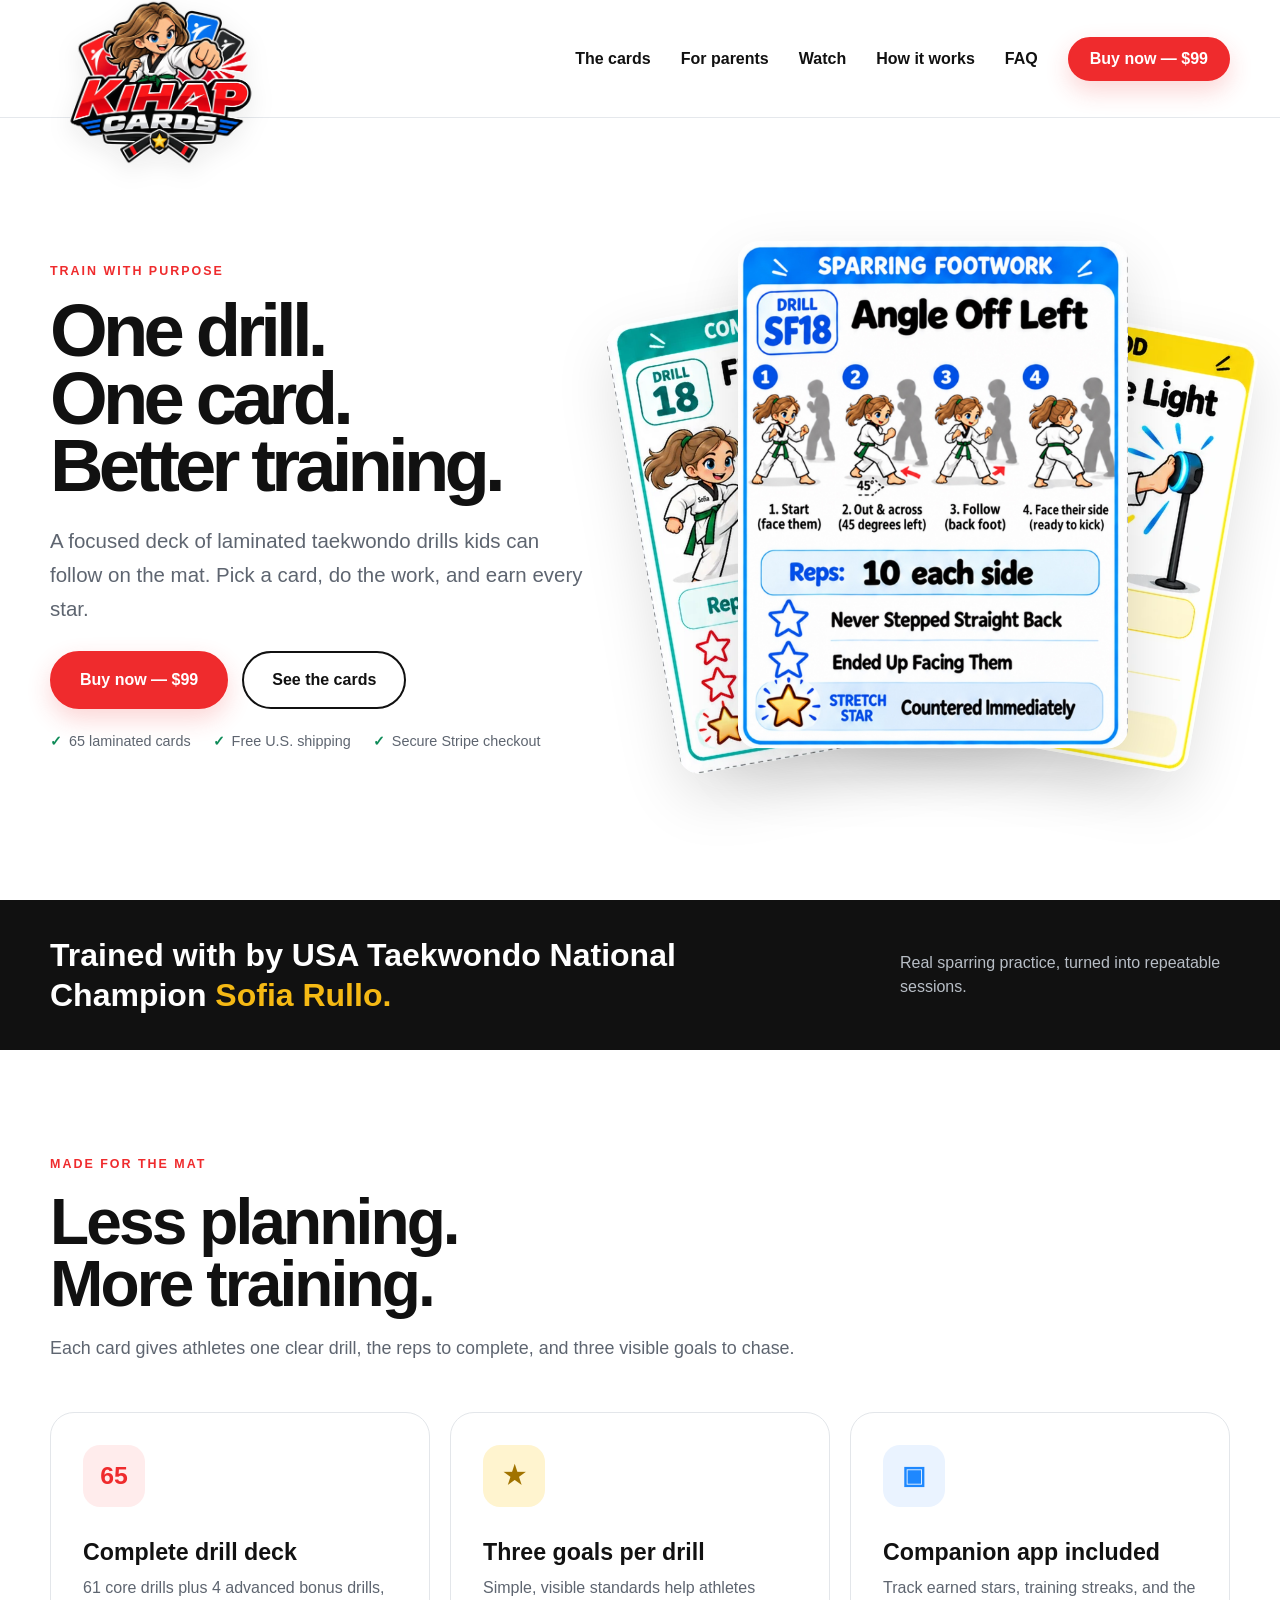
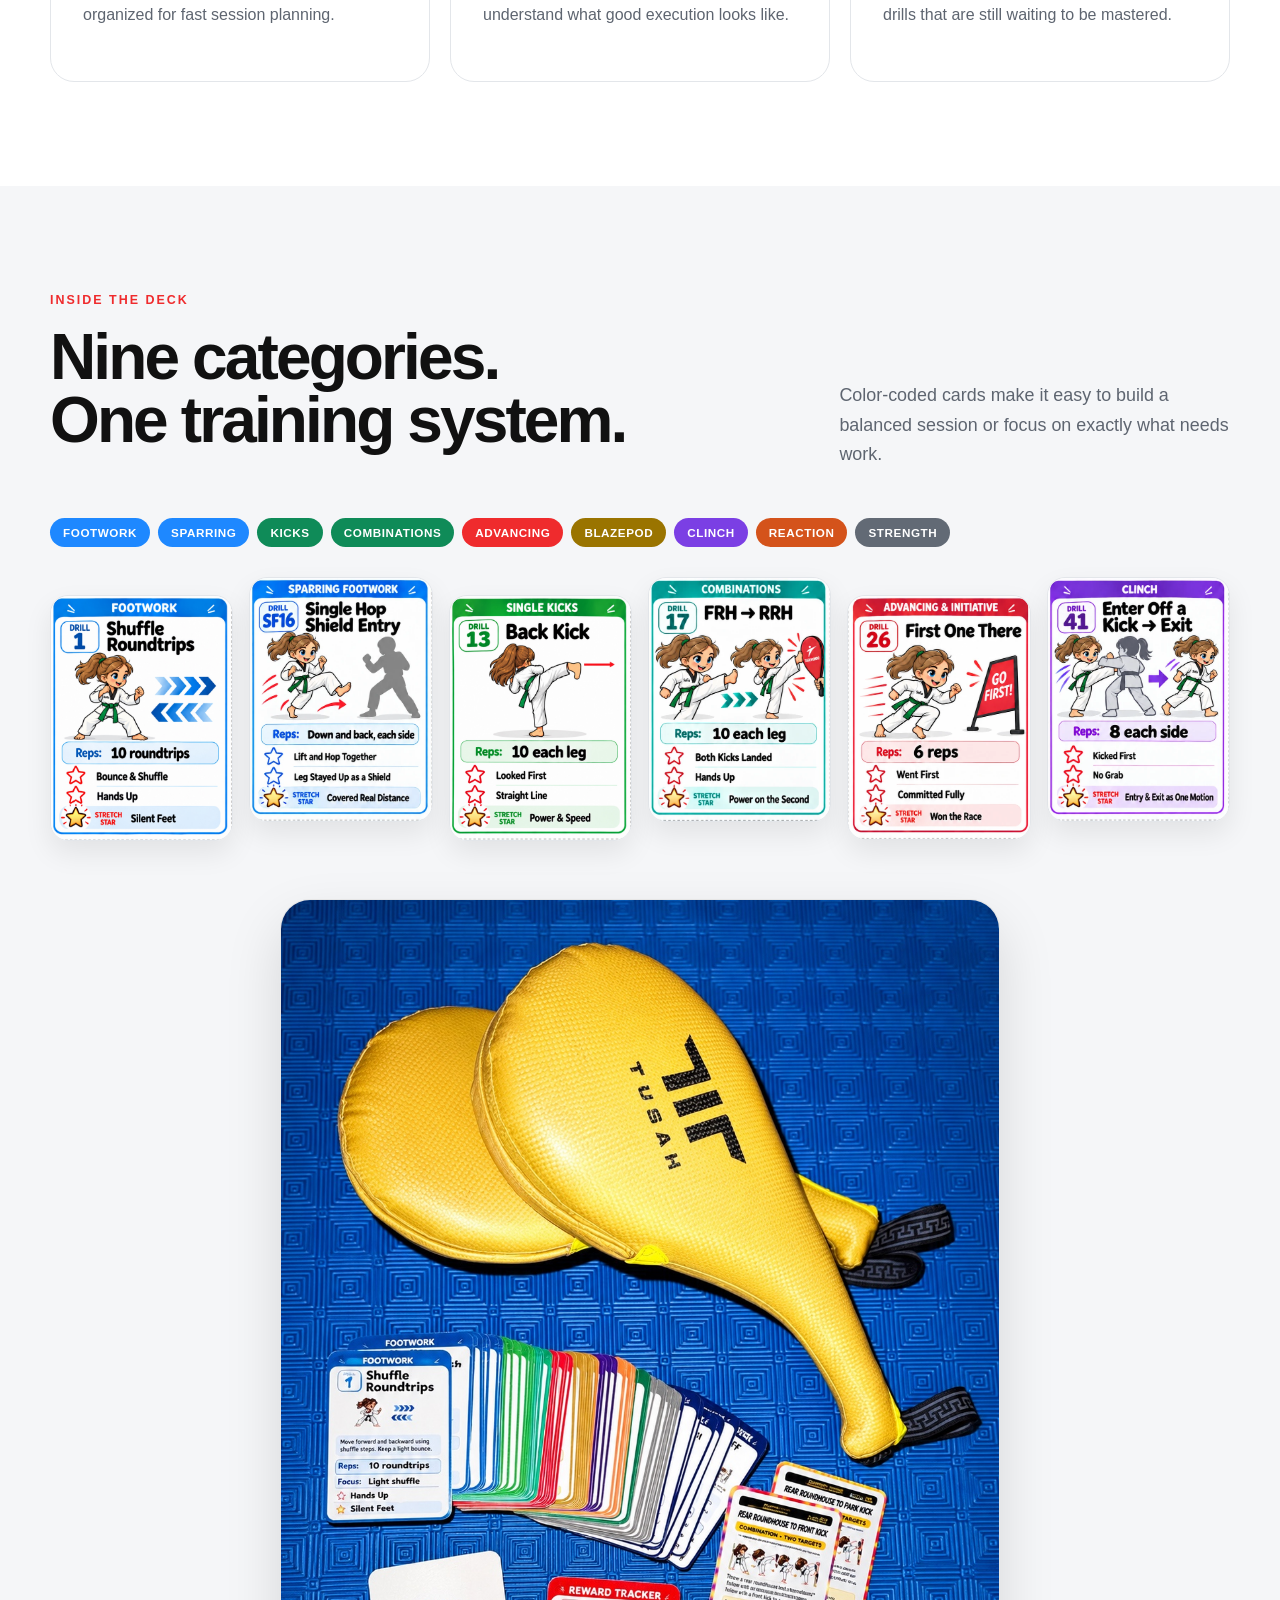
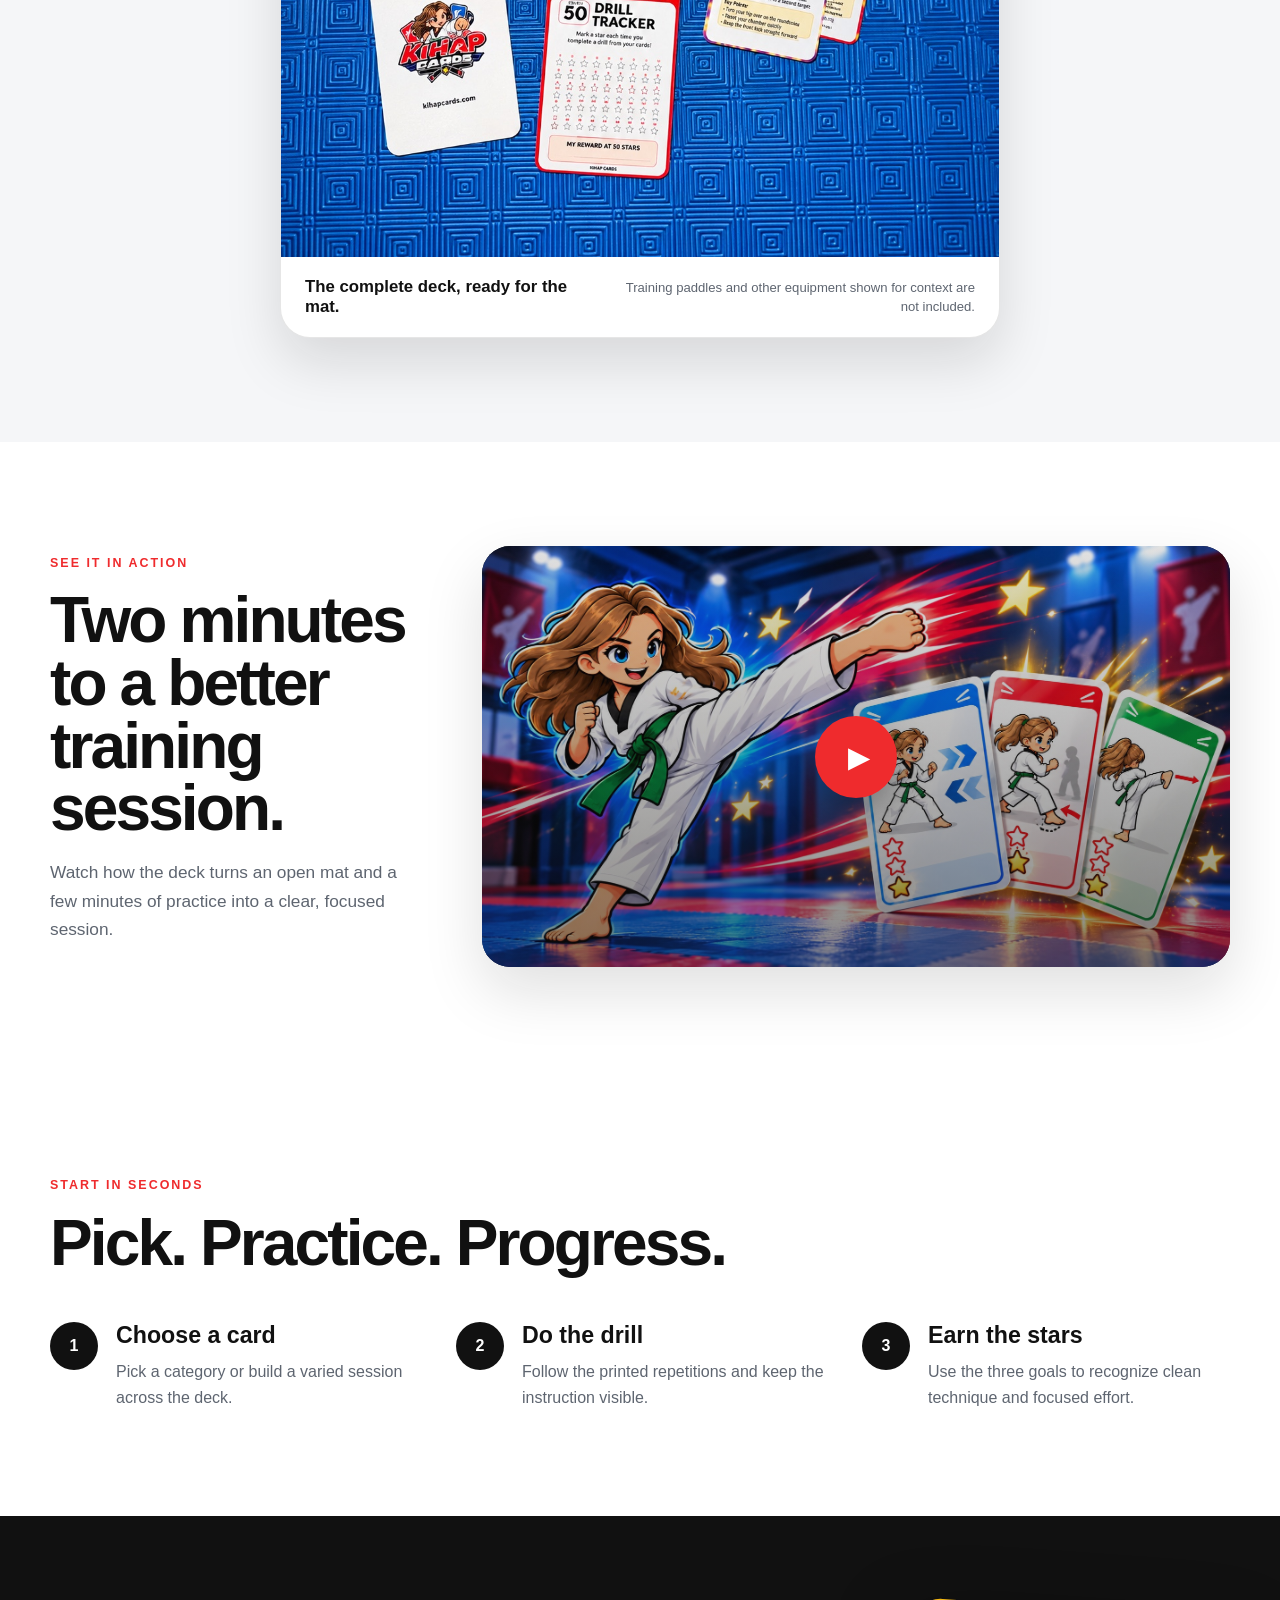
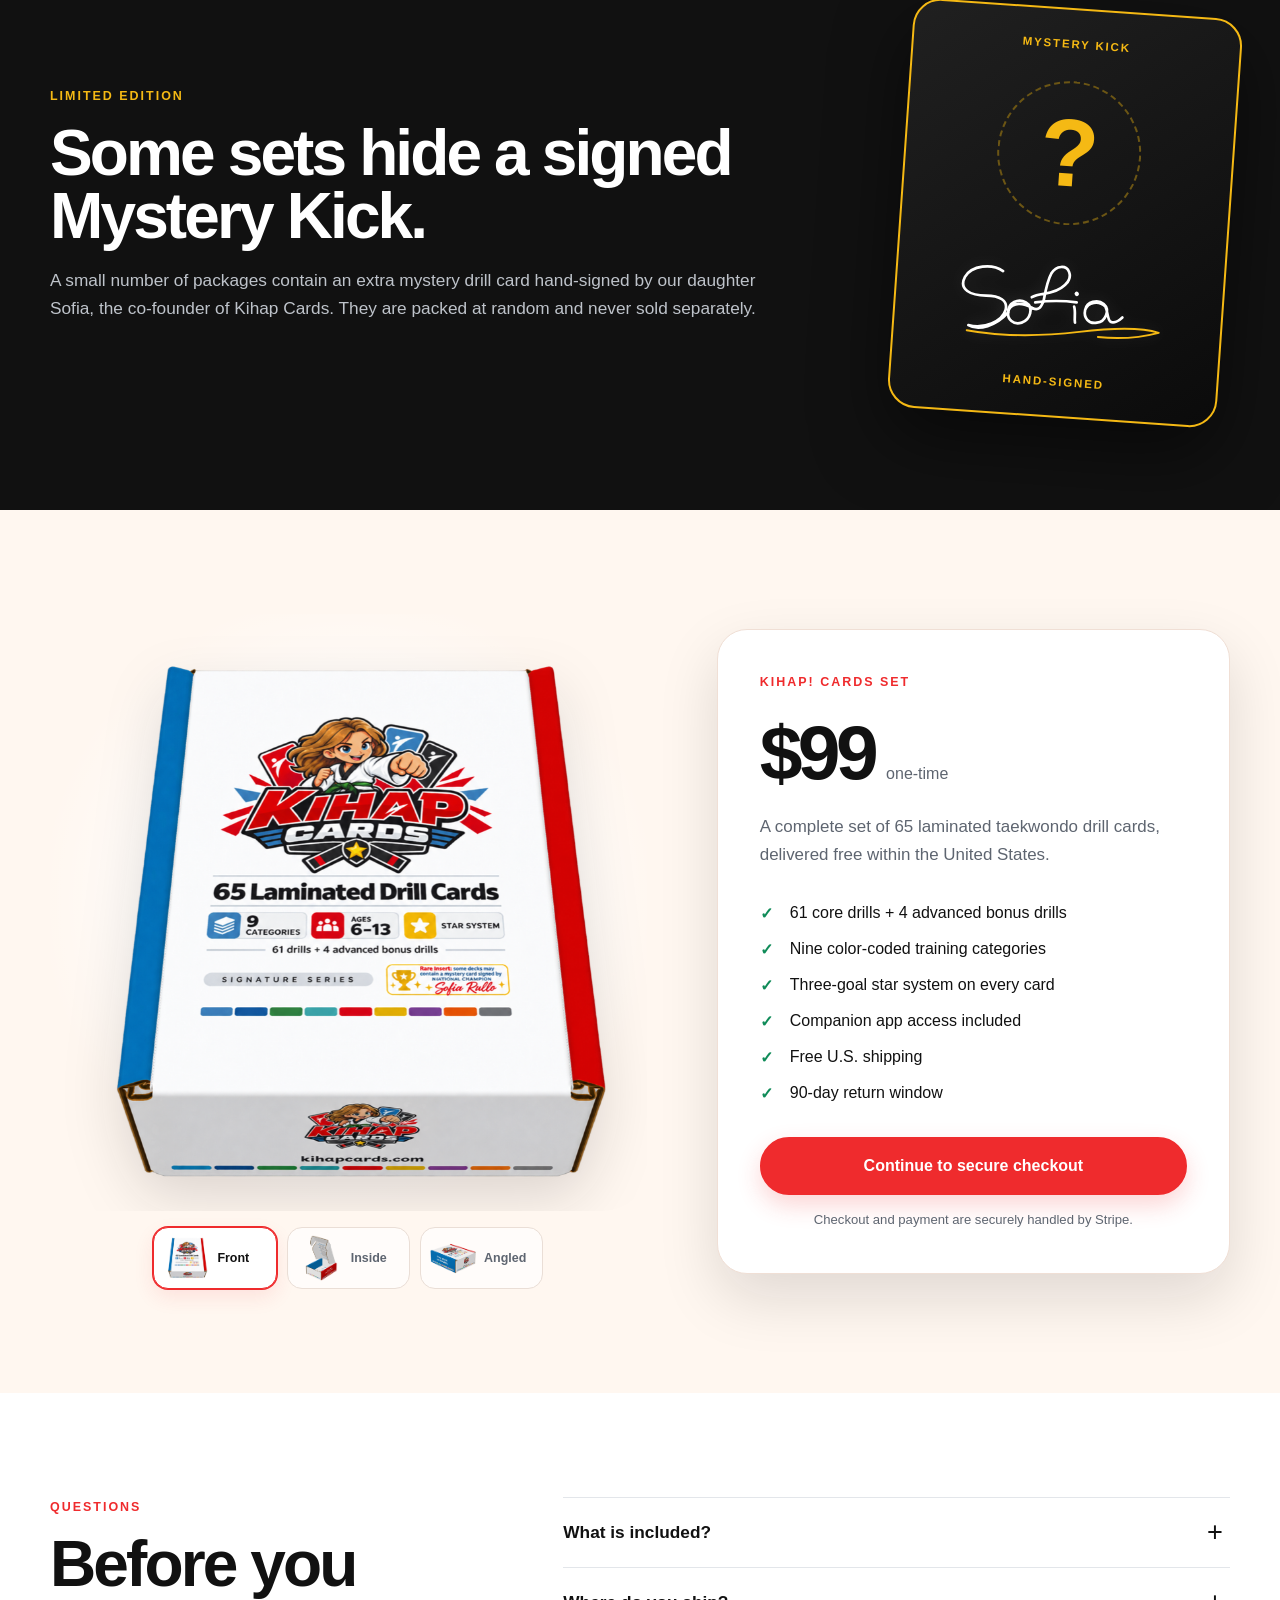
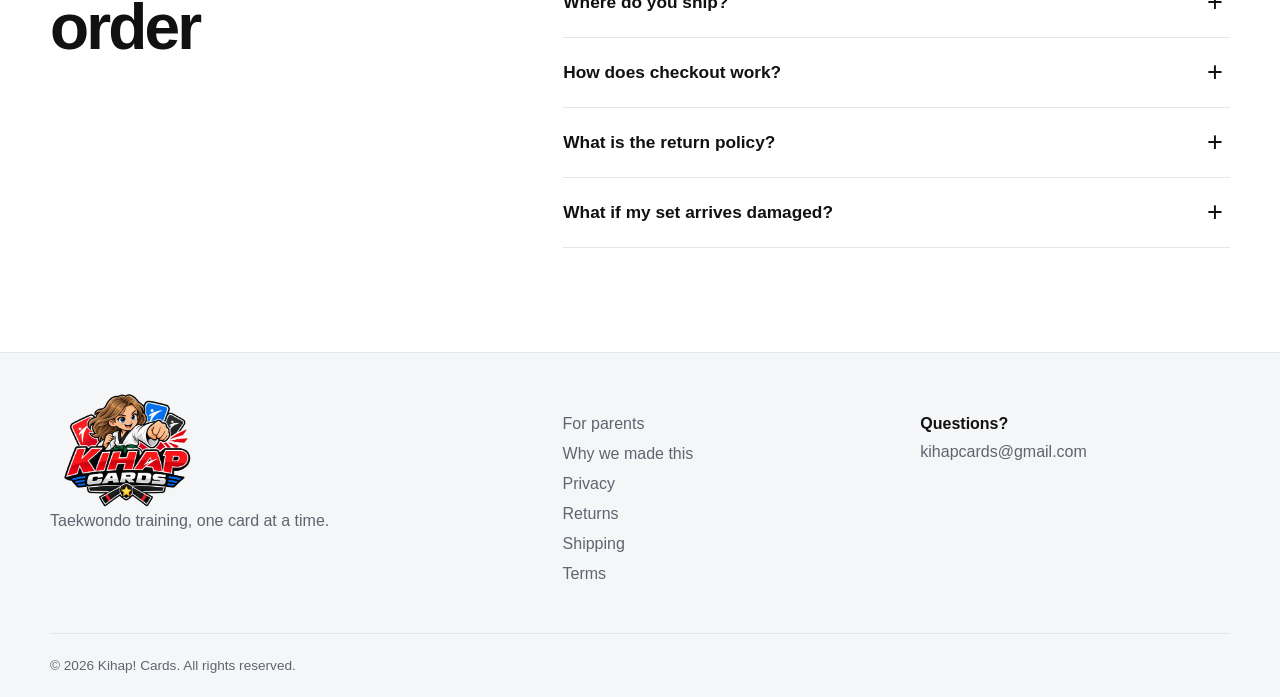
<file: index.html>
<!doctype html>
<html lang="en">
<head>
  <meta charset="utf-8">
  <meta name="viewport" content="width=device-width, initial-scale=1">
  <title>Kihap! Cards — Taekwondo training, one card at a time</title>
  <meta name="description" content="65 laminated taekwondo drill cards for focused, repeatable training. One set, secure Stripe checkout, free U.S. shipping.">
  <meta name="theme-color" content="#ef2b2d">
  <meta name="msapplication-TileColor" content="#ef2b2d">
  <meta name="msapplication-config" content="/browserconfig.xml">
  <meta property="og:title" content="Kihap! Cards">
  <meta property="og:description" content="Taekwondo training, one card at a time.">
  <meta property="og:type" content="website">
  <meta property="og:image" content="/assets/video-poster-v2.jpg">
  <link rel="icon" href="/favicon.ico" sizes="any">
  <link rel="icon" type="image/png" sizes="32x32" href="/favicon-32x32.png">
  <link rel="apple-touch-icon" sizes="180x180" href="/apple-touch-icon.png">
  <link rel="manifest" href="/site.webmanifest">
  <link rel="stylesheet" href="/styles.css?v=hard-flash-photo-1">
  <script defer src="/site.js?v=box-gallery-1"></script>
</head>
<body>
  <a class="skip-link" href="#main">Skip to content</a>

  <header class="site-header">
    <div class="shell header-inner">
      <a class="brand" href="#top" aria-label="Kihap Cards home">
        <img src="/assets/logo.webp" alt="Kihap! Cards" width="900" height="714">
      </a>
      <button class="menu-button" type="button" aria-expanded="false" aria-controls="site-nav">
        <span></span><span></span><span></span><span class="sr-only">Menu</span>
      </button>
      <nav id="site-nav" class="site-nav" aria-label="Primary navigation">
        <a href="#cards">The cards</a>
        <a href="/for-parents.html">For parents</a>
        <a href="#video">Watch</a>
        <a href="#how">How it works</a>
        <a href="#faq">FAQ</a>
        <a class="button button-small" data-checkout href="#buy">Buy now — $99</a>
      </nav>
    </div>
  </header>

  <main id="main">
    <section id="top" class="hero shell">
      <div class="hero-copy">
        <p class="eyebrow">Train with purpose</p>
        <h1>One drill.<br>One card.<br>Better training.</h1>
        <p class="lede">A focused deck of laminated taekwondo drills kids can follow on the mat. Pick a card, do the work, and earn every star.</p>
        <div class="hero-actions">
          <a class="button" data-checkout href="#buy">Buy now — $99</a>
          <a class="button button-secondary" href="#cards">See the cards</a>
        </div>
        <ul class="trust-list" aria-label="Purchase highlights">
          <li>65 laminated cards</li>
          <li>Free U.S. shipping</li>
          <li>Secure Stripe checkout</li>
        </ul>
      </div>
      <div class="hero-art" aria-label="A selection of Kihap Cards">
        <img class="hero-card hero-card-left" src="/assets/card-frh-backkick.webp" alt="Combination drill card" width="513" height="687">
        <img class="hero-card hero-card-center" src="/assets/card-sf18-v2.jpg" alt="Angle Off Left sparring footwork card" width="1100" height="1430">
        <img class="hero-card hero-card-right" src="/assets/card-blazepod.webp" alt="Kick the Light BlazePod drill card" width="510" height="653">
      </div>
    </section>

    <section class="champion-band">
      <div class="shell champion-inner">
        <p>Trained with by USA Taekwondo National Champion <strong>Sofia Rullo.</strong></p>
        <span>Real sparring practice, turned into repeatable sessions.</span>
      </div>
    </section>

    <section class="section shell" aria-labelledby="why-title">
      <div class="section-heading">
        <p class="eyebrow">Made for the mat</p>
        <h2 id="why-title">Less planning.<br>More training.</h2>
        <p>Each card gives athletes one clear drill, the reps to complete, and three visible goals to chase.</p>
      </div>
      <div class="feature-grid">
        <article class="feature-card"><span class="feature-number">65</span><h3>Complete drill deck</h3><p>61 core drills plus 4 advanced bonus drills, organized for fast session planning.</p></article>
        <article class="feature-card feature-card-yellow"><span class="feature-icon" aria-hidden="true">★</span><h3>Three goals per drill</h3><p>Simple, visible standards help athletes understand what good execution looks like.</p></article>
        <article class="feature-card feature-card-blue"><span class="feature-icon" aria-hidden="true">▣</span><h3>Companion app included</h3><p>Track earned stars, training streaks, and the drills that are still waiting to be mastered.</p></article>
      </div>
    </section>

    <section id="cards" class="section cards-section">
      <div class="shell">
        <div class="section-heading section-heading-wide">
          <div><p class="eyebrow">Inside the deck</p><h2>Nine categories.<br>One training system.</h2></div>
          <p>Color-coded cards make it easy to build a balanced session or focus on exactly what needs work.</p>
        </div>
        <div class="category-row" aria-label="Card categories">
          <span>Footwork</span><span>Sparring</span><span>Kicks</span><span>Combinations</span><span>Advancing</span><span>BlazePod</span><span>Clinch</span><span>Reaction</span><span>Strength</span>
        </div>
        <div class="card-gallery">
          <img src="/assets/card-footwork-v2.jpg" alt="Shuffle Roundtrips footwork card" width="1080" height="1456" loading="lazy">
          <img src="/assets/card-sf16.webp" alt="Single Hop Shield Entry sparring footwork card" loading="lazy">
          <img src="/assets/card-kicks-v2.jpg" alt="Back Kick card" width="1080" height="1456" loading="lazy">
          <img src="/assets/card-combos.webp" alt="Roundhouse combination card" loading="lazy">
          <img src="/assets/card-advancing.webp" alt="First One There advancing card" loading="lazy">
          <img src="/assets/card-clinch.webp" alt="Enter Off a Kick clinch card" loading="lazy">
        </div>
        <figure class="real-photo-proof">
          <picture>
            <source media="(max-width: 720px)" srcset="/assets/real-deck-hard-flash-portrait-720.jpg">
            <img src="/assets/real-deck-hard-flash-portrait-1086.jpg" alt="A portrait hard-flash photograph of a thick stack of color-coded Kihap drill cards, a reward tracker, and a logo card on a blue taekwondo mat beside two yellow training paddles" width="1086" height="1448" loading="lazy" decoding="async">
          </picture>
          <figcaption>
            <strong>The complete deck, ready for the mat.</strong>
            <span>Training paddles and other equipment shown for context are not included.</span>
          </figcaption>
        </figure>
      </div>
    </section>

    <section id="video" class="section video-section">
      <div class="shell video-grid">
        <div>
          <p class="eyebrow">See it in action</p>
          <h2>Two minutes to a better training session.</h2>
          <p>Watch how the deck turns an open mat and a few minutes of practice into a clear, focused session.</p>
        </div>
        <div class="video-placeholder" data-video-placeholder>
          <img src="/assets/video-poster-v2.jpg" alt="A young taekwondo athlete kicking beside a fan of colorful Kihap drill cards" width="1672" height="941" loading="lazy" decoding="async">
          <div class="video-shade"></div>
          <button class="play-button" type="button" data-video-play aria-label="Play the Kihap Cards explainer video">
            <span aria-hidden="true">▶</span>
          </button>
          <p data-video-message>Watch the two-minute Kihap Cards explainer.</p>
        </div>
      </div>
    </section>

    <section id="how" class="section shell" aria-labelledby="how-title">
      <div class="section-heading"><p class="eyebrow">Start in seconds</p><h2 id="how-title">Pick. Practice. Progress.</h2></div>
      <ol class="steps">
        <li><span>1</span><div><h3>Choose a card</h3><p>Pick a category or build a varied session across the deck.</p></div></li>
        <li><span>2</span><div><h3>Do the drill</h3><p>Follow the printed repetitions and keep the instruction visible.</p></div></li>
        <li><span>3</span><div><h3>Earn the stars</h3><p>Use the three goals to recognize clean technique and focused effort.</p></div></li>
      </ol>
    </section>

    <section class="mystery-section">
      <div class="shell mystery-inner">
        <div><p class="eyebrow eyebrow-gold">Limited edition</p><h2>Some sets hide a signed Mystery Kick.</h2><p>A small number of packages contain an extra mystery drill card hand-signed by our daughter Sofia, the co-founder of Kihap Cards. They are packed at random and never sold separately.</p></div>
        <div class="mystery-card" aria-label="Mystery Kick signed card illustration">
          <span>Mystery Kick</span>
          <strong>?</strong>
          <svg class="sofia-signature" data-signature viewBox="0 0 260 105" aria-hidden="true" focusable="false">
            <path class="signature-stroke signature-stroke-1" pathLength="1" d="M64 18C51 9 27 11 19 25C11 40 26 47 44 47C60 47 70 53 67 64C63 78 41 87 23 82C35 89 56 83 70 67"/>
            <path class="signature-stroke signature-stroke-2" pathLength="1" d="M70 67C70 55 82 50 91 55C101 61 96 76 86 79C76 82 69 75 70 67C71 57 83 53 99 62"/>
            <path class="signature-stroke signature-stroke-3" pathLength="1" d="M99 62C106 65 109 61 112 53C114 42 116 30 121 21C127 11 139 11 142 19C146 29 135 42 112 45C104 46 101 47 98 49"/>
            <path class="signature-stroke signature-stroke-4" pathLength="1" d="M102 55C118 53 136 53 151 55"/>
            <path class="signature-stroke signature-stroke-5" pathLength="1" d="M148 60C150 66 148 73 149 79"/>
            <path class="signature-stroke signature-stroke-6 signature-dot" pathLength="1" d="M151 45L151.2 45.2"/>
            <path class="signature-stroke signature-stroke-7" pathLength="1" d="M161 64C163 54 176 51 183 57C191 64 185 78 175 79C165 81 159 73 161 64C164 55 177 52 185 60C188 66 187 75 191 78C195 80 201 77 205 73"/>
            <path class="signature-stroke signature-stroke-8 signature-flourish" pathLength="1" d="M21 88C64 96 111 95 154 90C195 85 229 85 248 91C229 96 205 99 176 96"/>
          </svg>
          <small>Hand-signed</small>
        </div>
      </div>
    </section>

    <section id="buy" class="section buy-section">
      <div class="shell buy-grid">
        <div class="box-gallery" data-box-gallery role="region" aria-roledescription="carousel" aria-label="Kihap Cards box views" tabindex="0">
          <div class="box-gallery-stage" data-box-stage>
            <div class="box-gallery-track">
              <figure class="box-gallery-slide is-active" data-box-slide role="group" aria-roledescription="slide" aria-label="1 of 3 — Front view" aria-hidden="false">
                <img src="/assets/box-render-front-cutout.png" alt="Kihap Cards box, front view" width="868" height="900" loading="lazy">
              </figure>
              <figure class="box-gallery-slide" data-box-slide role="group" aria-roledescription="slide" aria-label="2 of 3 — Inside the box" aria-hidden="true">
                <img src="/assets/box-render-open-cutout.png" alt="Kihap Cards box opened to show the inside" width="711" height="900" loading="lazy">
              </figure>
              <figure class="box-gallery-slide" data-box-slide role="group" aria-roledescription="slide" aria-label="3 of 3 — Angled view" aria-hidden="true">
                <img src="/assets/box-render-angled-cutout.png" alt="Kihap Cards box, angled view" width="900" height="700" loading="lazy">
              </figure>
            </div>
          </div>
          <div class="box-gallery-controls" aria-label="Choose a box view">
            <button class="box-gallery-button is-active" type="button" data-box-index="0" aria-label="Show front view" aria-current="true">
              <img src="/assets/box-render-front-cutout.png" alt="" width="868" height="900" loading="lazy">
              <span>Front</span>
            </button>
            <button class="box-gallery-button" type="button" data-box-index="1" aria-label="Show inside the box" aria-current="false">
              <img src="/assets/box-render-open-cutout.png" alt="" width="711" height="900" loading="lazy">
              <span>Inside</span>
            </button>
            <button class="box-gallery-button" type="button" data-box-index="2" aria-label="Show angled view" aria-current="false">
              <img src="/assets/box-render-angled-cutout.png" alt="" width="900" height="700" loading="lazy">
              <span>Angled</span>
            </button>
          </div>
        </div>
        <div class="buy-card">
          <p class="eyebrow">Kihap! Cards set</p>
          <div class="price"><strong>$99</strong><span>one-time</span></div>
          <p class="buy-summary">A complete set of 65 laminated taekwondo drill cards, delivered free within the United States.</p>
          <ul class="check-list"><li>61 core drills + 4 advanced bonus drills</li><li>Nine color-coded training categories</li><li>Three-goal star system on every card</li><li>Companion app access included</li><li>Free U.S. shipping</li><li>90-day return window</li></ul>
          <a class="button button-block" data-checkout href="#buy">Continue to secure checkout</a>
          <p class="checkout-note">Checkout and payment are securely handled by Stripe.</p>
          <p class="test-notice" data-test-notice hidden><strong>Preview mode:</strong> Stripe is currently using a test checkout. No real payment will be processed.</p>
          <noscript><p class="test-notice">JavaScript is required to open checkout.</p></noscript>
        </div>
      </div>
    </section>

    <section id="faq" class="section shell faq-section" aria-labelledby="faq-title">
      <div class="section-heading"><p class="eyebrow">Questions</p><h2 id="faq-title">Before you order</h2></div>
      <div class="faq-list">
        <details><summary>What is included?</summary><p>One set includes 61 core drill cards and 4 advanced bonus drill cards across nine training categories. Training paddles and other equipment shown in photographs are not included.</p></details>
        <details><summary>Where do you ship?</summary><p>Checkout is currently configured for United States shipping only. Shipping is included in the $99 price.</p></details>
        <details><summary>How does checkout work?</summary><p>Select Buy Now and you will continue to a secure checkout hosted by Stripe. Kihap! Cards never receives your full payment-card number.</p></details>
        <details><summary>What is the return policy?</summary><p>You may request a return within 90 days after delivery. Sets must be unused or lightly used and complete. The buyer pays return shipping unless the order arrived damaged, defective, or incorrect. See the full <a href="/returns.html">return policy</a>.</p></details>
        <details><summary>What if my set arrives damaged?</summary><p>Email <a href="mailto:kihapcards@gmail.com">kihapcards@gmail.com</a> with your order email and photos of the package so we can make it right.</p></details>
      </div>
    </section>
  </main>

  <footer class="site-footer">
    <div class="shell footer-grid">
      <div><img src="/assets/logo.webp" alt="Kihap! Cards" width="900" height="714"><p>Taekwondo training, one card at a time.</p></div>
      <nav aria-label="Site links"><a href="/for-parents.html">For parents</a><a href="/why-we-made-this.html">Why we made this</a><a href="/privacy.html">Privacy</a><a href="/returns.html">Returns</a><a href="/shipping.html">Shipping</a><a href="/terms.html">Terms</a></nav>
      <div class="footer-contact"><strong>Questions?</strong><a href="mailto:kihapcards@gmail.com">kihapcards@gmail.com</a></div>
    </div>
    <div class="shell footer-bottom">© <span data-year>2026</span> Kihap! Cards. All rights reserved.</div>
  </footer>
</body>
</html>
</file>
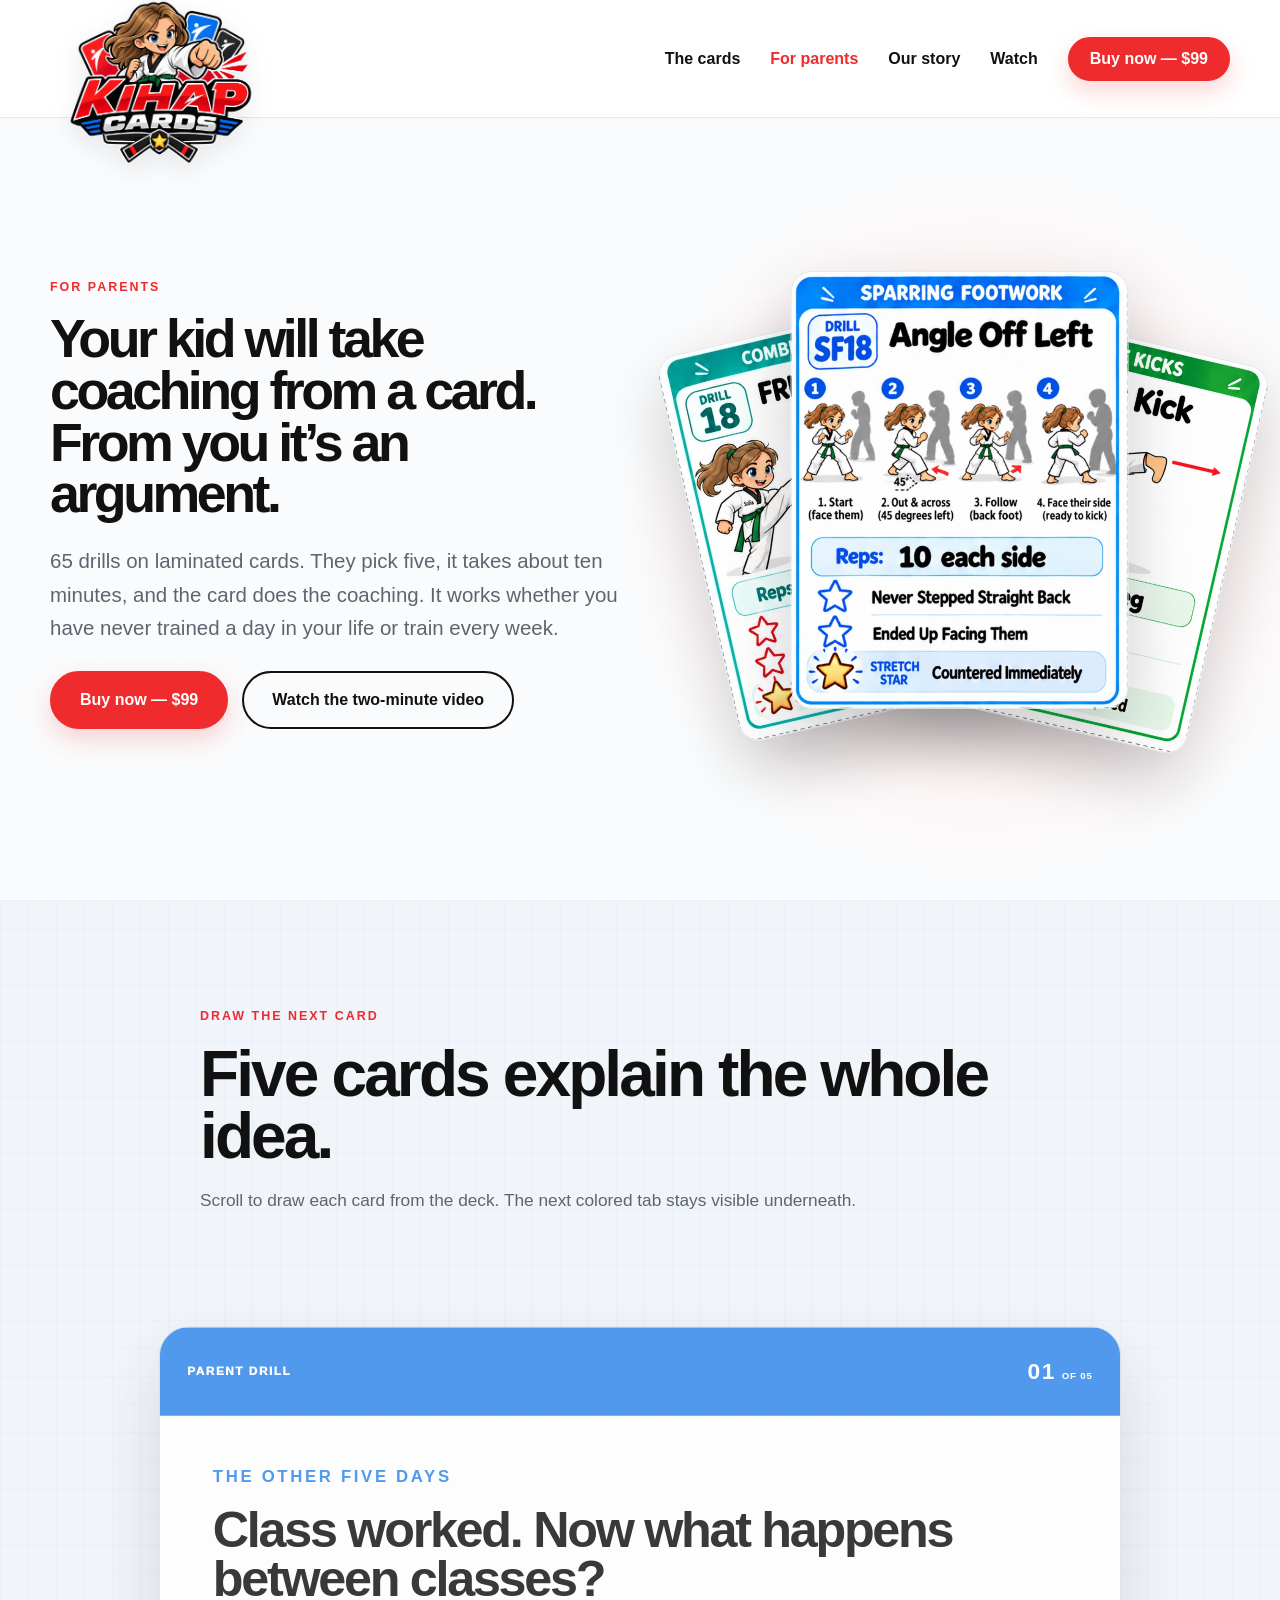
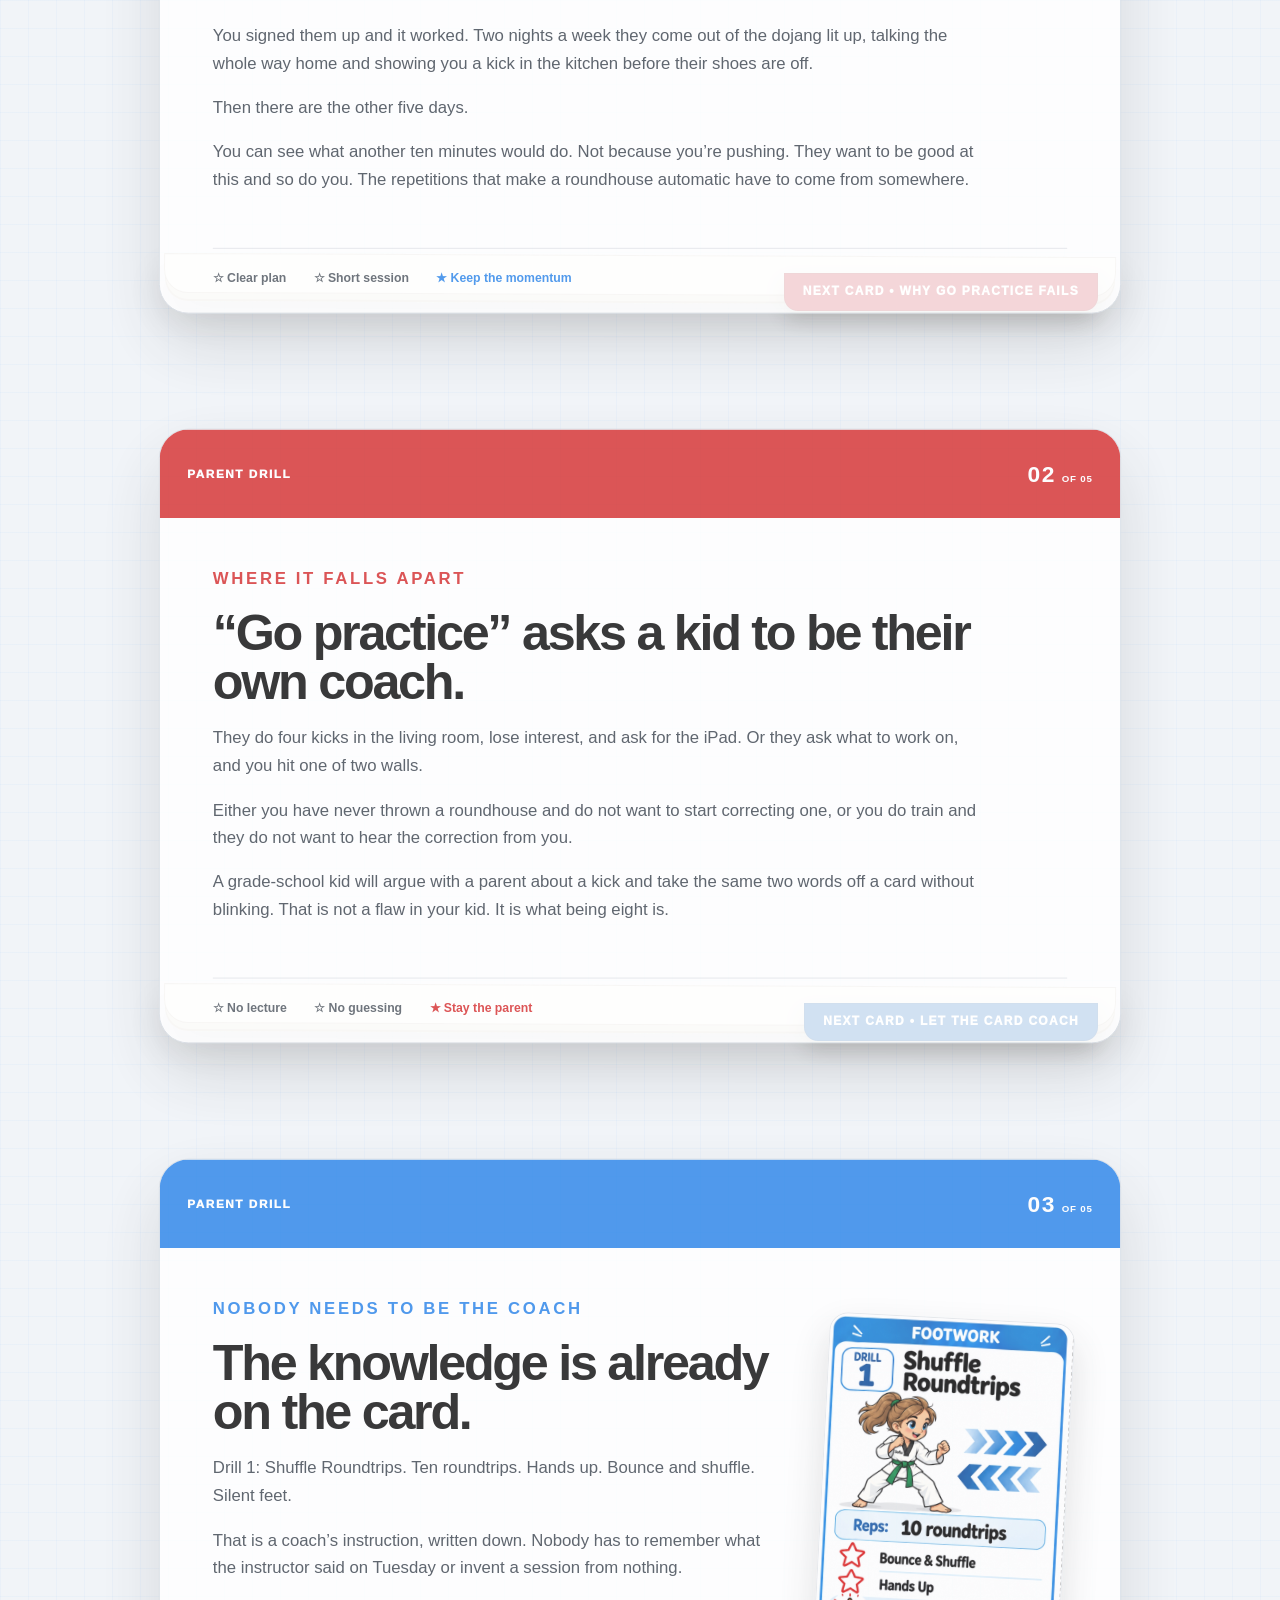
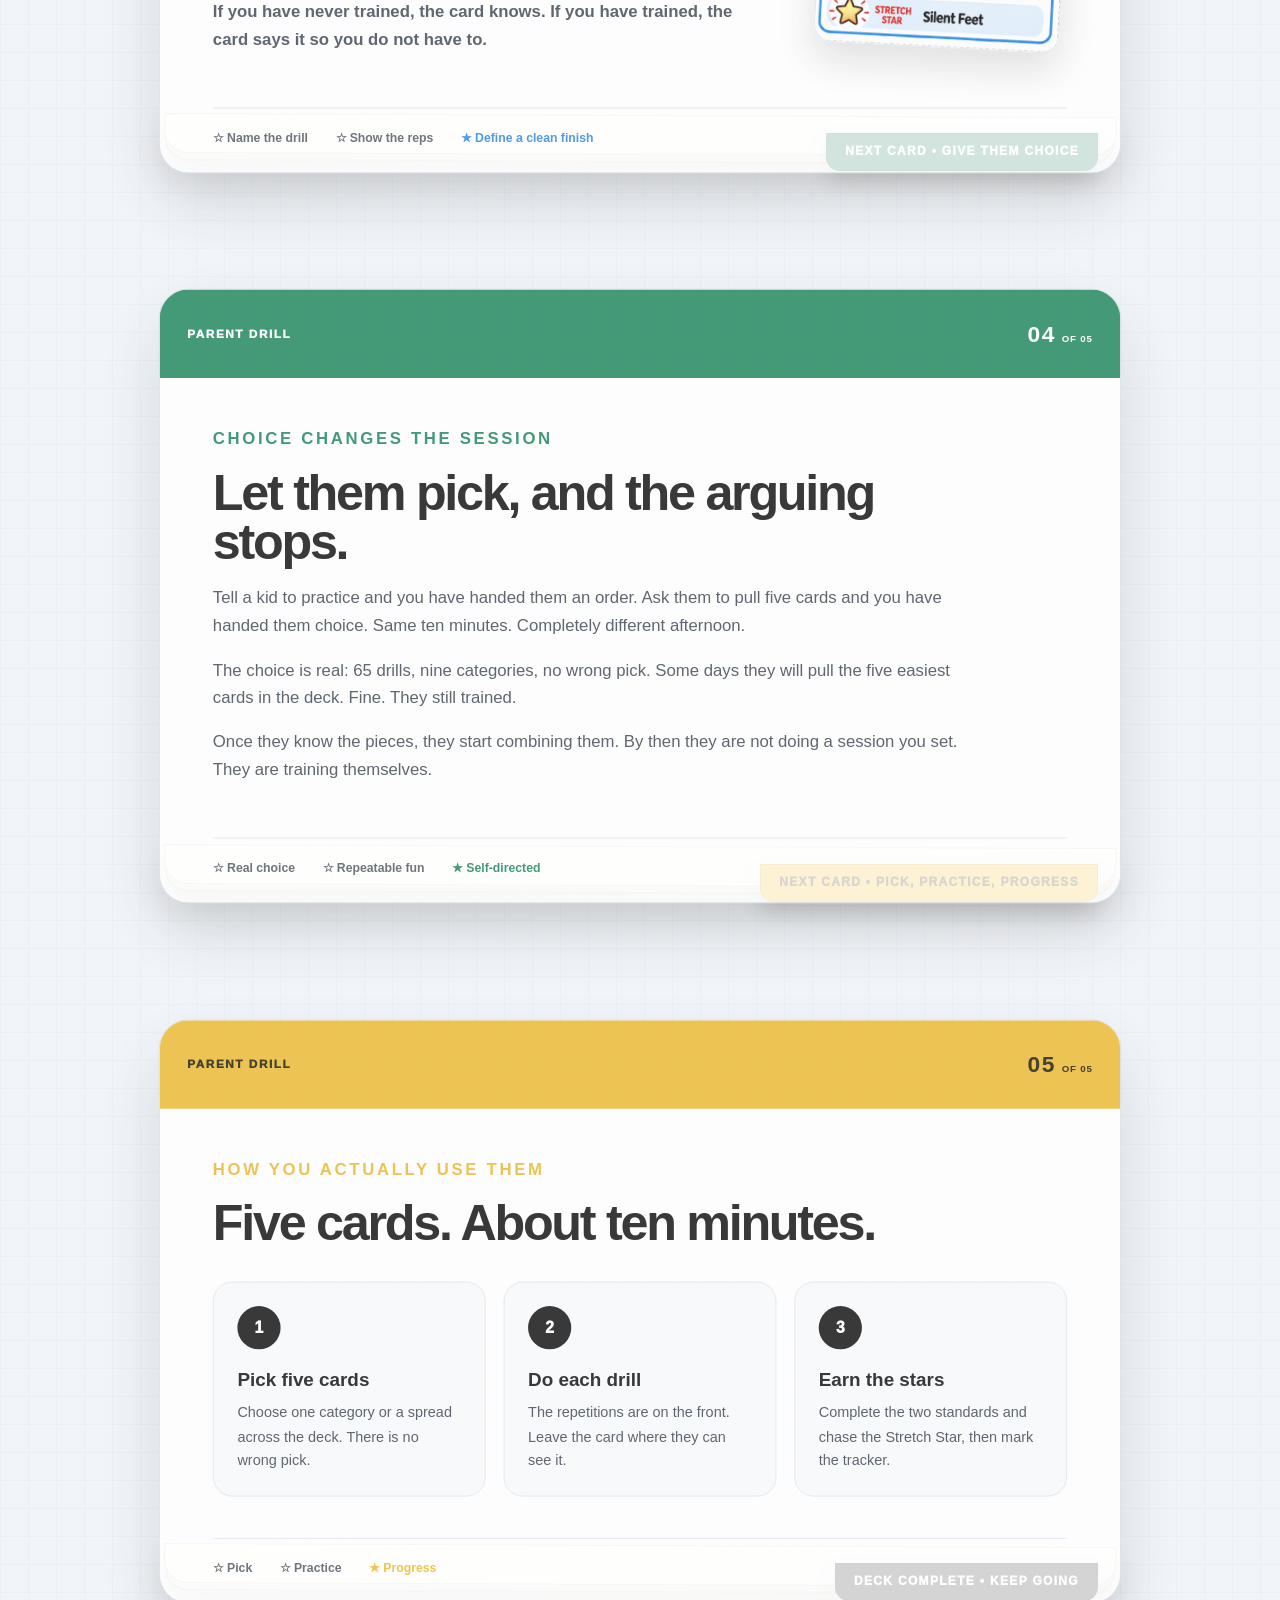
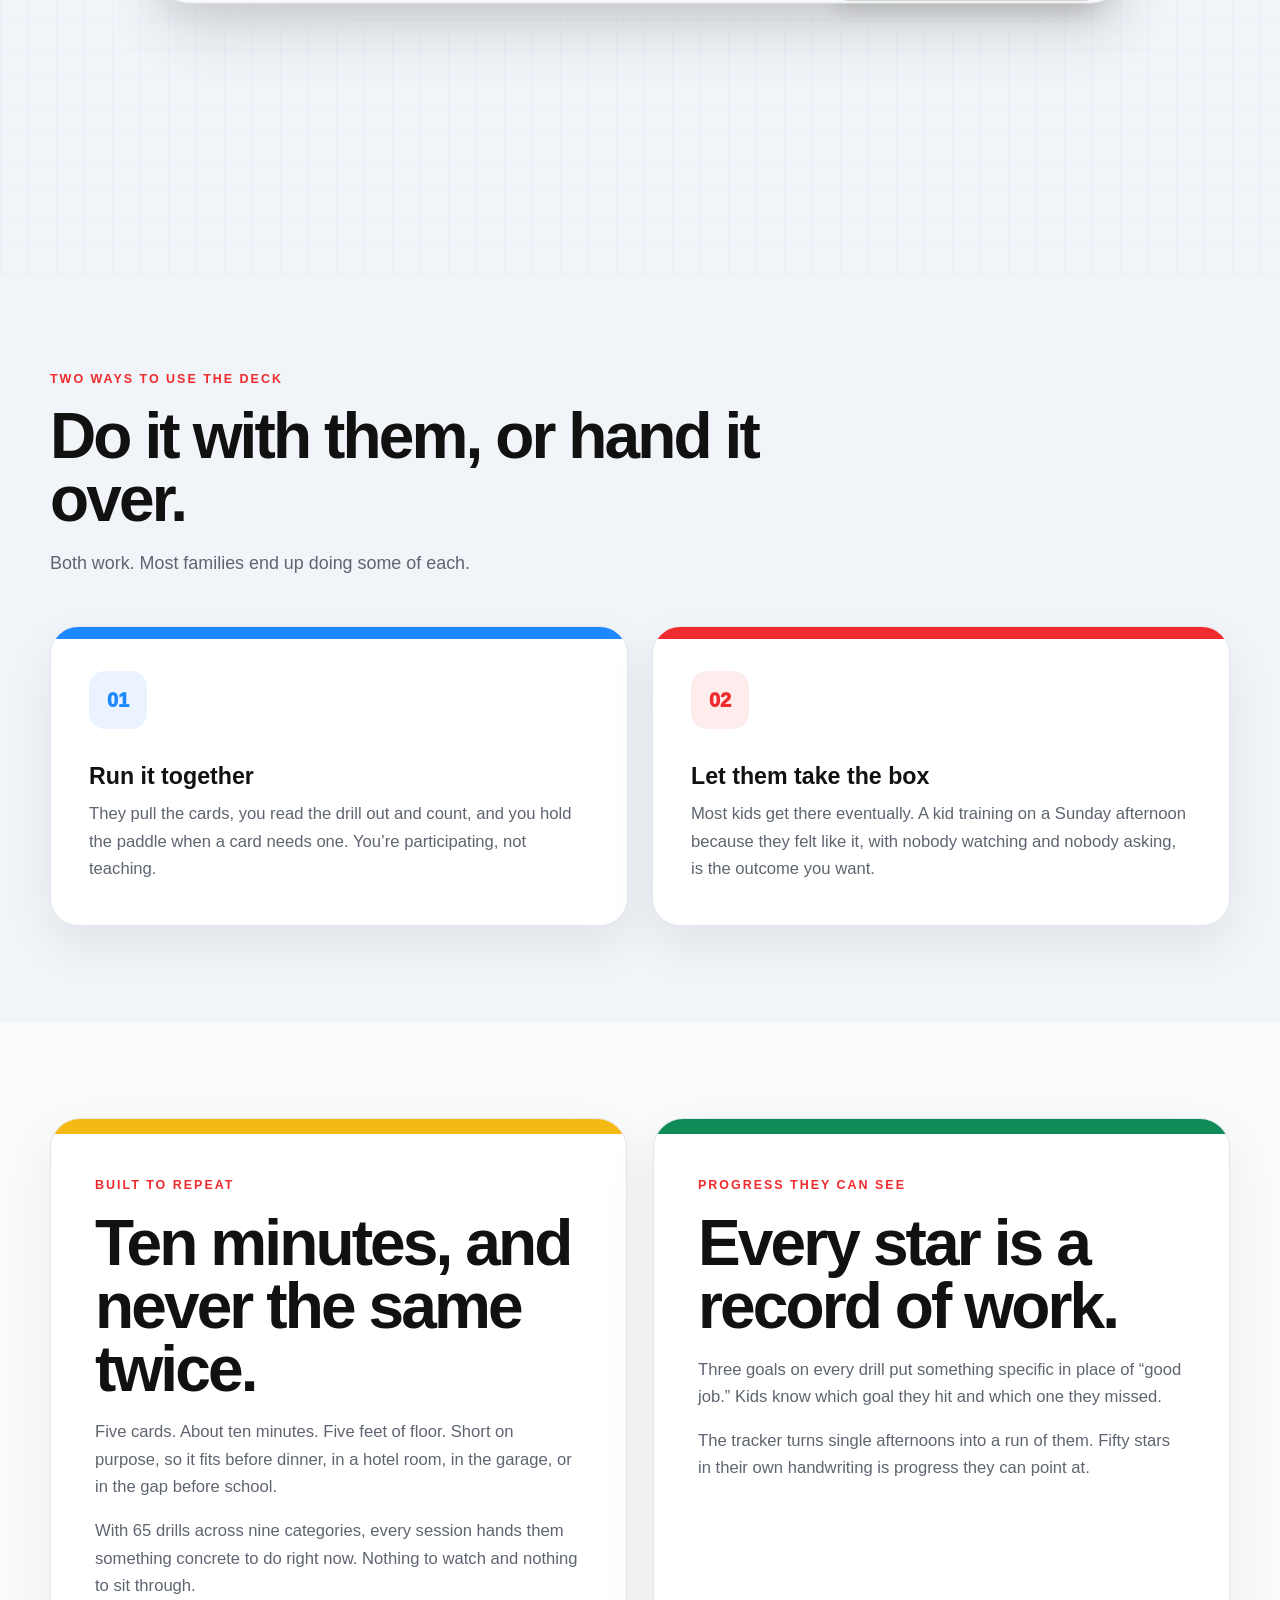
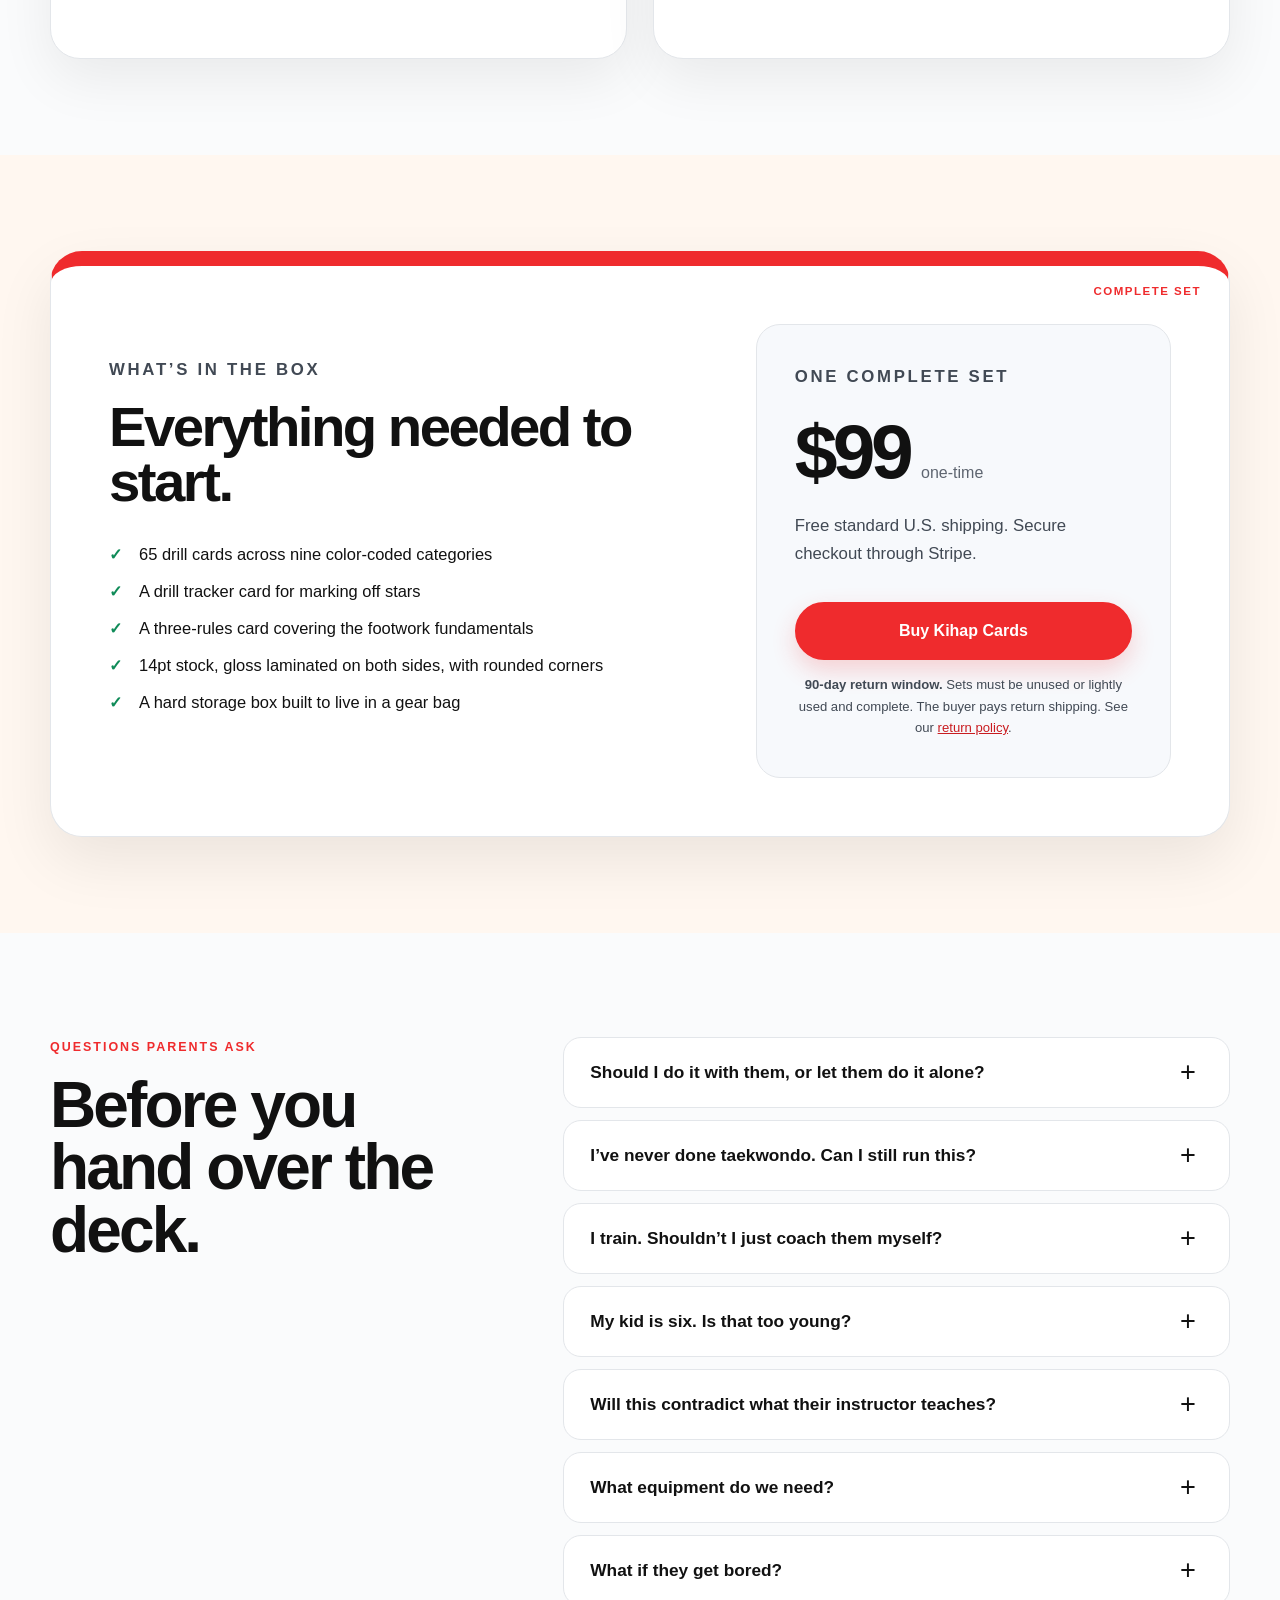
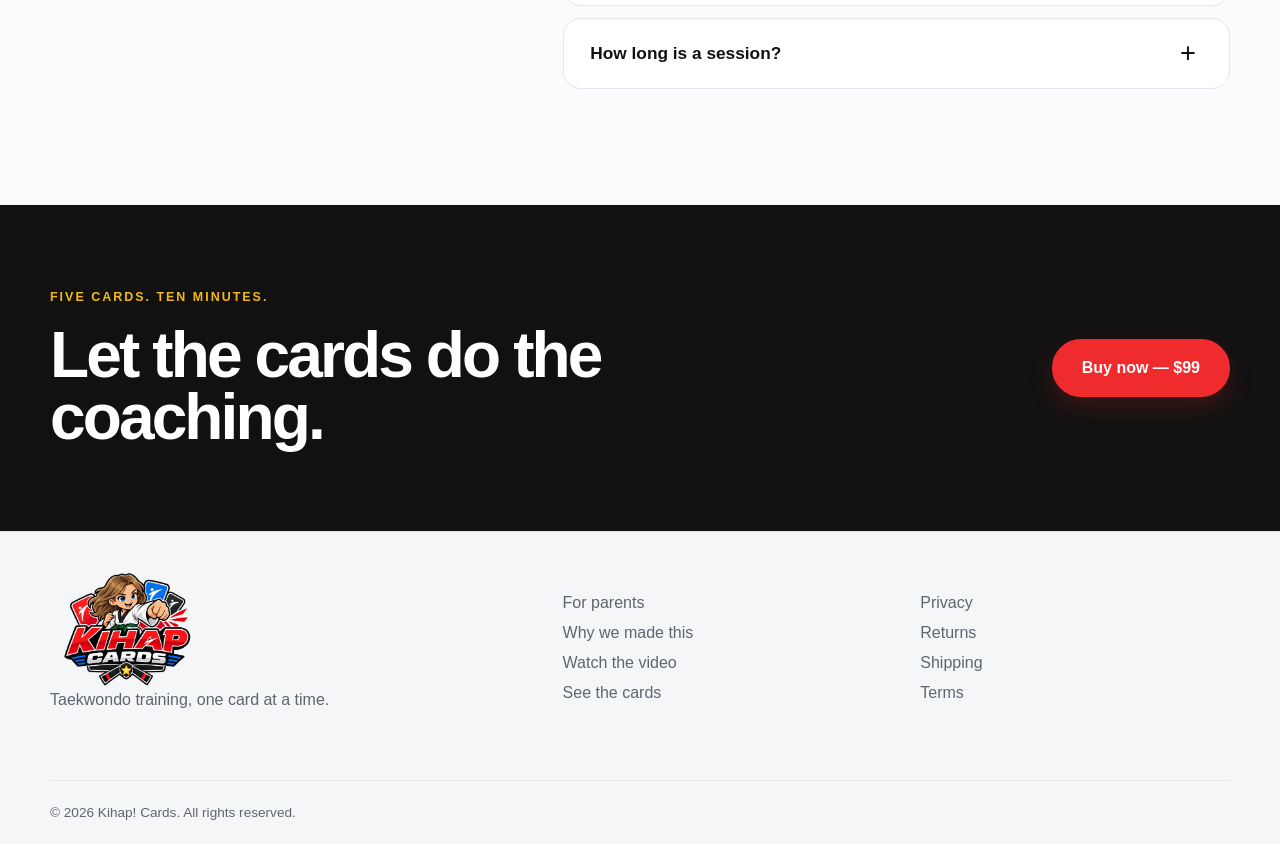
<file: for-parents.html>
<!doctype html>
<html lang="en">
<head>
  <meta charset="utf-8">
  <meta name="viewport" content="width=device-width, initial-scale=1">
  <title>For Parents — Kihap! Cards</title>
  <meta name="description" content="How Kihap Cards helps kids practice taekwondo at home without turning parents into coaches.">
  <meta name="theme-color" content="#ef2b2d">
  <meta property="og:title" content="Kihap! Cards for parents">
  <meta property="og:description" content="Five cards. About ten minutes. The cards do the coaching.">
  <meta property="og:type" content="website">
  <meta property="og:image" content="/assets/video-poster-v2.jpg">
  <link rel="icon" href="/favicon.ico" sizes="any">
  <link rel="stylesheet" href="/styles.css">
  <script defer src="/site.js"></script>
</head>
<body class="content-page">
  <a class="skip-link" href="#main">Skip to content</a>

  <header class="site-header">
    <div class="shell header-inner">
      <a class="brand" href="/" aria-label="Kihap Cards home">
        <img src="/assets/logo.webp" alt="Kihap! Cards" width="900" height="714">
      </a>
      <button class="menu-button" type="button" aria-expanded="false" aria-controls="site-nav">
        <span></span><span></span><span></span><span class="sr-only">Menu</span>
      </button>
      <nav id="site-nav" class="site-nav" aria-label="Primary navigation">
        <a href="/#cards">The cards</a>
        <a aria-current="page" href="/for-parents.html">For parents</a>
        <a href="/why-we-made-this.html">Our story</a>
        <a href="/#video">Watch</a>
        <a class="button button-small" data-checkout href="/#buy">Buy now — $99</a>
      </nav>
    </div>
  </header>

  <main id="main">
    <section class="story-hero shell">
      <div class="story-hero-copy">
        <p class="eyebrow">For parents</p>
        <h1>Your kid will take coaching from a card. From you it’s an argument.</h1>
        <p class="lede">65 drills on laminated cards. They pick five, it takes about ten minutes, and the card does the coaching. It works whether you have never trained a day in your life or train every week.</p>
        <div class="hero-actions">
          <a class="button" data-checkout href="/#buy">Buy now — $99</a>
          <a class="button button-secondary" href="/#video">Watch the two-minute video</a>
        </div>
      </div>
      <div class="story-hero-art parent-card-stack" aria-label="Three Kihap drill cards">
        <img src="/assets/card-frh-backkick.webp" alt="Combination drill card" width="513" height="687">
        <img src="/assets/card-sf18-v2.jpg" alt="Angle Off Left drill card" width="1100" height="1430">
        <img src="/assets/card-kicks-v2.jpg" alt="Back Kick drill card" width="1080" height="1456">
      </div>
    </section>

    <section class="editorial-deck-section parent-deck-section" aria-labelledby="parent-deck-title">
      <div class="shell deck-section-intro">
        <p class="eyebrow">Draw the next card</p>
        <h2 id="parent-deck-title">Five cards explain the whole idea.</h2>
        <p>Scroll to draw each card from the deck. The next colored tab stays visible underneath.</p>
      </div>

      <ol class="draw-deck" data-draw-deck>
        <li class="draw-card draw-blue" data-draw-card data-next="NEXT CARD  •  WHY GO PRACTICE FAILS" style="--deck-index:1;--next-accent:#c71f2d">
          <article class="draw-card-surface" aria-label="Parent card 1 of 5">
            <header class="draw-card-head"><span>Parent drill</span><strong>01 <small>of 05</small></strong></header>
            <div class="draw-card-body">
              <p class="eyebrow">The other five days</p>
              <h2>Class worked. Now what happens between classes?</h2>
              <p>You signed them up and it worked. Two nights a week they come out of the dojang lit up, talking the whole way home and showing you a kick in the kitchen before their shoes are off.</p>
              <p>Then there are the other five days.</p>
              <p>You can see what another ten minutes would do. Not because you’re pushing. They want to be good at this and so do you. The repetitions that make a roundhouse automatic have to come from somewhere.</p>
            </div>
            <footer class="draw-card-stars"><span>☆ Clear plan</span><span>☆ Short session</span><span>★ Keep the momentum</span></footer>
          </article>
          <span class="draw-card-next" aria-hidden="true">Next card &bull; Why go practice fails</span>
        </li>

        <li class="draw-card draw-red" data-draw-card data-next="NEXT CARD  •  LET THE CARD COACH" style="--deck-index:2;--next-accent:#005bbb">
          <article class="draw-card-surface" aria-label="Parent card 2 of 5">
            <header class="draw-card-head"><span>Parent drill</span><strong>02 <small>of 05</small></strong></header>
            <div class="draw-card-body">
              <p class="eyebrow">Where it falls apart</p>
              <h2>“Go practice” asks a kid to be their own coach.</h2>
              <p>They do four kicks in the living room, lose interest, and ask for the iPad. Or they ask what to work on, and you hit one of two walls.</p>
              <p>Either you have never thrown a roundhouse and do not want to start correcting one, or you do train and they do not want to hear the correction from you.</p>
              <p>A grade-school kid will argue with a parent about a kick and take the same two words off a card without blinking. That is not a flaw in your kid. It is what being eight is.</p>
            </div>
            <footer class="draw-card-stars"><span>☆ No lecture</span><span>☆ No guessing</span><span>★ Stay the parent</span></footer>
          </article>
          <span class="draw-card-next" aria-hidden="true">Next card &bull; Let the card coach</span>
        </li>

        <li class="draw-card draw-blue" data-draw-card data-next="NEXT CARD  •  GIVE THEM CHOICE" style="--deck-index:3;--next-accent:#006a42">
          <article class="draw-card-surface" aria-label="Parent card 3 of 5">
            <header class="draw-card-head"><span>Parent drill</span><strong>03 <small>of 05</small></strong></header>
            <div class="draw-card-body draw-card-split">
              <div>
                <p class="eyebrow">Nobody needs to be the coach</p>
                <h2>The knowledge is already on the card.</h2>
                <p>Drill 1: Shuffle Roundtrips. Ten roundtrips. Hands up. Bounce and shuffle. Silent feet.</p>
                <p>That is a coach’s instruction, written down. Nobody has to remember what the instructor said on Tuesday or invent a session from nothing.</p>
                <p><strong>If you have never trained, the card knows. If you have trained, the card says it so you do not have to.</strong></p>
              </div>
              <img src="/assets/card-footwork-v2.jpg" alt="Shuffle Roundtrips footwork drill card" width="1080" height="1456" loading="lazy">
            </div>
            <footer class="draw-card-stars"><span>☆ Name the drill</span><span>☆ Show the reps</span><span>★ Define a clean finish</span></footer>
          </article>
          <span class="draw-card-next" aria-hidden="true">Next card &bull; Give them choice</span>
        </li>

        <li class="draw-card draw-green" data-draw-card data-next="NEXT CARD  •  PICK, PRACTICE, PROGRESS" style="--deck-index:4;--next-accent:#f5b914;--next-ink:#231c00">
          <article class="draw-card-surface" aria-label="Parent card 4 of 5">
            <header class="draw-card-head"><span>Parent drill</span><strong>04 <small>of 05</small></strong></header>
            <div class="draw-card-body">
              <p class="eyebrow">Choice changes the session</p>
              <h2>Let them pick, and the arguing stops.</h2>
              <p>Tell a kid to practice and you have handed them an order. Ask them to pull five cards and you have handed them choice. Same ten minutes. Completely different afternoon.</p>
              <p>The choice is real: 65 drills, nine categories, no wrong pick. Some days they will pull the five easiest cards in the deck. Fine. They still trained.</p>
              <p>Once they know the pieces, they start combining them. By then they are not doing a session you set. They are training themselves.</p>
            </div>
            <footer class="draw-card-stars"><span>☆ Real choice</span><span>☆ Repeatable fun</span><span>★ Self-directed</span></footer>
          </article>
          <span class="draw-card-next" aria-hidden="true">Next card &bull; Pick, practice, progress</span>
        </li>

        <li class="draw-card draw-gold" data-draw-card data-next="DECK COMPLETE  •  KEEP GOING" style="--deck-index:5;--next-accent:#111111">
          <article class="draw-card-surface" aria-label="Parent card 5 of 5">
            <header class="draw-card-head"><span>Parent drill</span><strong>05 <small>of 05</small></strong></header>
            <div class="draw-card-body">
              <p class="eyebrow">How you actually use them</p>
              <h2>Five cards. About ten minutes.</h2>
              <ol class="deck-steps">
                <li><span>1</span><div><h3>Pick five cards</h3><p>Choose one category or a spread across the deck. There is no wrong pick.</p></div></li>
                <li><span>2</span><div><h3>Do each drill</h3><p>The repetitions are on the front. Leave the card where they can see it.</p></div></li>
                <li><span>3</span><div><h3>Earn the stars</h3><p>Complete the two standards and chase the Stretch Star, then mark the tracker.</p></div></li>
              </ol>
            </div>
            <footer class="draw-card-stars"><span>☆ Pick</span><span>☆ Practice</span><span>★ Progress</span></footer>
          </article>
          <span class="draw-card-next" aria-hidden="true">Deck complete &bull; Keep going</span>
        </li>
      </ol>
    </section>

    <section class="content-section soft-section">
      <div class="shell">
        <div class="section-heading">
          <p class="eyebrow">Two ways to use the deck</p>
          <h2>Do it with them, or hand it over.</h2>
          <p>Both work. Most families end up doing some of each.</p>
        </div>
        <div class="use-mode-grid">
          <article class="use-mode-card">
            <span aria-hidden="true">01</span>
            <h3>Run it together</h3>
            <p>They pull the cards, you read the drill out and count, and you hold the paddle when a card needs one. You’re participating, not teaching.</p>
          </article>
          <article class="use-mode-card">
            <span aria-hidden="true">02</span>
            <h3>Let them take the box</h3>
            <p>Most kids get there eventually. A kid training on a Sunday afternoon because they felt like it, with nobody watching and nobody asking, is the outcome you want.</p>
          </article>
        </div>
      </div>
    </section>

    <section class="content-section shell">
      <div class="benefit-grid">
        <article>
          <p class="eyebrow">Built to repeat</p>
          <h2>Ten minutes, and never the same twice.</h2>
          <p>Five cards. About ten minutes. Five feet of floor. Short on purpose, so it fits before dinner, in a hotel room, in the garage, or in the gap before school.</p>
          <p>With 65 drills across nine categories, every session hands them something concrete to do right now. Nothing to watch and nothing to sit through.</p>
        </article>
        <article>
          <p class="eyebrow">Progress they can see</p>
          <h2>Every star is a record of work.</h2>
          <p>Three goals on every drill put something specific in place of “good job.” Kids know which goal they hit and which one they missed.</p>
          <p>The tracker turns single afternoons into a run of them. Fifty stars in their own handwriting is progress they can point at.</p>
        </article>
      </div>
    </section>

    <section class="content-section included-section">
      <div class="shell content-split content-split-balanced">
        <div>
          <p class="eyebrow">What’s in the box</p>
          <h2>Everything needed to start.</h2>
          <ul class="check-list large-check-list">
            <li>65 drill cards across nine color-coded categories</li>
            <li>A drill tracker card for marking off stars</li>
            <li>A three-rules card covering the footwork fundamentals</li>
            <li>14pt stock, gloss laminated on both sides, with rounded corners</li>
            <li>A hard storage box built to live in a gear bag</li>
          </ul>
        </div>
        <div class="price-panel">
          <p class="eyebrow">One complete set</p>
          <div class="price"><strong>$99</strong><span>one-time</span></div>
          <p>Free standard U.S. shipping. Secure checkout through Stripe.</p>
          <a class="button button-block" data-checkout href="/#buy">Buy Kihap Cards</a>
          <p class="policy-note"><strong>90-day return window.</strong> Sets must be unused or lightly used and complete. The buyer pays return shipping. See our <a href="/returns.html">return policy</a>.</p>
        </div>
      </div>
    </section>

    <section class="content-section shell faq-section parent-faq" aria-labelledby="parent-faq-title">
      <div class="section-heading">
        <p class="eyebrow">Questions parents ask</p>
        <h2 id="parent-faq-title">Before you hand over the deck.</h2>
      </div>
      <div class="faq-list">
        <details><summary>Should I do it with them, or let them do it alone?</summary><p>Either. Younger kids usually want you in the room reading the card and counting. Older kids often take the box and go. Most families do both.</p></details>
        <details><summary>I’ve never done taekwondo. Can I still run this?</summary><p>Yes. Every card names the drill, the reps, and what a good rep looks like. You hand over the box and the card does the rest.</p></details>
        <details><summary>I train. Shouldn’t I just coach them myself?</summary><p>You can. The cards still help because the problem was never your knowledge. Let the card give the instruction so you can keep the evening.</p></details>
        <details><summary>My kid is six. Is that too young?</summary><p>The deck is built for roughly ages 6 to 13. The reps scale: a younger student can do fewer, while an older student chases the Stretch Star.</p></details>
        <details><summary>Will this contradict what their instructor teaches?</summary><p>These are conditioning and repetition drills: footwork, kicks, combinations, reaction, and related skills. There are no forms or style-specific techniques.</p></details>
        <details><summary>What equipment do we need?</summary><p>Most cards need none. A few call for a paddle, kick shield, or BlazePods, and they are marked so you can skip or swap them.</p></details>
        <details><summary>What if they get bored?</summary><p>They can pick different cards or stop for a week. Nothing expires and nothing resets. That is part of the point.</p></details>
        <details><summary>How long is a session?</summary><p>About ten minutes for five cards. Some kids do three. Some do nine.</p></details>
      </div>
    </section>

    <section class="final-cta">
      <div class="shell final-cta-inner">
        <div><p class="eyebrow eyebrow-gold">Five cards. Ten minutes.</p><h2>Let the cards do the coaching.</h2></div>
        <a class="button" data-checkout href="/#buy">Buy now — $99</a>
      </div>
    </section>
  </main>

  <footer class="site-footer">
    <div class="shell footer-grid">
      <div><img src="/assets/logo.webp" alt="Kihap! Cards" width="900" height="714"><p>Taekwondo training, one card at a time.</p></div>
      <nav aria-label="Learn more"><a href="/for-parents.html">For parents</a><a href="/why-we-made-this.html">Why we made this</a><a href="/#video">Watch the video</a><a href="/#cards">See the cards</a></nav>
      <nav aria-label="Store policies"><a href="/privacy.html">Privacy</a><a href="/returns.html">Returns</a><a href="/shipping.html">Shipping</a><a href="/terms.html">Terms</a></nav>
    </div>
    <div class="shell footer-bottom">© <span data-year>2026</span> Kihap! Cards. All rights reserved.</div>
  </footer>
</body>
</html>
</file>
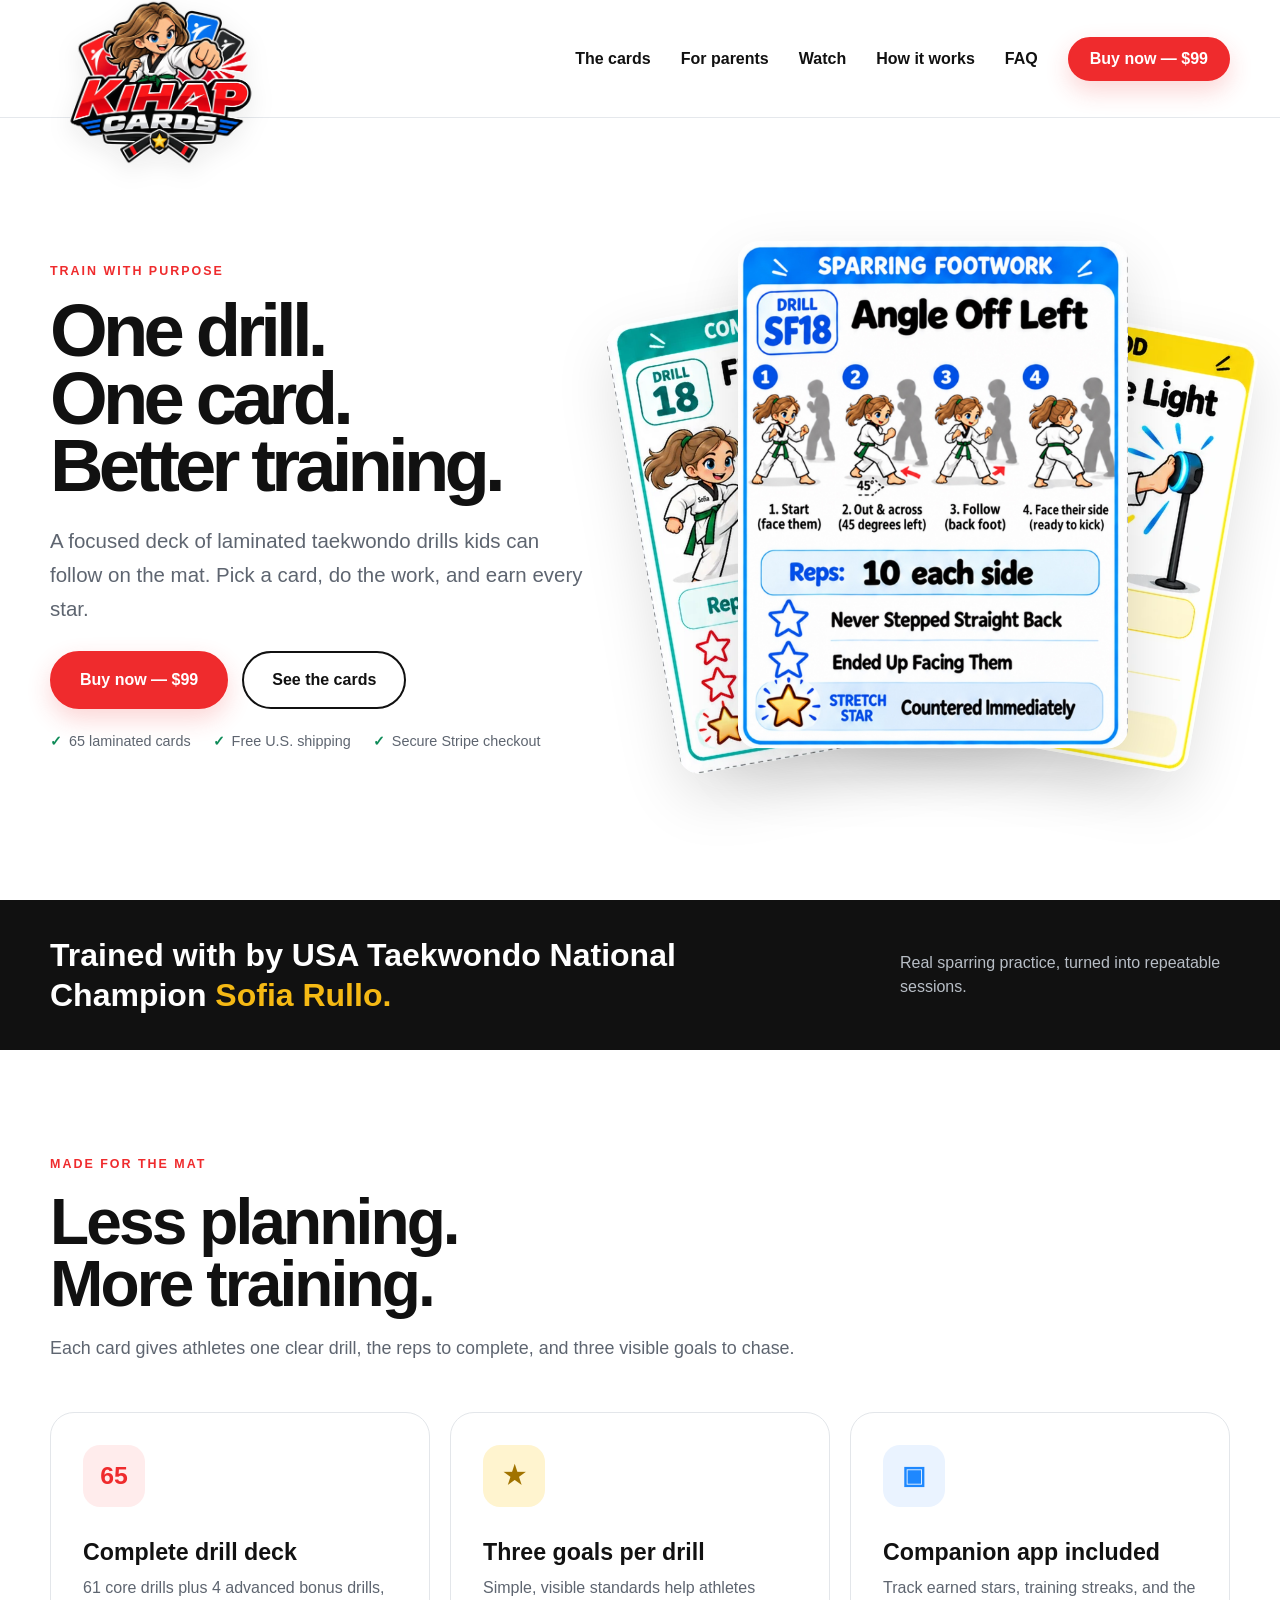
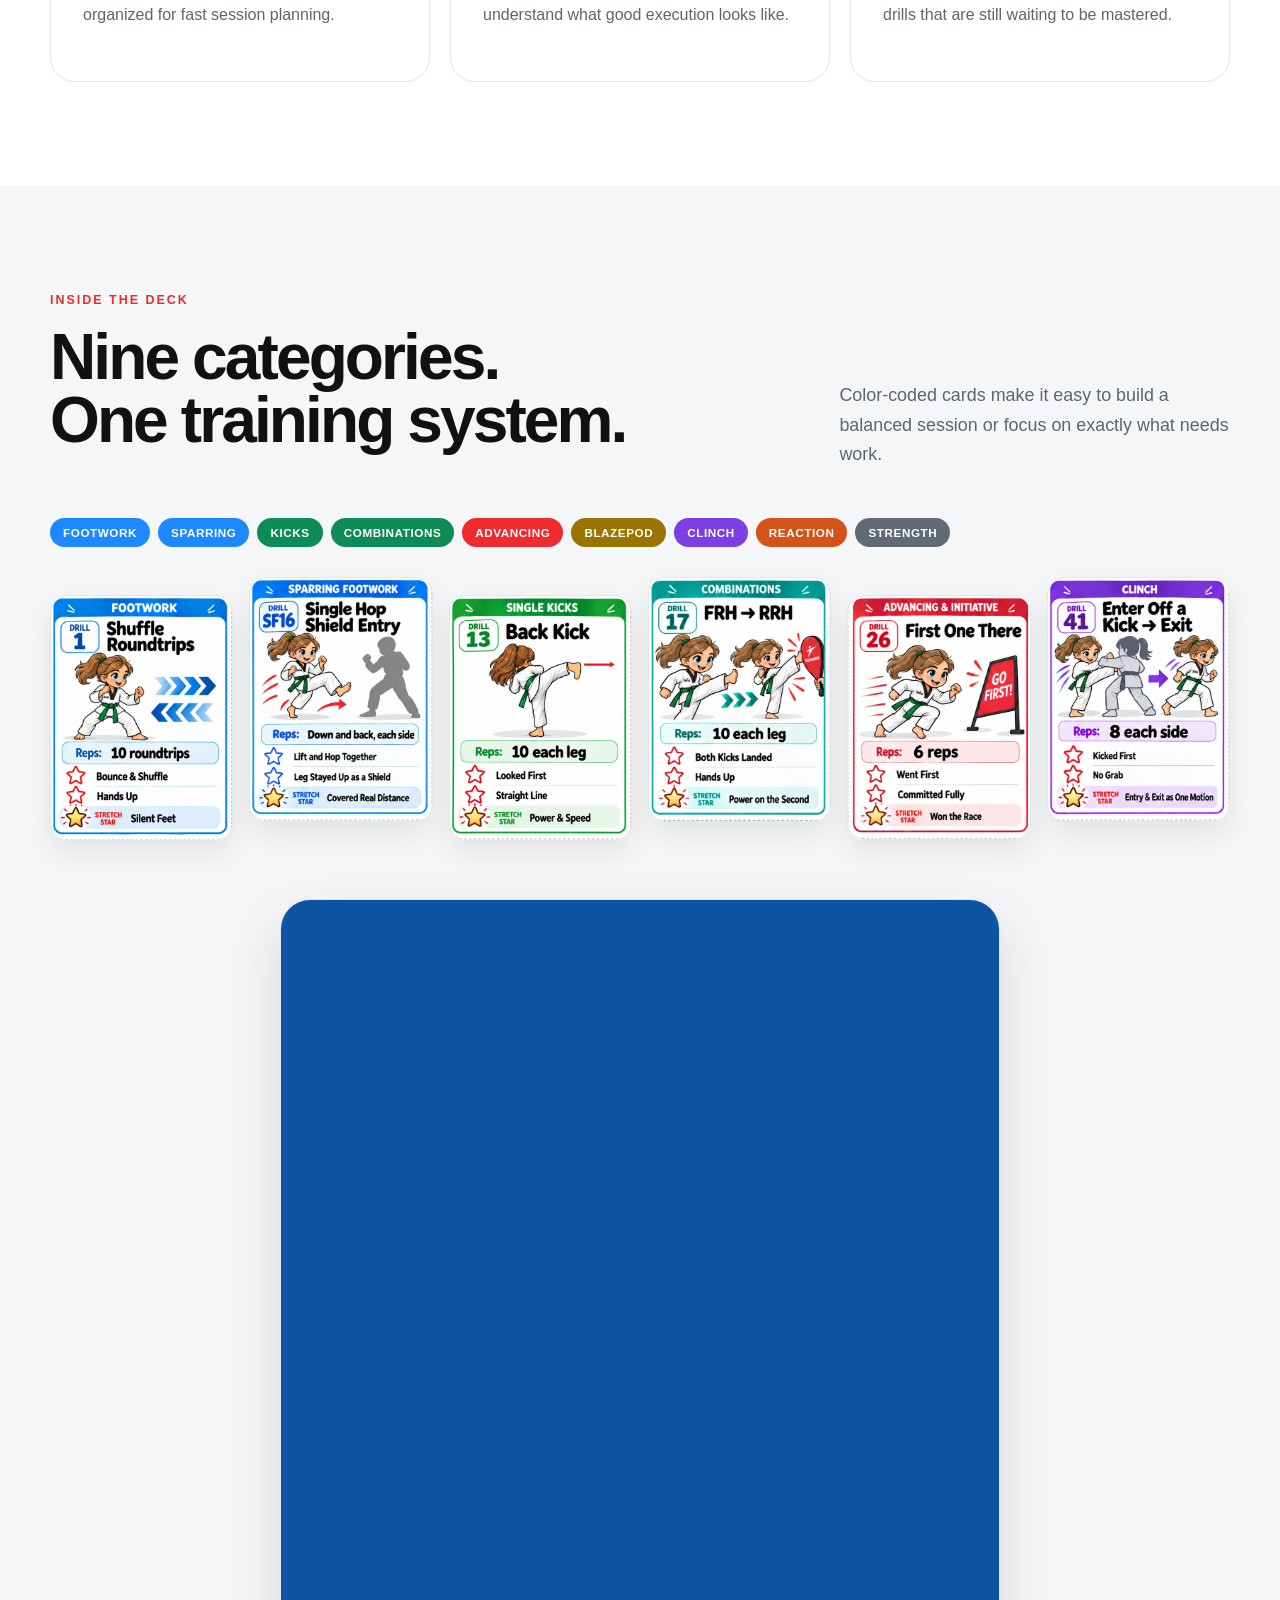
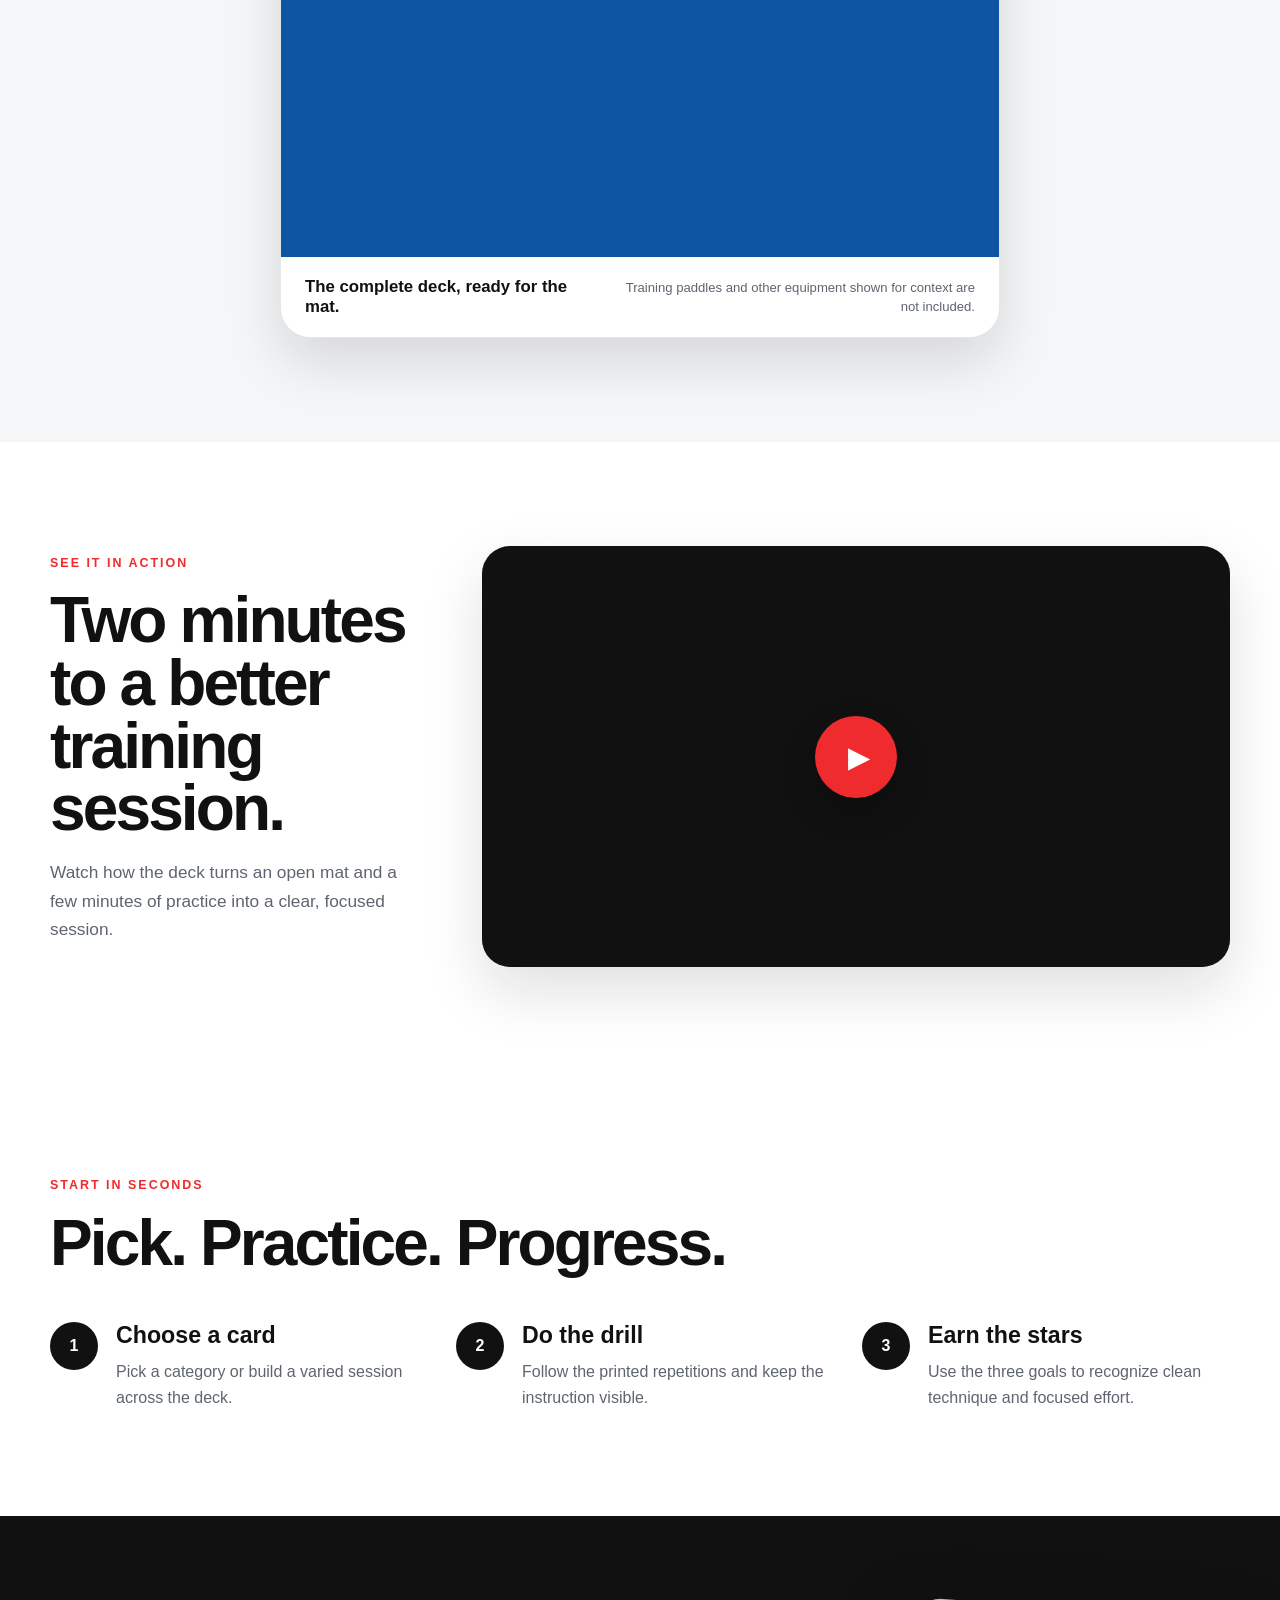
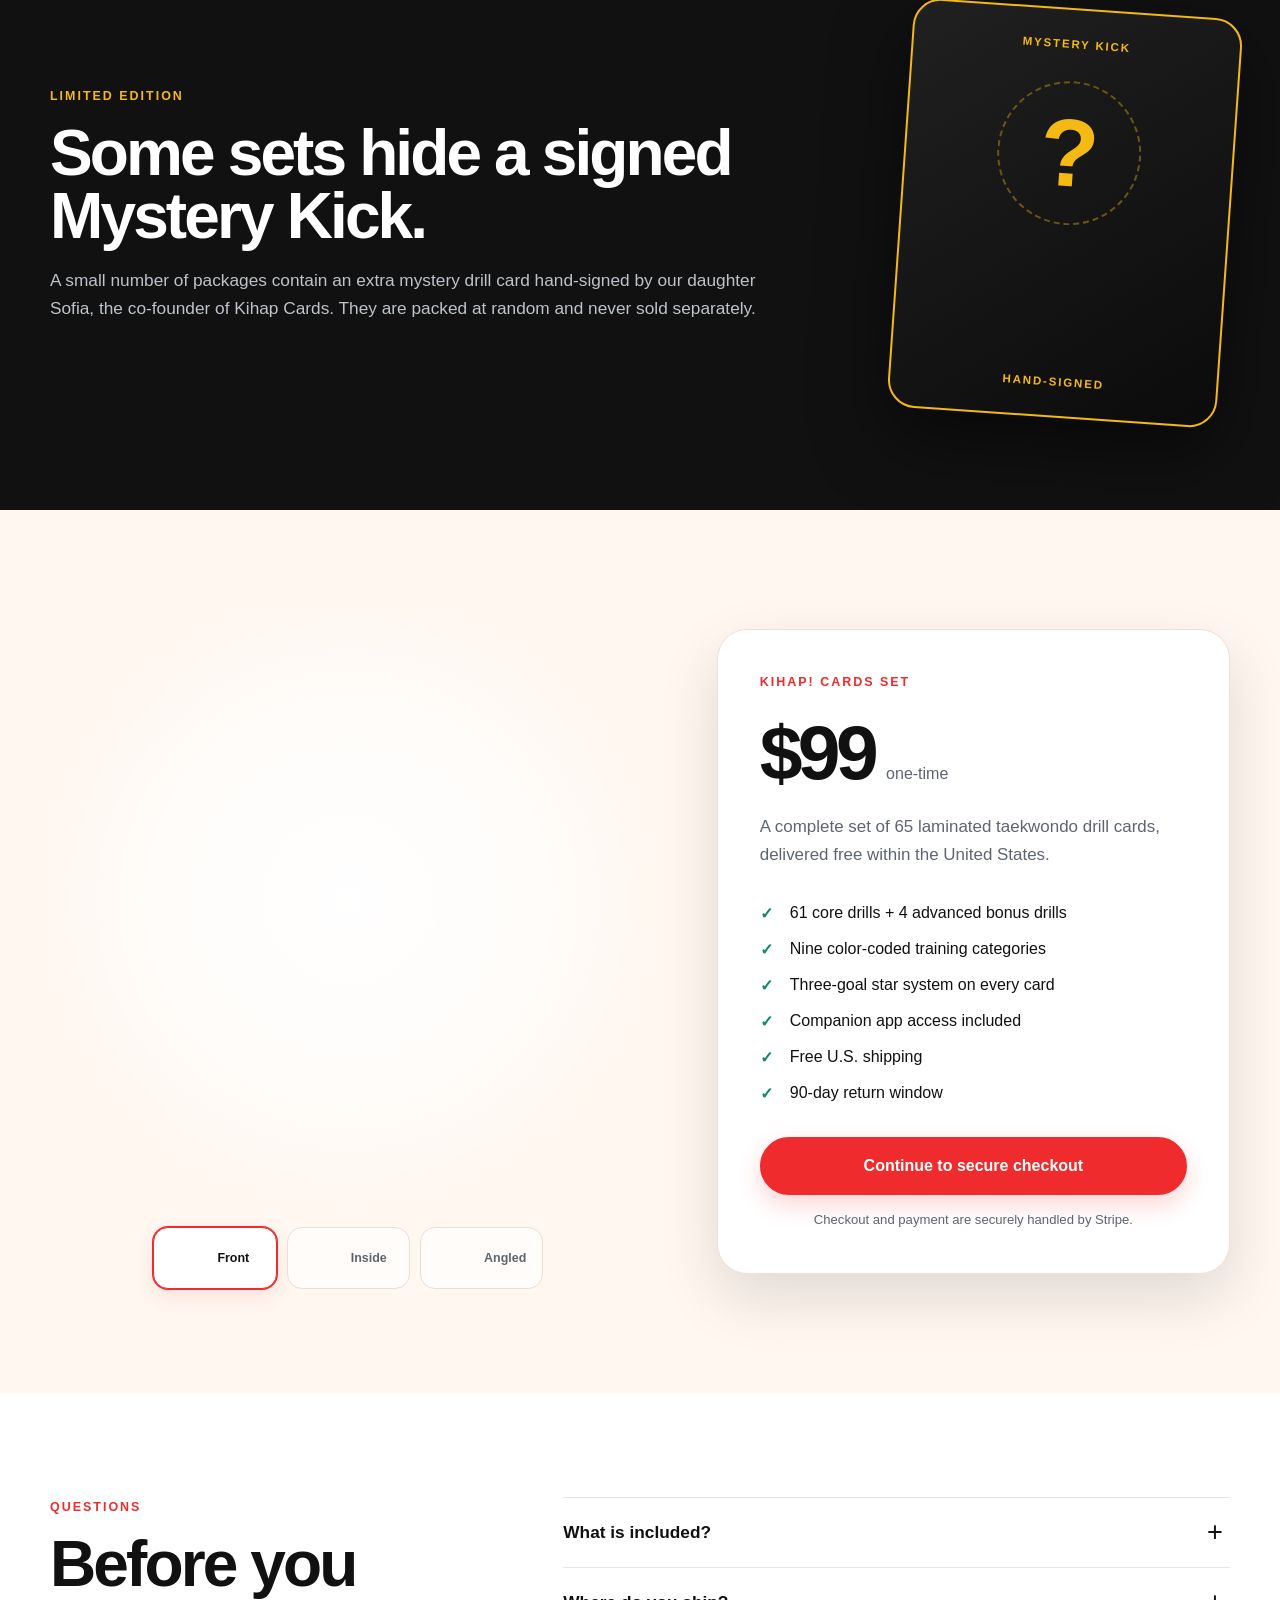
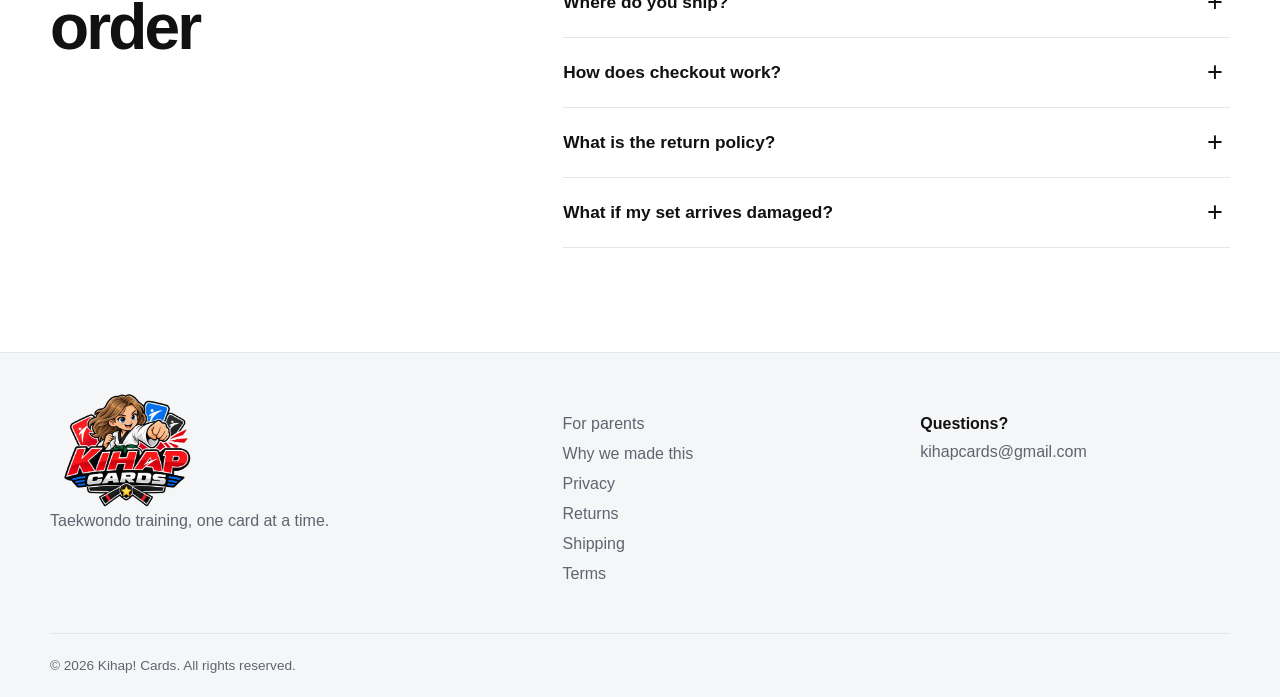
<file: mobile.html>
<!doctype html>
<html lang="en">
<head>
  <meta charset="utf-8">
  <meta name="viewport" content="width=device-width, initial-scale=1">
  <meta http-equiv="refresh" content="0; url=/">
  <link rel="canonical" href="/">
  <title>Kihap! Cards</title>
</head>
<body><p>The Kihap! Cards site is now responsive. <a href="/">Continue to the store</a>.</p></body>
</html>
</file>
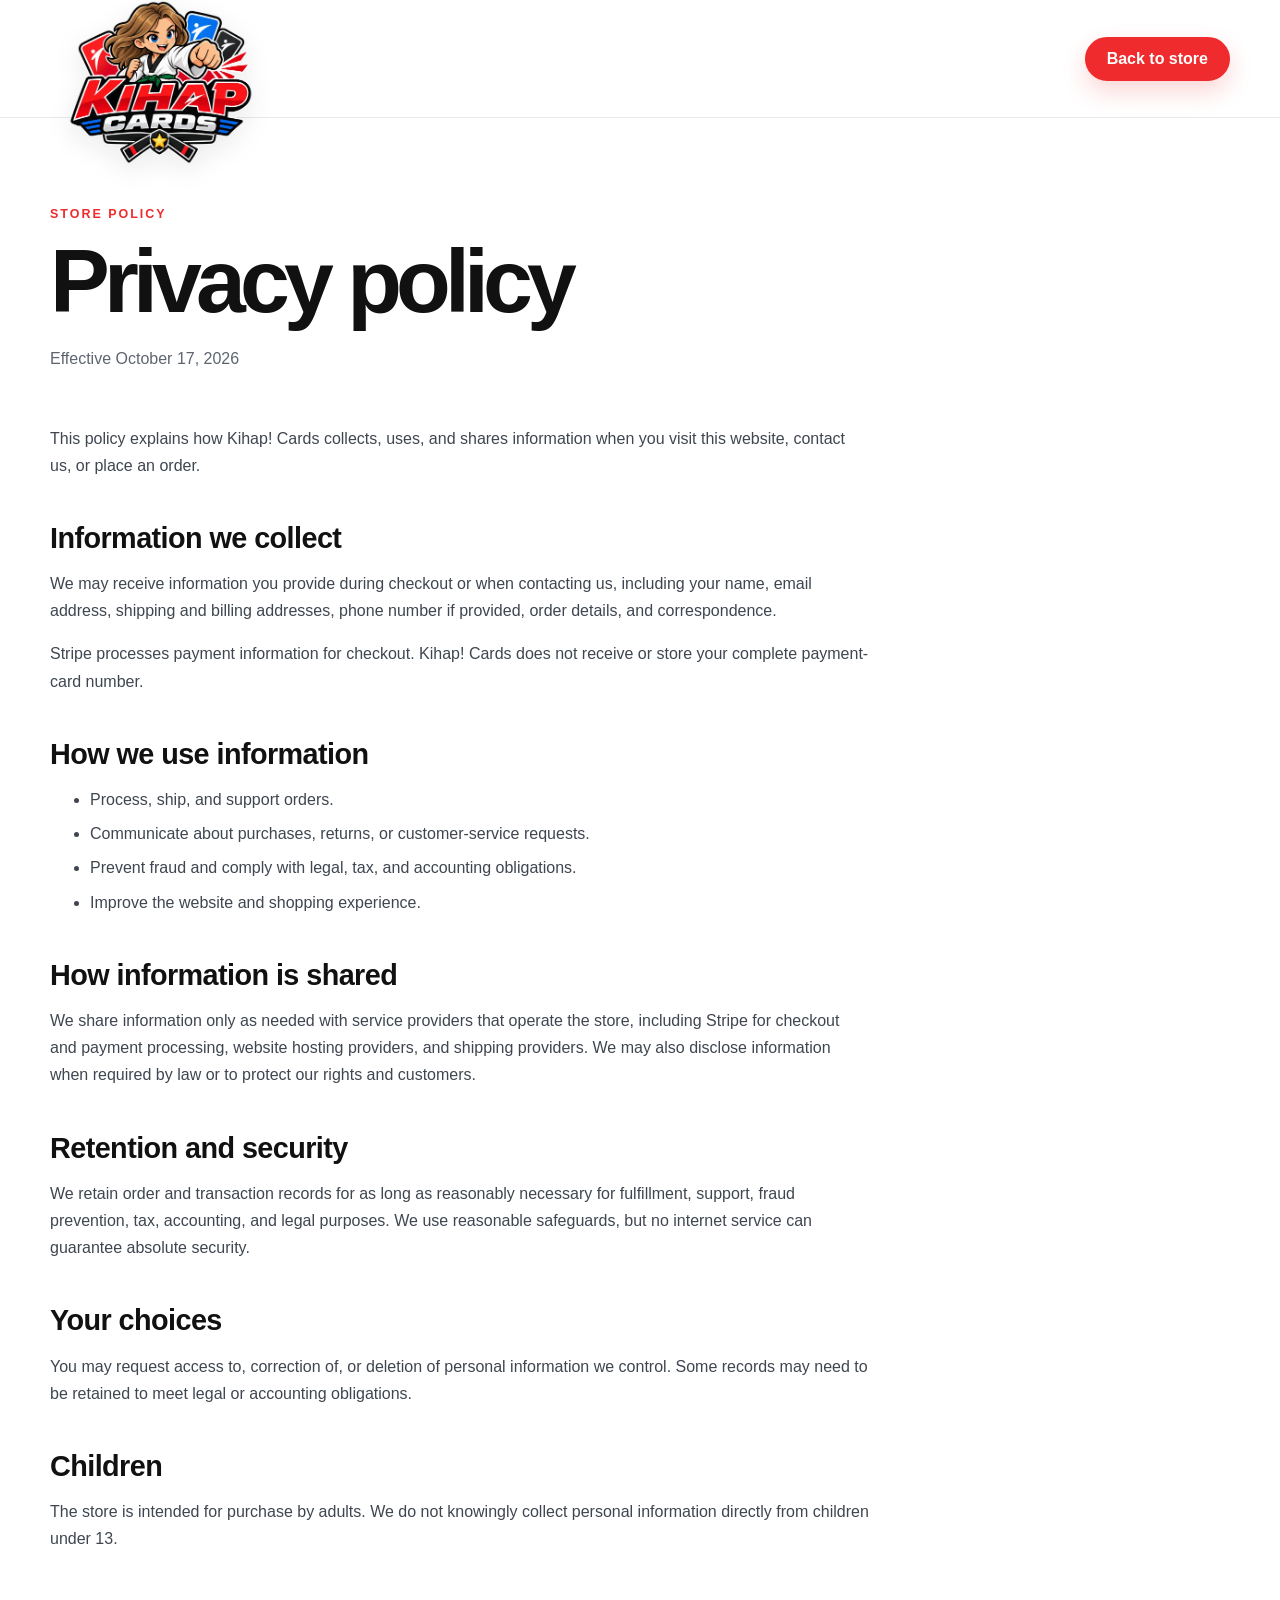
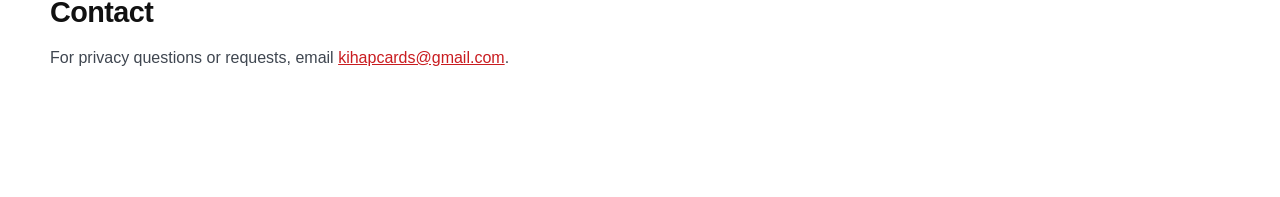
<file: privacy.html>
<!doctype html><html lang="en"><head><meta charset="utf-8"><meta name="viewport" content="width=device-width,initial-scale=1"><title>Privacy Policy — Kihap! Cards</title><meta name="description" content="Kihap Cards privacy policy."><link rel="icon" href="/favicon.ico" sizes="any"><link rel="stylesheet" href="/styles.css"></head><body>
<header class="site-header"><div class="shell header-inner"><a class="brand" href="/"><img src="/assets/logo.webp" alt="Kihap! Cards" width="900" height="714"></a><a class="button button-small" href="/">Back to store</a></div></header>
<main class="legal-main shell"><header class="legal-header"><p class="eyebrow">Store policy</p><h1>Privacy policy</h1><p class="legal-updated">Effective October 17, 2026</p></header><div class="legal-content">
<p>This policy explains how Kihap! Cards collects, uses, and shares information when you visit this website, contact us, or place an order.</p>
<h2>Information we collect</h2><p>We may receive information you provide during checkout or when contacting us, including your name, email address, shipping and billing addresses, phone number if provided, order details, and correspondence.</p><p>Stripe processes payment information for checkout. Kihap! Cards does not receive or store your complete payment-card number.</p>
<h2>How we use information</h2><ul><li>Process, ship, and support orders.</li><li>Communicate about purchases, returns, or customer-service requests.</li><li>Prevent fraud and comply with legal, tax, and accounting obligations.</li><li>Improve the website and shopping experience.</li></ul>
<h2>How information is shared</h2><p>We share information only as needed with service providers that operate the store, including Stripe for checkout and payment processing, website hosting providers, and shipping providers. We may also disclose information when required by law or to protect our rights and customers.</p>
<h2>Retention and security</h2><p>We retain order and transaction records for as long as reasonably necessary for fulfillment, support, fraud prevention, tax, accounting, and legal purposes. We use reasonable safeguards, but no internet service can guarantee absolute security.</p>
<h2>Your choices</h2><p>You may request access to, correction of, or deletion of personal information we control. Some records may need to be retained to meet legal or accounting obligations.</p>
<h2>Children</h2><p>The store is intended for purchase by adults. We do not knowingly collect personal information directly from children under 13.</p>
<h2>Contact</h2><p>For privacy questions or requests, email <a href="mailto:kihapcards@gmail.com">kihapcards@gmail.com</a>.</p>
</div></main></body></html>
</file>
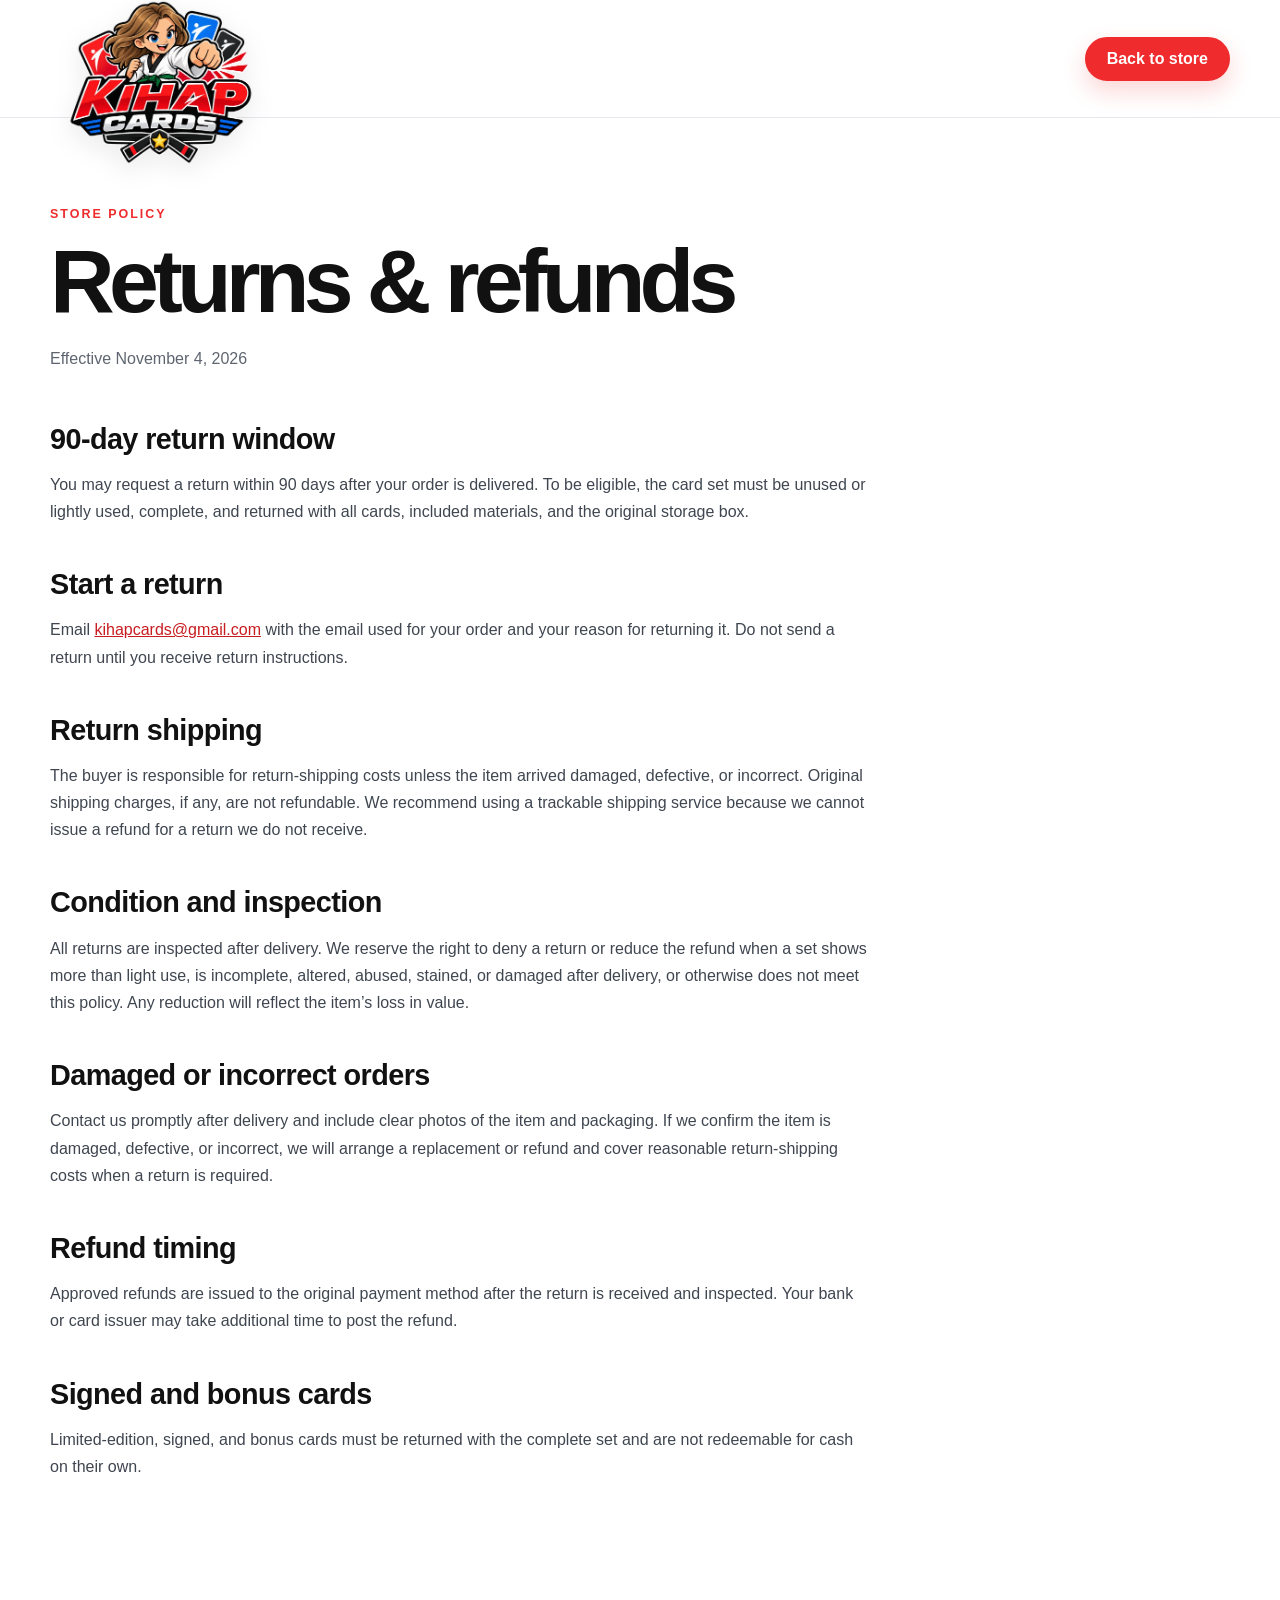
<file: returns.html>
<!doctype html><html lang="en"><head><meta charset="utf-8"><meta name="viewport" content="width=device-width,initial-scale=1"><title>Return Policy — Kihap! Cards</title><meta name="description" content="Kihap Cards return and refund policy."><link rel="icon" href="/favicon.ico" sizes="any"><link rel="stylesheet" href="/styles.css"></head><body>
<header class="site-header"><div class="shell header-inner"><a class="brand" href="/"><img src="/assets/logo.webp" alt="Kihap! Cards" width="900" height="714"></a><a class="button button-small" href="/">Back to store</a></div></header>
<main class="legal-main shell"><header class="legal-header"><p class="eyebrow">Store policy</p><h1>Returns &amp; refunds</h1><p class="legal-updated">Effective November 4, 2026</p></header><div class="legal-content">
<h2>90-day return window</h2><p>You may request a return within 90 days after your order is delivered. To be eligible, the card set must be unused or lightly used, complete, and returned with all cards, included materials, and the original storage box.</p>
<h2>Start a return</h2><p>Email <a href="mailto:kihapcards@gmail.com">kihapcards@gmail.com</a> with the email used for your order and your reason for returning it. Do not send a return until you receive return instructions.</p>
<h2>Return shipping</h2><p>The buyer is responsible for return-shipping costs unless the item arrived damaged, defective, or incorrect. Original shipping charges, if any, are not refundable. We recommend using a trackable shipping service because we cannot issue a refund for a return we do not receive.</p>
<h2>Condition and inspection</h2><p>All returns are inspected after delivery. We reserve the right to deny a return or reduce the refund when a set shows more than light use, is incomplete, altered, abused, stained, or damaged after delivery, or otherwise does not meet this policy. Any reduction will reflect the item&rsquo;s loss in value.</p>
<h2>Damaged or incorrect orders</h2><p>Contact us promptly after delivery and include clear photos of the item and packaging. If we confirm the item is damaged, defective, or incorrect, we will arrange a replacement or refund and cover reasonable return-shipping costs when a return is required.</p>
<h2>Refund timing</h2><p>Approved refunds are issued to the original payment method after the return is received and inspected. Your bank or card issuer may take additional time to post the refund.</p>
<h2>Signed and bonus cards</h2><p>Limited-edition, signed, and bonus cards must be returned with the complete set and are not redeemable for cash on their own.</p>
</div></main></body></html>
</file>
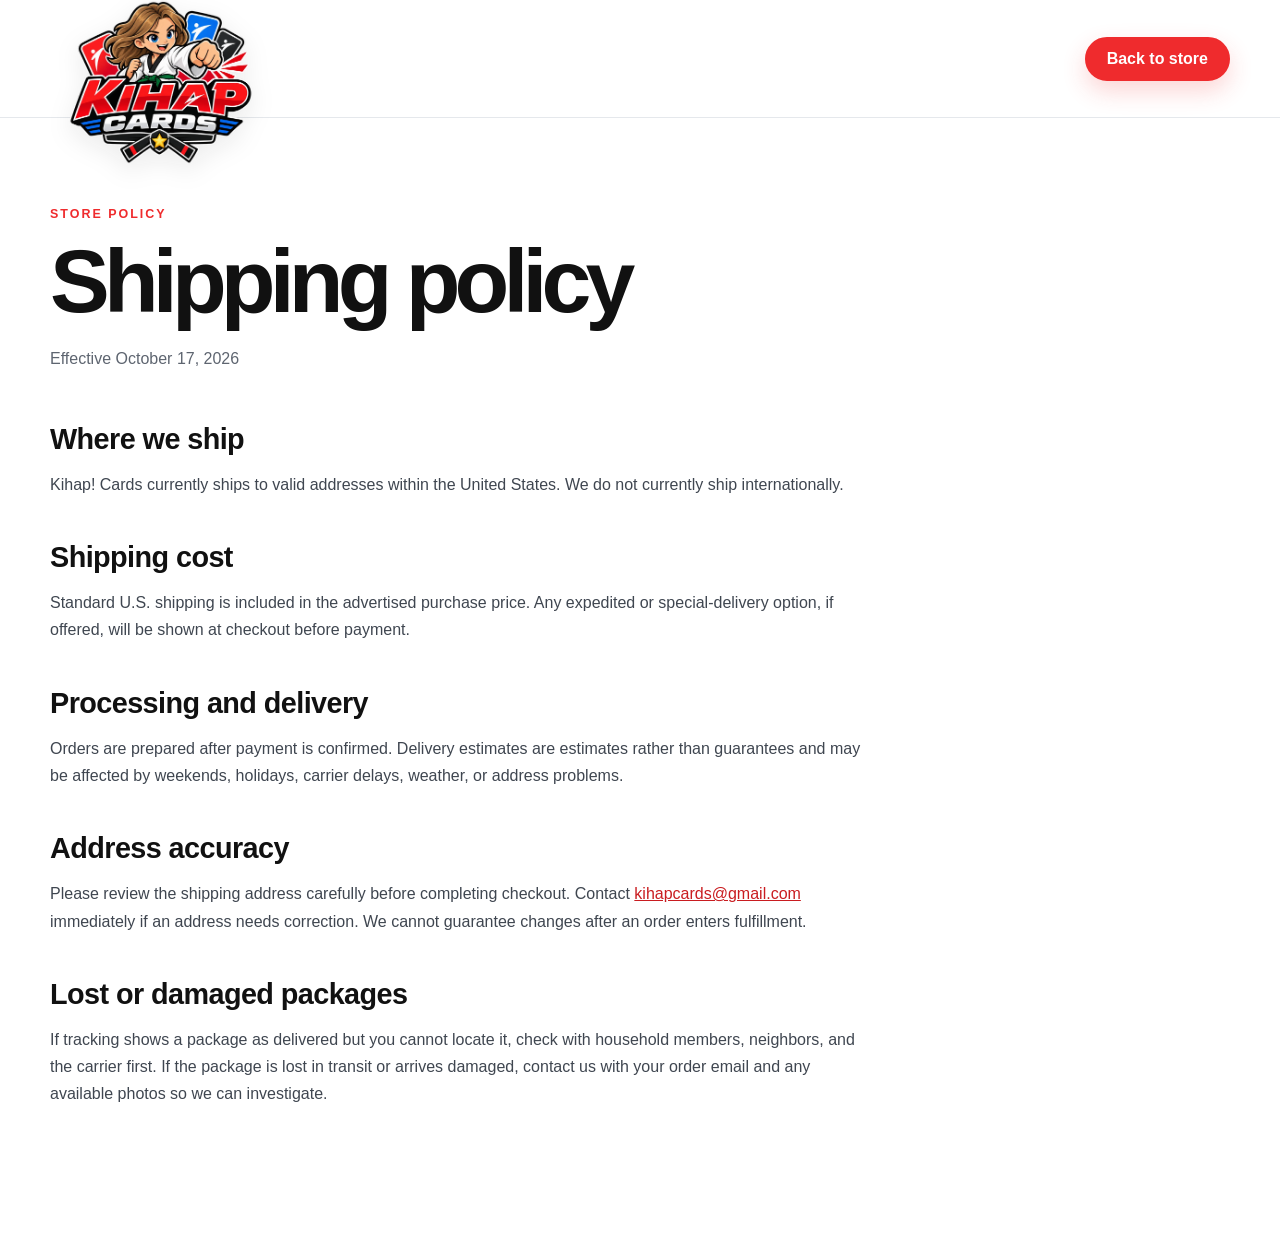
<file: shipping.html>
<!doctype html><html lang="en"><head><meta charset="utf-8"><meta name="viewport" content="width=device-width,initial-scale=1"><title>Shipping Policy — Kihap! Cards</title><meta name="description" content="Kihap Cards shipping policy."><link rel="icon" href="/favicon.ico" sizes="any"><link rel="stylesheet" href="/styles.css"></head><body>
<header class="site-header"><div class="shell header-inner"><a class="brand" href="/"><img src="/assets/logo.webp" alt="Kihap! Cards" width="900" height="714"></a><a class="button button-small" href="/">Back to store</a></div></header>
<main class="legal-main shell"><header class="legal-header"><p class="eyebrow">Store policy</p><h1>Shipping policy</h1><p class="legal-updated">Effective October 17, 2026</p></header><div class="legal-content">
<h2>Where we ship</h2><p>Kihap! Cards currently ships to valid addresses within the United States. We do not currently ship internationally.</p>
<h2>Shipping cost</h2><p>Standard U.S. shipping is included in the advertised purchase price. Any expedited or special-delivery option, if offered, will be shown at checkout before payment.</p>
<h2>Processing and delivery</h2><p>Orders are prepared after payment is confirmed. Delivery estimates are estimates rather than guarantees and may be affected by weekends, holidays, carrier delays, weather, or address problems.</p>
<h2>Address accuracy</h2><p>Please review the shipping address carefully before completing checkout. Contact <a href="mailto:kihapcards@gmail.com">kihapcards@gmail.com</a> immediately if an address needs correction. We cannot guarantee changes after an order enters fulfillment.</p>
<h2>Lost or damaged packages</h2><p>If tracking shows a package as delivered but you cannot locate it, check with household members, neighbors, and the carrier first. If the package is lost in transit or arrives damaged, contact us with your order email and any available photos so we can investigate.</p>
</div></main></body></html>
</file>
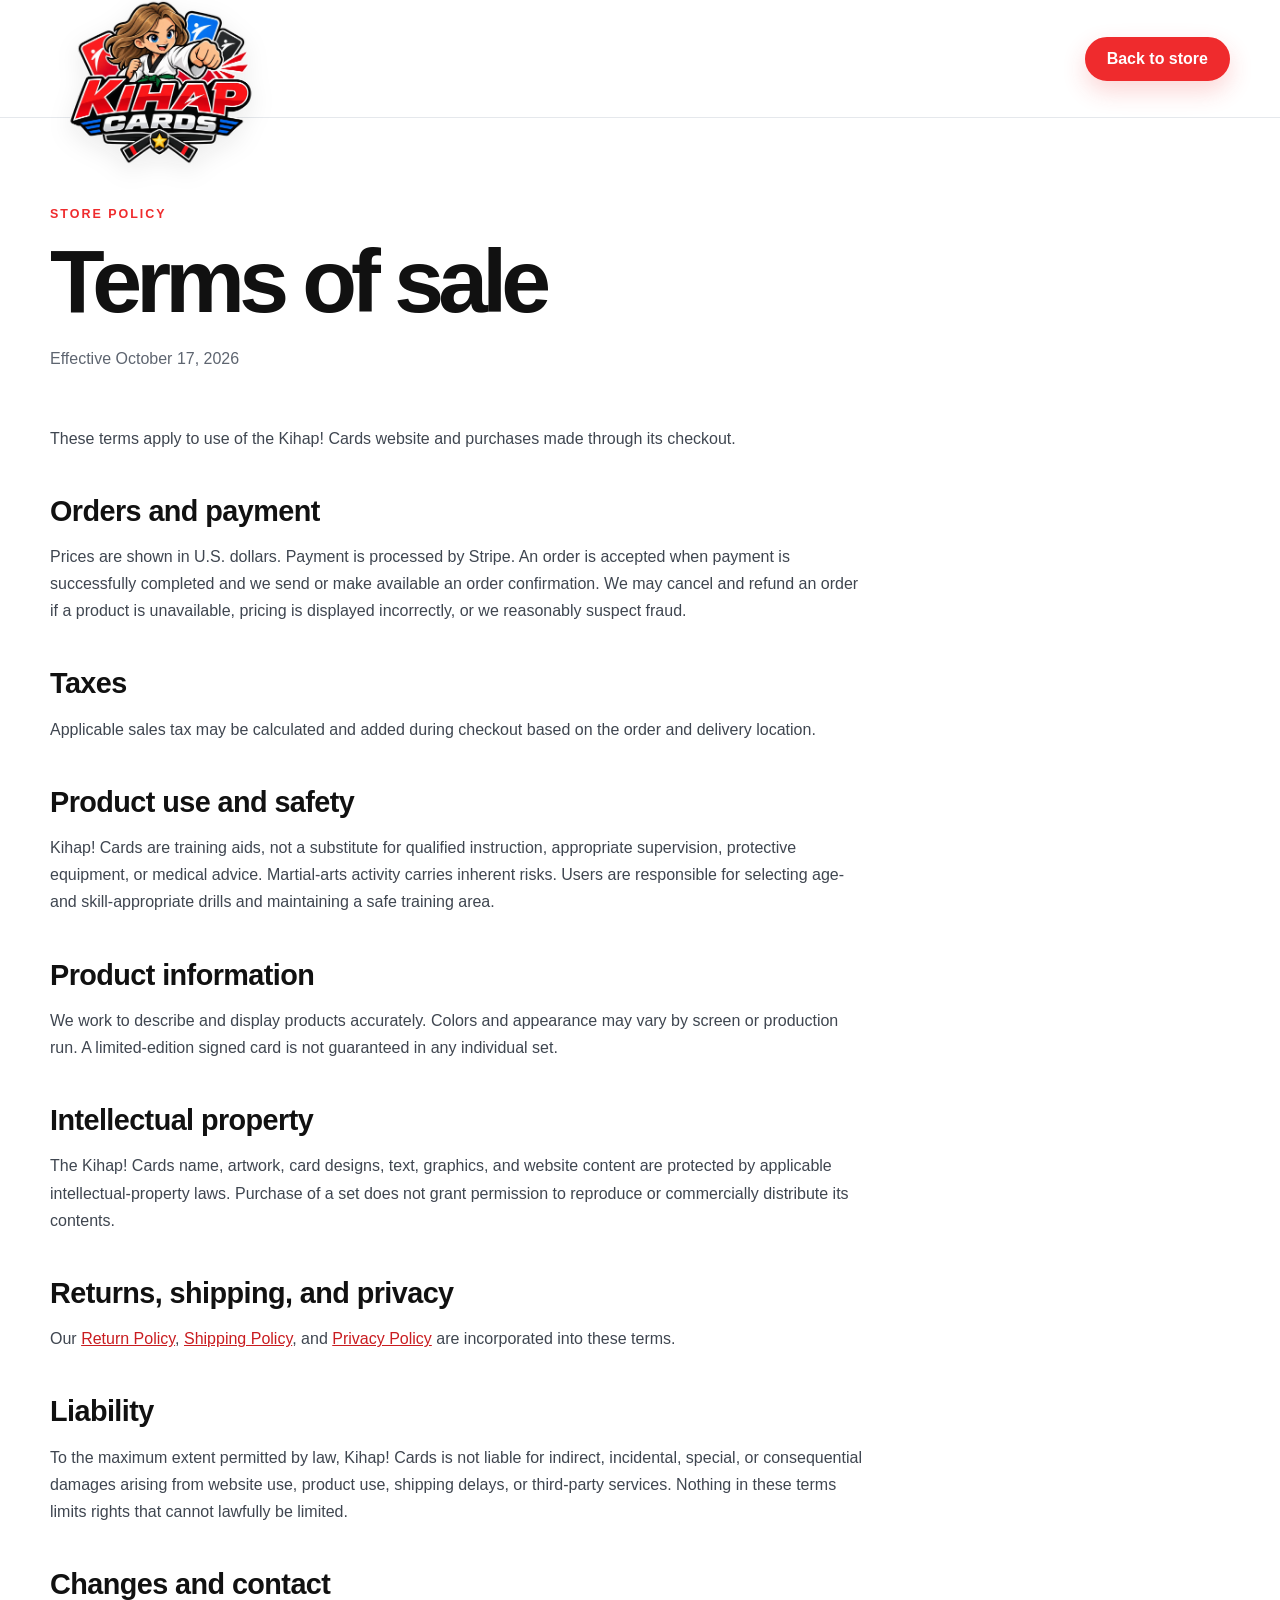
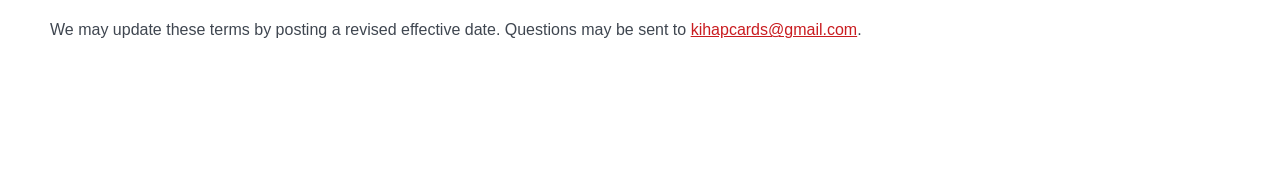
<file: terms.html>
<!doctype html><html lang="en"><head><meta charset="utf-8"><meta name="viewport" content="width=device-width,initial-scale=1"><title>Terms of Sale — Kihap! Cards</title><meta name="description" content="Kihap Cards terms of sale and website use."><link rel="icon" href="/favicon.ico" sizes="any"><link rel="stylesheet" href="/styles.css"></head><body>
<header class="site-header"><div class="shell header-inner"><a class="brand" href="/"><img src="/assets/logo.webp" alt="Kihap! Cards" width="900" height="714"></a><a class="button button-small" href="/">Back to store</a></div></header>
<main class="legal-main shell"><header class="legal-header"><p class="eyebrow">Store policy</p><h1>Terms of sale</h1><p class="legal-updated">Effective October 17, 2026</p></header><div class="legal-content">
<p>These terms apply to use of the Kihap! Cards website and purchases made through its checkout.</p>
<h2>Orders and payment</h2><p>Prices are shown in U.S. dollars. Payment is processed by Stripe. An order is accepted when payment is successfully completed and we send or make available an order confirmation. We may cancel and refund an order if a product is unavailable, pricing is displayed incorrectly, or we reasonably suspect fraud.</p>
<h2>Taxes</h2><p>Applicable sales tax may be calculated and added during checkout based on the order and delivery location.</p>
<h2>Product use and safety</h2><p>Kihap! Cards are training aids, not a substitute for qualified instruction, appropriate supervision, protective equipment, or medical advice. Martial-arts activity carries inherent risks. Users are responsible for selecting age- and skill-appropriate drills and maintaining a safe training area.</p>
<h2>Product information</h2><p>We work to describe and display products accurately. Colors and appearance may vary by screen or production run. A limited-edition signed card is not guaranteed in any individual set.</p>
<h2>Intellectual property</h2><p>The Kihap! Cards name, artwork, card designs, text, graphics, and website content are protected by applicable intellectual-property laws. Purchase of a set does not grant permission to reproduce or commercially distribute its contents.</p>
<h2>Returns, shipping, and privacy</h2><p>Our <a href="/returns.html">Return Policy</a>, <a href="/shipping.html">Shipping Policy</a>, and <a href="/privacy.html">Privacy Policy</a> are incorporated into these terms.</p>
<h2>Liability</h2><p>To the maximum extent permitted by law, Kihap! Cards is not liable for indirect, incidental, special, or consequential damages arising from website use, product use, shipping delays, or third-party services. Nothing in these terms limits rights that cannot lawfully be limited.</p>
<h2>Changes and contact</h2><p>We may update these terms by posting a revised effective date. Questions may be sent to <a href="mailto:kihapcards@gmail.com">kihapcards@gmail.com</a>.</p>
</div></main></body></html>
</file>
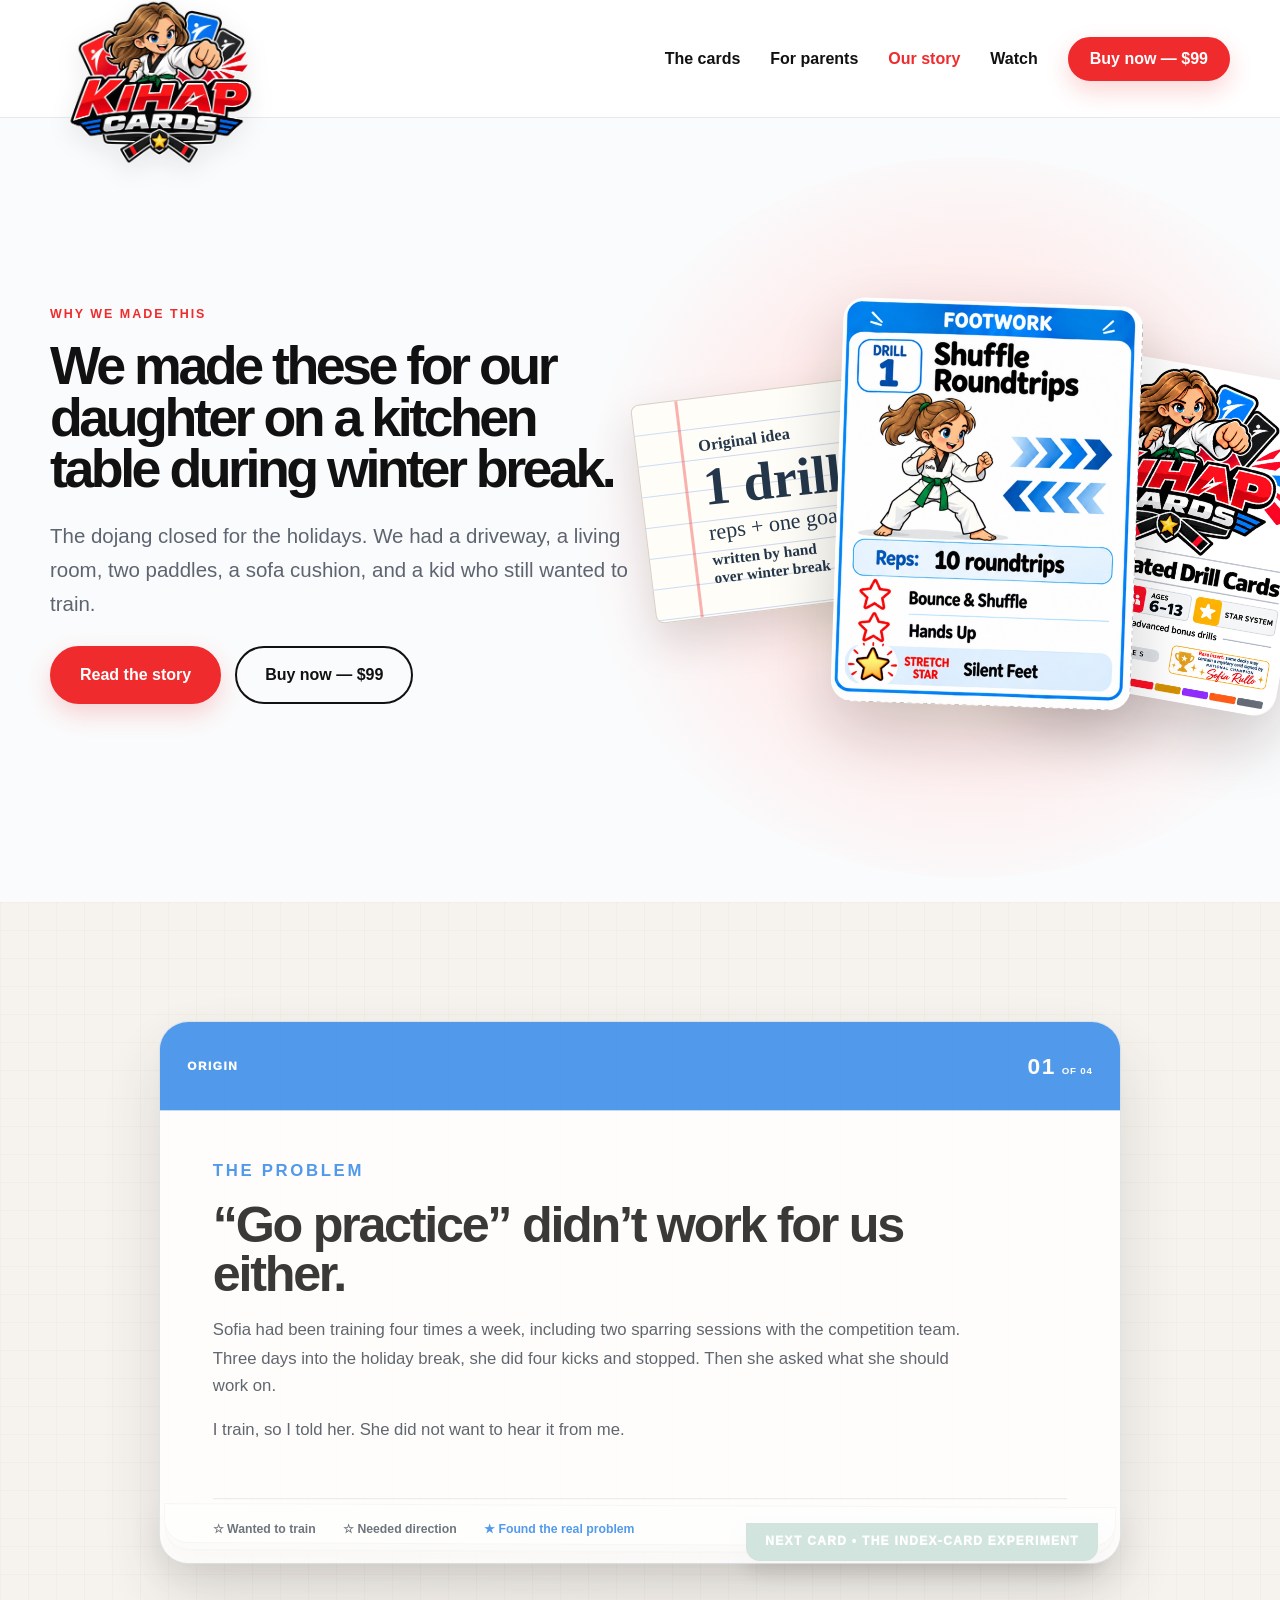
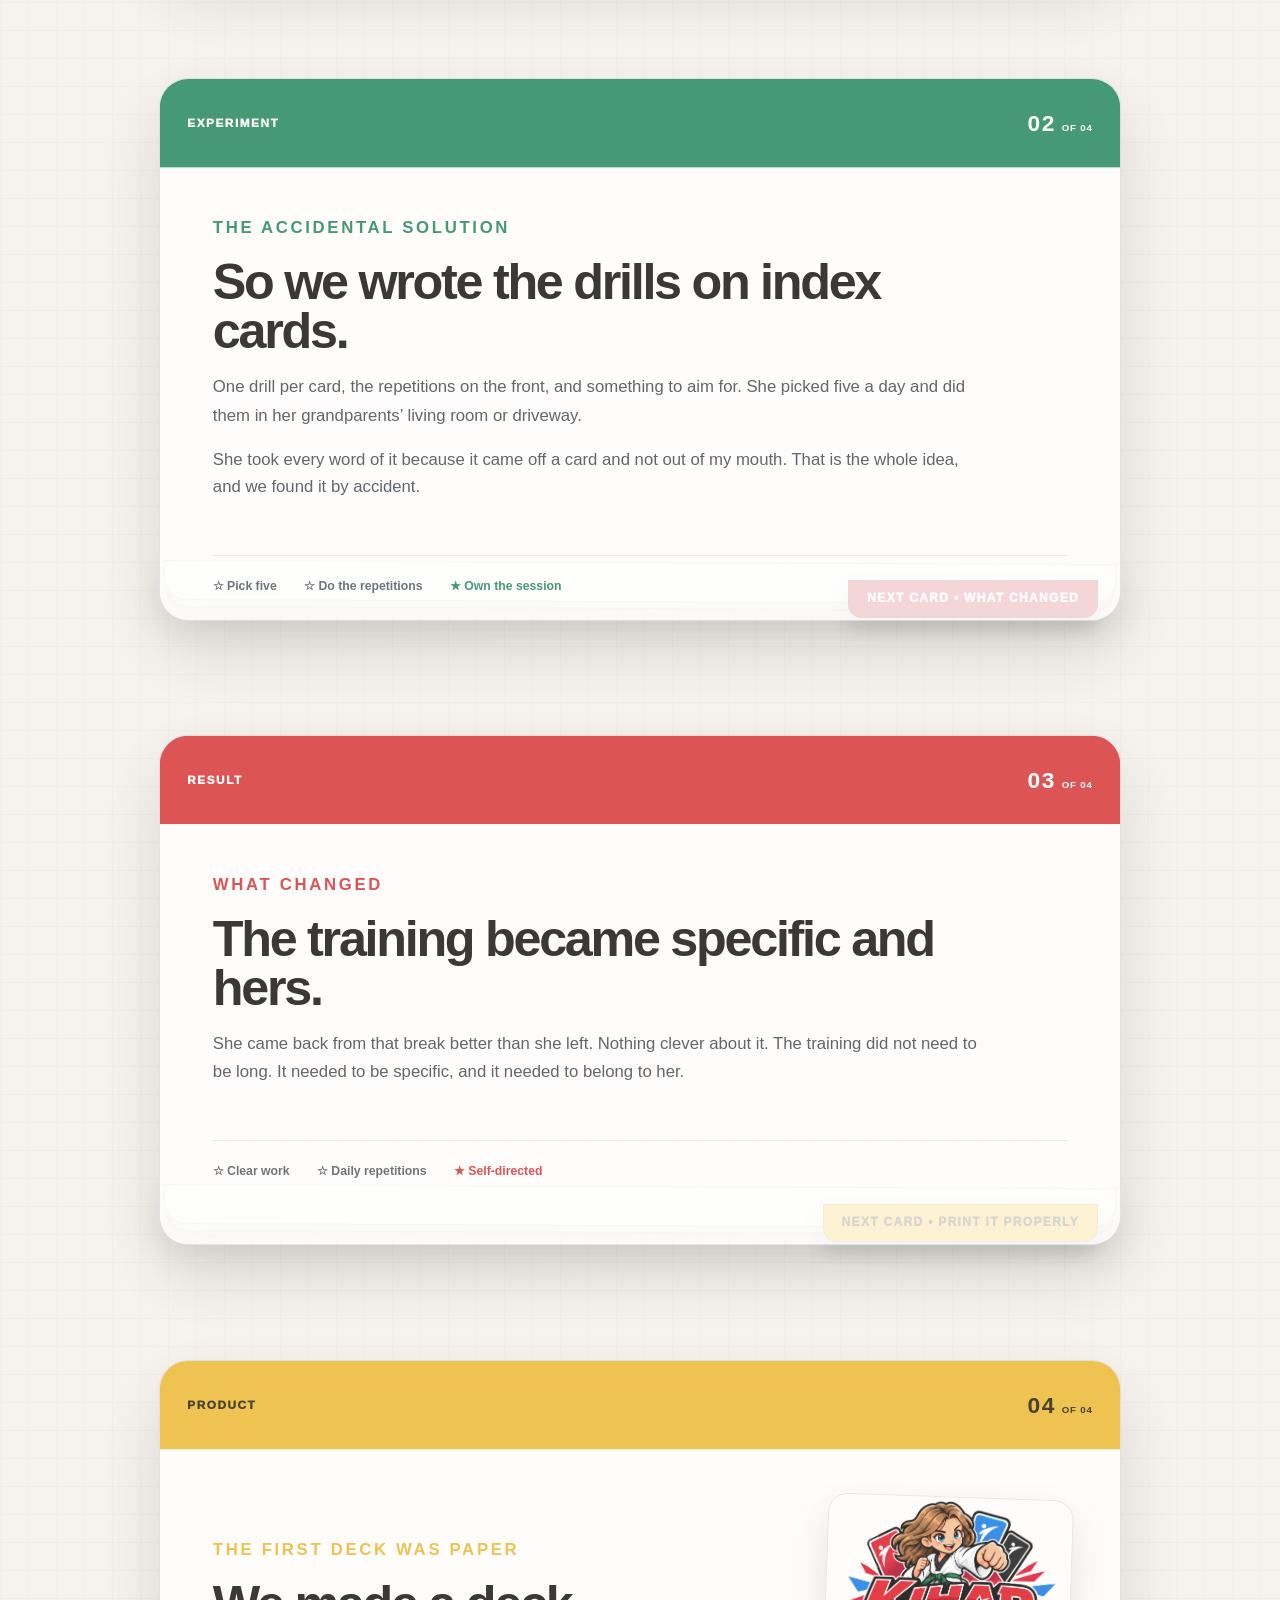
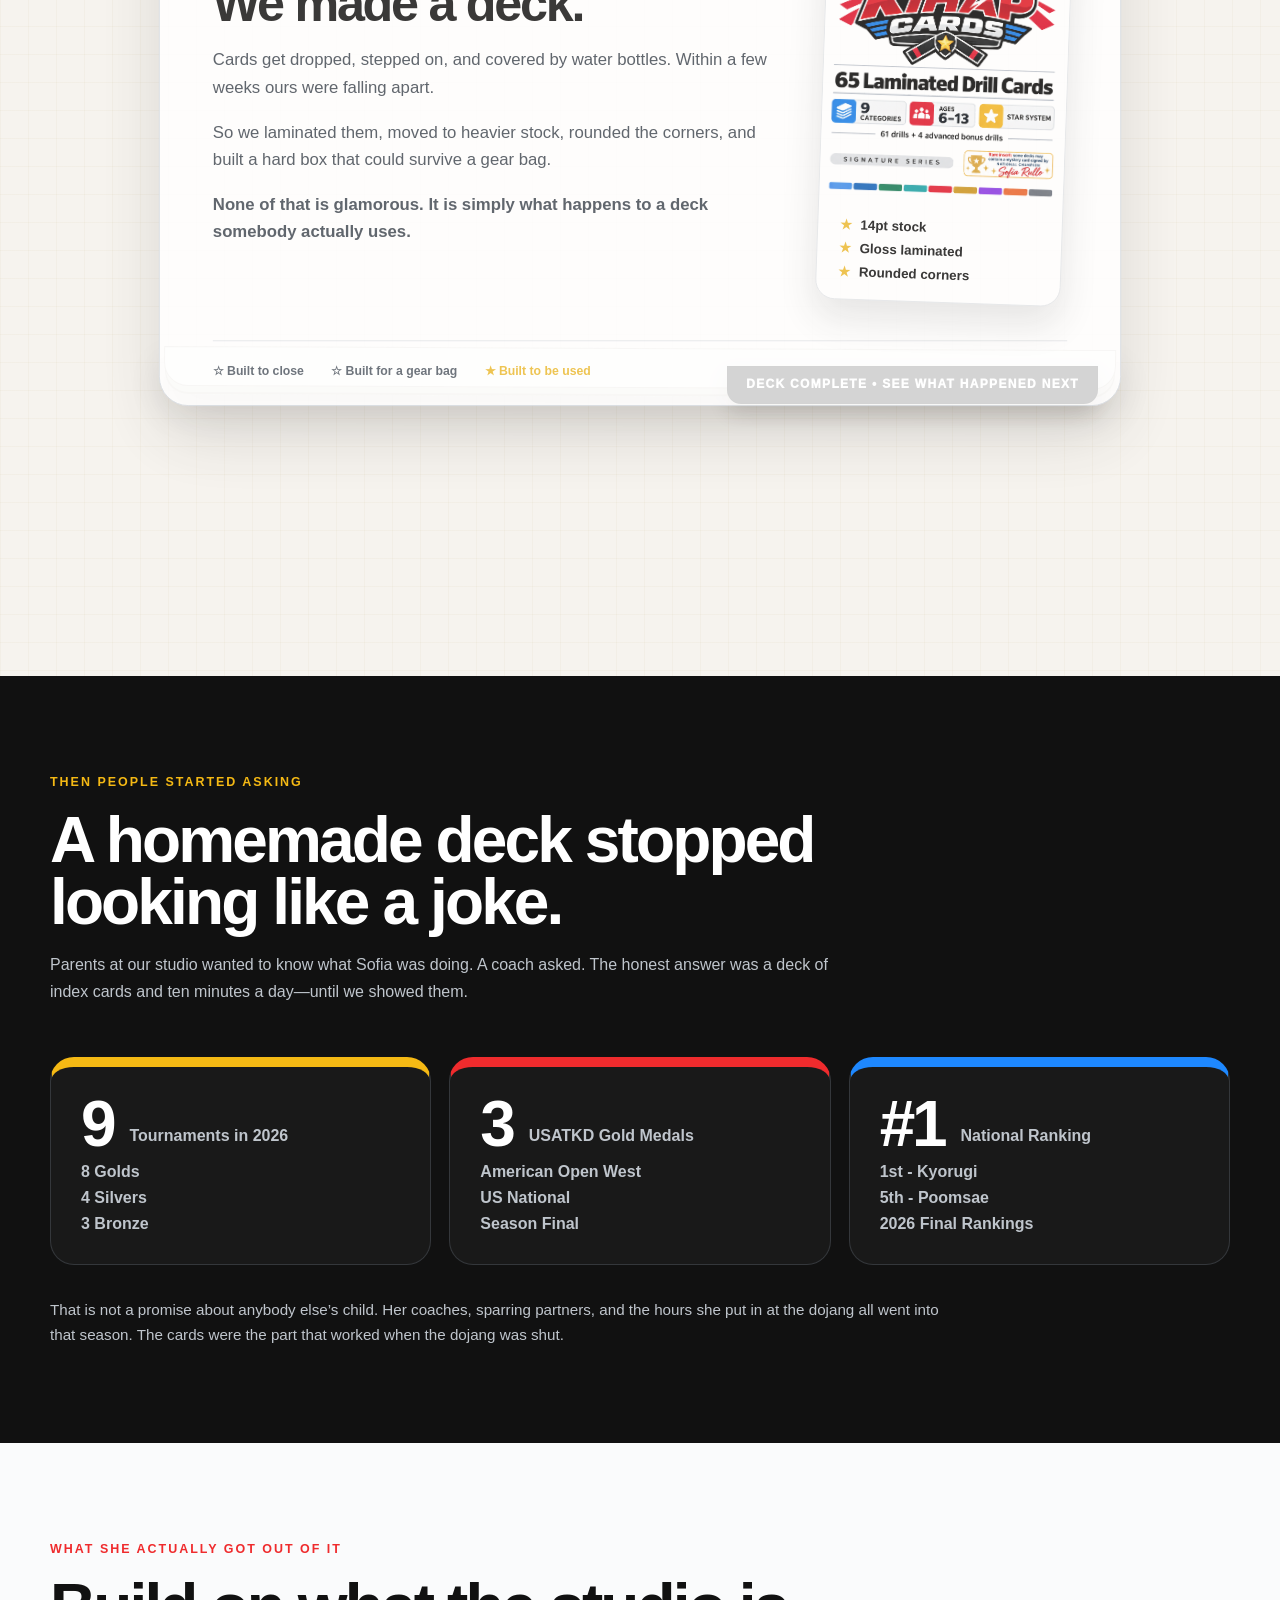
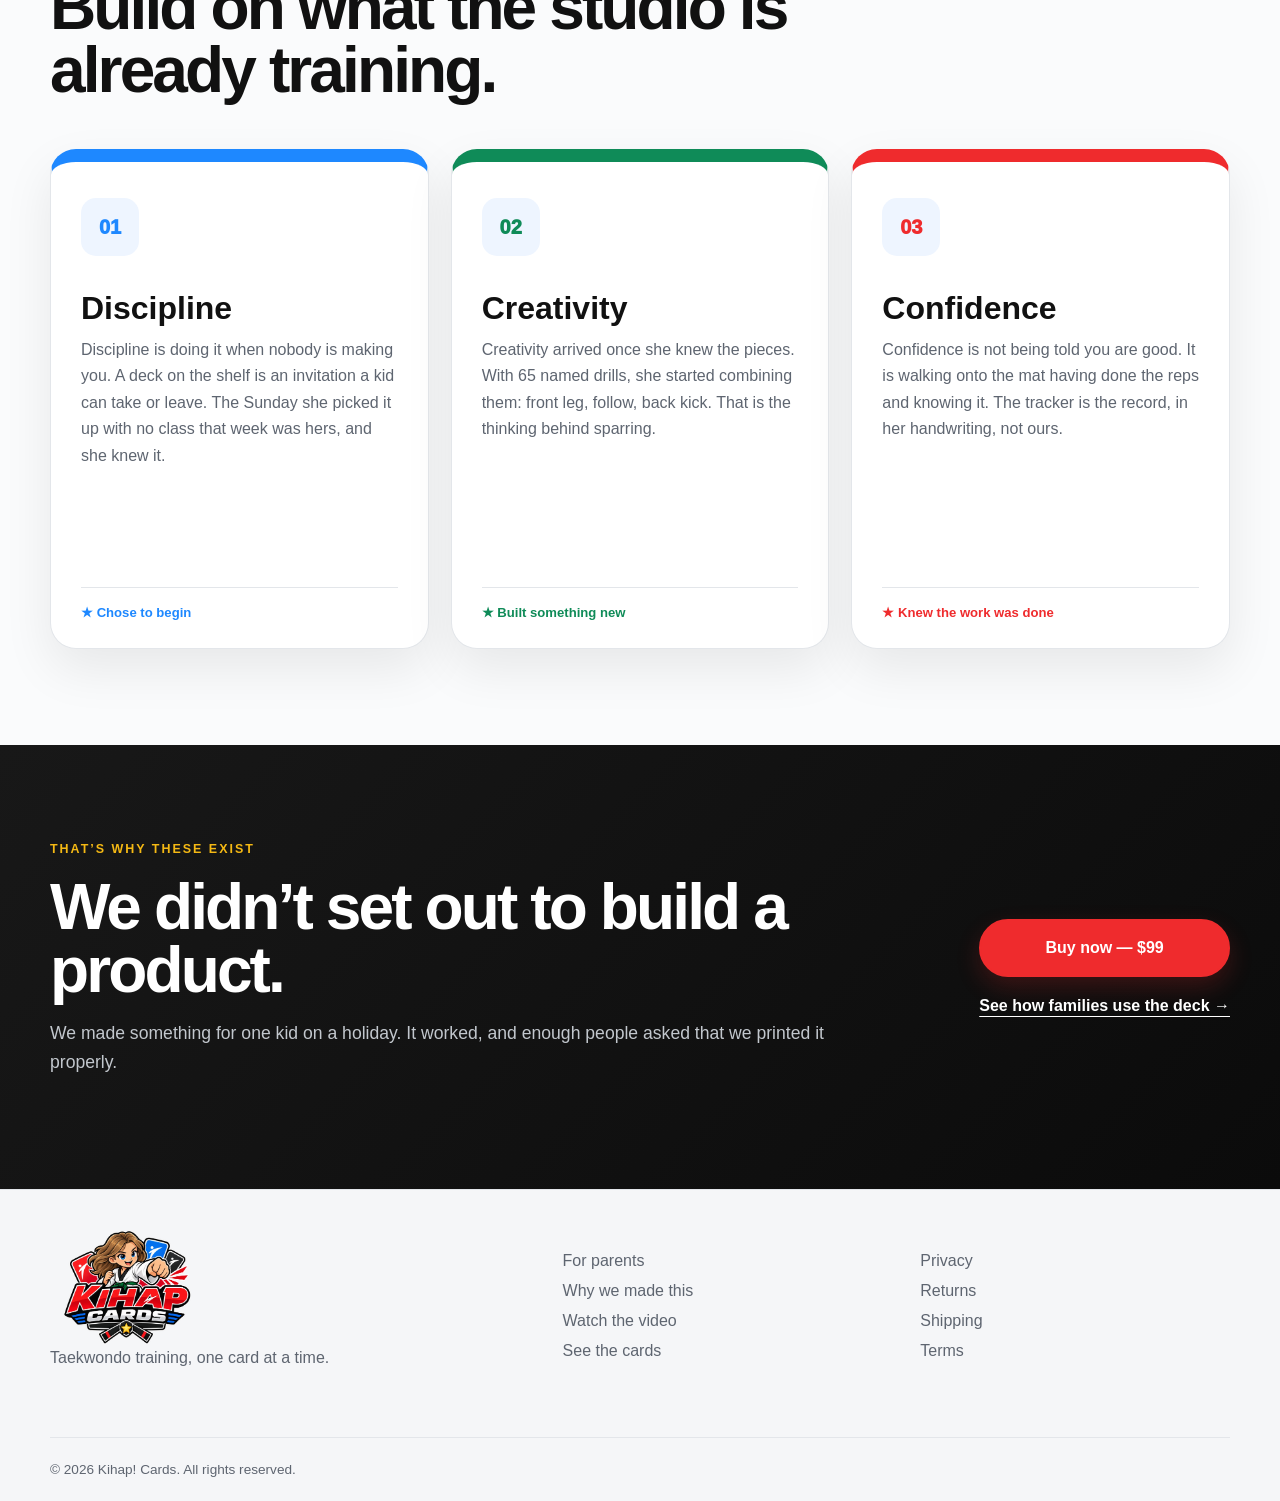
<file: why-we-made-this.html>
<!doctype html>
<html lang="en">
<head>
  <meta charset="utf-8">
  <meta name="viewport" content="width=device-width, initial-scale=1">
  <title>Why We Made Kihap Cards</title>
  <meta name="description" content="The family story behind Kihap Cards, from handwritten drills at Christmas to a durable 65-card training deck.">
  <meta name="theme-color" content="#ef2b2d">
  <meta property="og:title" content="Why we made Kihap Cards">
  <meta property="og:description" content="A homemade deck for one child became a complete taekwondo training system.">
  <meta property="og:type" content="website">
  <meta property="og:image" content="/assets/box-label.webp">
  <link rel="icon" href="/favicon.ico" sizes="any">
  <link rel="stylesheet" href="/styles.css">
  <script defer src="/site.js"></script>
</head>
<body class="content-page story-page">
  <a class="skip-link" href="#main">Skip to content</a>

  <header class="site-header">
    <div class="shell header-inner">
      <a class="brand" href="/" aria-label="Kihap Cards home">
        <img src="/assets/logo.webp" alt="Kihap! Cards" width="900" height="714">
      </a>
      <button class="menu-button" type="button" aria-expanded="false" aria-controls="site-nav">
        <span></span><span></span><span></span><span class="sr-only">Menu</span>
      </button>
      <nav id="site-nav" class="site-nav" aria-label="Primary navigation">
        <a href="/#cards">The cards</a>
        <a href="/for-parents.html">For parents</a>
        <a aria-current="page" href="/why-we-made-this.html">Our story</a>
        <a href="/#video">Watch</a>
        <a class="button button-small" data-checkout href="/#buy">Buy now — $99</a>
      </nav>
    </div>
  </header>

  <main id="main">
    <section class="story-hero story-origin-hero shell">
      <div class="story-hero-copy">
        <p class="eyebrow">Why we made this</p>
        <h1>We made these for our daughter on a kitchen table during winter break.</h1>
        <p class="lede">The dojang closed for the holidays. We had a driveway, a living room, two paddles, a sofa cushion, and a kid who still wanted to train.</p>
        <div class="hero-actions">
          <a class="button" href="#first-card">Read the story</a>
          <a class="button button-secondary" data-checkout href="/#buy">Buy now — $99</a>
        </div>
      </div>
      <div class="origin-card-art" aria-label="The evolution of the Kihap Cards deck">
        <div class="origin-note-card">
          <span>Original idea</span>
          <strong>1 drill</strong>
          <em>reps + one goal</em>
          <small>written by hand<br>over winter break</small>
        </div>
        <img src="/assets/card-footwork-v2.jpg" alt="Finished Shuffle Roundtrips drill card" width="1080" height="1456">
        <img src="/assets/box-label-2026-11-04.png" alt="Finished Kihap Cards box" width="1061" height="1318">
      </div>
    </section>

    <section id="first-card" class="editorial-deck-section story-deck-section" aria-label="How Kihap Cards began">
      <ol class="draw-deck" data-draw-deck>
        <li class="draw-card draw-blue" data-draw-card data-next="NEXT CARD  •  THE INDEX-CARD EXPERIMENT" style="--deck-index:1;--next-accent:#006a42">
          <article class="draw-card-surface" aria-label="Origin card 1 of 4">
            <header class="draw-card-head"><span>Origin</span><strong>01 <small>of 04</small></strong></header>
            <div class="draw-card-body">
              <p class="eyebrow">The problem</p>
              <h2>“Go practice” didn&rsquo;t work for us either.</h2>
              <p>Sofia had been training four times a week, including two sparring sessions with the competition team. Three days into the holiday break, she did four kicks and stopped. Then she asked what she should work on.</p>
              <p>I train, so I told her. She did not want to hear it from me.</p>
            </div>
            <footer class="draw-card-stars"><span>☆ Wanted to train</span><span>☆ Needed direction</span><span>★ Found the real problem</span></footer>
          </article>
          <span class="draw-card-next" aria-hidden="true">Next card &bull; The index-card experiment</span>
        </li>

        <li class="draw-card draw-green" data-draw-card data-next="NEXT CARD  •  WHAT CHANGED" style="--deck-index:2;--next-accent:#c71f2d">
          <article class="draw-card-surface" aria-label="Origin card 2 of 4">
            <header class="draw-card-head"><span>Experiment</span><strong>02 <small>of 04</small></strong></header>
            <div class="draw-card-body">
              <p class="eyebrow">The accidental solution</p>
              <h2>So we wrote the drills on index cards.</h2>
              <p>One drill per card, the repetitions on the front, and something to aim for. She picked five a day and did them in her grandparents’ living room or driveway.</p>
              <p>She took every word of it because it came off a card and not out of my mouth. That is the whole idea, and we found it by accident.</p>
            </div>
            <footer class="draw-card-stars"><span>☆ Pick five</span><span>☆ Do the repetitions</span><span>★ Own the session</span></footer>
          </article>
          <span class="draw-card-next" aria-hidden="true">Next card &bull; What changed</span>
        </li>

        <li class="draw-card draw-red" data-draw-card data-next="NEXT CARD  •  PRINT IT PROPERLY" style="--deck-index:3;--next-accent:#f5b914;--next-ink:#231c00">
          <article class="draw-card-surface" aria-label="Origin card 3 of 4">
            <header class="draw-card-head"><span>Result</span><strong>03 <small>of 04</small></strong></header>
            <div class="draw-card-body">
              <p class="eyebrow">What changed</p>
              <h2>The training became specific and hers.</h2>
              <p>She came back from that break better than she left. Nothing clever about it. The training did not need to be long. It needed to be specific, and it needed to belong to her.</p>
            </div>
            <footer class="draw-card-stars"><span>☆ Clear work</span><span>☆ Daily repetitions</span><span>★ Self-directed</span></footer>
          </article>
          <span class="draw-card-next" aria-hidden="true">Next card &bull; Print it properly</span>
        </li>

        <li class="draw-card draw-gold" data-draw-card data-next="DECK COMPLETE  •  SEE WHAT HAPPENED NEXT" style="--deck-index:4;--next-accent:#111111">
          <article class="draw-card-surface" aria-label="Origin card 4 of 4">
            <header class="draw-card-head"><span>Product</span><strong>04 <small>of 04</small></strong></header>
            <div class="draw-card-body draw-card-split durability-card-body">
              <div>
                <p class="eyebrow">The first deck was paper</p>
                <h2>We made a deck.</h2>
                <p>Cards get dropped, stepped on, and covered by water bottles. Within a few weeks ours were falling apart.</p>
                <p>So we laminated them, moved to heavier stock, rounded the corners, and built a hard box that could survive a gear bag.</p>
                <p><strong>None of that is glamorous. It is simply what happens to a deck somebody actually uses.</strong></p>
              </div>
              <div class="deck-spec-visual">
                <img src="/assets/box-label-2026-11-04.png" alt="Kihap Cards storage box" width="1061" height="1318" loading="lazy">
                <ul><li>14pt stock</li><li>Gloss laminated</li><li>Rounded corners</li></ul>
              </div>
            </div>
            <footer class="draw-card-stars"><span>☆ Built to close</span><span>☆ Built for a gear bag</span><span>★ Built to be used</span></footer>
          </article>
          <span class="draw-card-next" aria-hidden="true">Deck complete &bull; See what happened next</span>
        </li>
      </ol>
    </section>

    <section class="results-band">
      <div class="shell">
        <div class="results-intro">
          <p class="eyebrow eyebrow-gold">Then people started asking</p>
          <h2>A homemade deck stopped looking like a joke.</h2>
          <p>Parents at our studio wanted to know what Sofia was doing. A coach asked. The honest answer was a deck of index cards and ten minutes a day—until we showed them.</p>
        </div>
        <div class="result-card-row" aria-label="Sofia's 2026 season results">
          <div><p class="result-lead"><strong>9</strong><span>Tournaments in 2026</span></p><span>8 Golds</span><span>4 Silvers</span><span>3 Bronze</span></div>
          <div><p class="result-lead"><strong>3</strong><span>USATKD Gold Medals</span></p><span>American Open West</span><span>US National</span><span>Season Final</span></div>
          <div><p class="result-lead"><strong>#1</strong><span>National Ranking</span></p><span>1st - Kyorugi</span><span>5th - Poomsae</span><span>2026 Final Rankings</span></div>
        </div>
        <p class="results-note">That is not a promise about anybody else’s child. Her coaches, sparring partners, and the hours she put in at the dojang all went into that season. The cards were the part that worked when the dojang was shut.</p>
      </div>
    </section>

    <section class="content-section shell">
      <div class="section-heading story-values-heading">
        <p class="eyebrow">What she actually got out of it</p>
        <h2>Build on what the studio is already training.</h2>
      </div>
      <div class="value-card-grid">
        <article class="value-card value-blue">
          <span class="value-number">01</span>
          <h3>Discipline</h3>
          <p>Discipline is doing it when nobody is making you. A deck on the shelf is an invitation a kid can take or leave. The Sunday she picked it up with no class that week was hers, and she knew it.</p>
          <div class="value-star">★ Chose to begin</div>
        </article>
        <article class="value-card value-green">
          <span class="value-number">02</span>
          <h3>Creativity</h3>
          <p>Creativity arrived once she knew the pieces. With 65 named drills, she started combining them: front leg, follow, back kick. That is the thinking behind sparring.</p>
          <div class="value-star">★ Built something new</div>
        </article>
        <article class="value-card value-red">
          <span class="value-number">03</span>
          <h3>Confidence</h3>
          <p>Confidence is not being told you are good. It is walking onto the mat having done the reps and knowing it. The tracker is the record, in her handwriting, not ours.</p>
          <div class="value-star">★ Knew the work was done</div>
        </article>
      </div>
    </section>

    <section class="story-close">
      <div class="shell story-close-inner">
        <div>
          <p class="eyebrow eyebrow-gold">That’s why these exist</p>
          <h2>We didn&rsquo;t set out to build a product.</h2>
          <p>We made something for one kid on a holiday. It worked, and enough people asked that we printed it properly.</p>
        </div>
        <div class="story-close-actions">
          <a class="button" data-checkout href="/#buy">Buy now — $99</a>
          <a class="text-link" href="/for-parents.html">See how families use the deck <span aria-hidden="true">→</span></a>
        </div>
      </div>
    </section>
  </main>

  <footer class="site-footer">
    <div class="shell footer-grid">
      <div><img src="/assets/logo.webp" alt="Kihap! Cards" width="900" height="714"><p>Taekwondo training, one card at a time.</p></div>
      <nav aria-label="Learn more"><a href="/for-parents.html">For parents</a><a href="/why-we-made-this.html">Why we made this</a><a href="/#video">Watch the video</a><a href="/#cards">See the cards</a></nav>
      <nav aria-label="Store policies"><a href="/privacy.html">Privacy</a><a href="/returns.html">Returns</a><a href="/shipping.html">Shipping</a><a href="/terms.html">Terms</a></nav>
    </div>
    <div class="shell footer-bottom">© <span data-year>2026</span> Kihap! Cards. All rights reserved.</div>
  </footer>
</body>
</html>
</file>
<file: styles.css>
:root{--ink:#111;--muted:#5e6570;--line:#e3e6ea;--paper:#fff;--soft:#f5f6f8;--red:#ef2b2d;--red-dark:#c91c20;--gold:#f5b914;--blue:#1e88ff;--green:#0f8b58;--radius:24px;--shadow:0 24px 60px rgba(17,17,17,.13)}
*{box-sizing:border-box}html{scroll-behavior:smooth;overflow-x:hidden}body{margin:0;overflow-x:hidden;color:var(--ink);background:var(--paper);font-family:Inter,ui-sans-serif,-apple-system,BlinkMacSystemFont,"Segoe UI",sans-serif;-webkit-font-smoothing:antialiased}img{display:block;max-width:100%;height:auto}a{color:inherit}button,input,textarea,select{font:inherit}h1,h2,h3,p{margin-top:0}h1,h2,h3{font-family:ui-rounded,"Avenir Next","Arial Rounded MT Bold",sans-serif}h1{font-size:clamp(3.4rem,5.8vw,5.5rem);line-height:.91;letter-spacing:-.065em;margin-bottom:24px}h2{font-size:clamp(2.35rem,5vw,4.25rem);line-height:.98;letter-spacing:-.045em;margin-bottom:18px}h3{font-size:1.45rem;line-height:1.15;margin-bottom:10px}p{line-height:1.65}.shell{width:min(1180px,calc(100% - 40px));margin-inline:auto}.section{padding-block:104px}.skip-link{position:fixed;left:16px;top:12px;z-index:100;transform:translateY(-160%);background:var(--ink);color:#fff;padding:10px 14px;border-radius:10px}.skip-link:focus{transform:none}.sr-only{position:absolute;width:1px;height:1px;overflow:hidden;clip:rect(0,0,0,0);white-space:nowrap}
.site-header{position:sticky;top:0;z-index:50;height:118px;background:rgba(255,255,255,.94);border-bottom:1px solid rgba(227,230,234,.9);backdrop-filter:blur(14px)}.header-inner{height:100%;display:flex;align-items:center;justify-content:space-between}.brand{width:208px;height:118px;display:flex;align-items:flex-start;justify-content:center;position:relative;z-index:2}.brand img{width:auto;height:165px;filter:drop-shadow(0 8px 12px rgba(17,17,17,.08))}.site-nav{display:flex;align-items:center;gap:30px;font-weight:750}.site-nav>a:not(.button){text-decoration:none;padding:10px 0}.site-nav>a:not(.button):hover{color:var(--red)}.menu-button{display:none;border:0;background:transparent;width:44px;height:44px;padding:10px}.menu-button span:not(.sr-only){display:block;height:2px;background:var(--ink);margin:5px 0;border-radius:9px}
.button{display:inline-flex;align-items:center;justify-content:center;min-height:58px;border:2px solid var(--red);border-radius:999px;padding:14px 28px;background:var(--red);color:#fff;text-decoration:none;font-weight:850;box-shadow:0 10px 24px rgba(239,43,45,.2);transition:transform .18s ease,background .18s ease,box-shadow .18s ease}.button:hover{transform:translateY(-2px);background:var(--red-dark);border-color:var(--red-dark);box-shadow:0 14px 30px rgba(239,43,45,.25)}.button:focus-visible,a:focus-visible,button:focus-visible,summary:focus-visible{outline:3px solid rgba(30,136,255,.45);outline-offset:3px}.button-small{min-height:44px;padding:9px 20px}.button-secondary{background:transparent;border-color:var(--ink);color:var(--ink);box-shadow:none}.button-secondary:hover{background:var(--ink);border-color:var(--ink);color:#fff;box-shadow:none}.button-block{width:100%}
.hero{min-height:calc(100svh - 118px);display:grid;grid-template-columns:.95fr 1.05fr;gap:48px;align-items:center;padding-block:46px 54px}.hero-copy,.hero-art{min-width:0}.eyebrow{margin:0 0 16px;color:var(--red);font-size:.78rem;font-weight:900;letter-spacing:.16em;text-transform:uppercase}.lede{max-width:620px;margin-bottom:26px;color:var(--muted);font-size:clamp(1.1rem,1.7vw,1.28rem)}.hero-actions{display:flex;gap:14px;flex-wrap:wrap}.trust-list{display:flex;gap:12px 22px;flex-wrap:wrap;padding:0;margin:24px 0 0;list-style:none;color:var(--muted);font-size:.9rem}.trust-list li::before{content:"✓";color:var(--green);font-weight:900;margin-right:7px}.hero-art{position:relative;min-height:clamp(440px,64vh,520px)}.hero-art::before{content:"";position:absolute;inset:8% 4%;border-radius:48%;background:radial-gradient(circle,#fff0f0 0,#fff8e4 54%,transparent 70%)}.hero-card{position:absolute;width:min(58%,340px);height:auto;left:50%;top:50%;border-radius:20px;box-shadow:var(--shadow)}.hero-card-left{transform:translate(-86%,-46%) rotate(-10deg)}.hero-card-center{z-index:2;width:min(67%,390px);transform:translate(-50%,-52%)}.hero-card-right{transform:translate(-14%,-44%) rotate(10deg)}
.champion-band{background:var(--ink);color:#fff}.champion-inner{display:flex;align-items:center;justify-content:space-between;gap:48px;padding-block:35px}.champion-inner p{margin:0;max-width:710px;font-family:ui-rounded,"Avenir Next",sans-serif;font-size:clamp(1.35rem,2.7vw,2rem);font-weight:750;line-height:1.25}.champion-inner strong{color:var(--gold)}.champion-inner span{max-width:330px;color:#b8bec6;line-height:1.5}
.section-heading{max-width:760px;margin-bottom:48px}.section-heading>p:last-child{margin-bottom:0;color:var(--muted);font-size:1.12rem}.section-heading-wide{max-width:none;display:grid;grid-template-columns:1.3fr .7fr;align-items:end;gap:64px}.feature-grid{display:grid;grid-template-columns:repeat(3,1fr);gap:20px}.feature-card{min-height:270px;padding:32px;border:1px solid var(--line);border-radius:var(--radius);background:#fff}.feature-card p{margin-bottom:0;color:var(--muted)}.feature-number,.feature-icon{display:flex;align-items:center;justify-content:center;width:62px;height:62px;margin-bottom:32px;border-radius:17px;background:#ffecec;color:var(--red);font-size:1.55rem;font-weight:900}.feature-card-yellow .feature-icon{background:#fff4cf;color:#a17300}.feature-card-blue .feature-icon{background:#eaf3ff;color:var(--blue)}
.cards-section{overflow:hidden;background:var(--soft)}.category-row{display:flex;gap:8px;flex-wrap:wrap;margin-bottom:30px}.category-row span{border-radius:999px;padding:8px 13px;color:#fff;background:var(--ink);font-size:.73rem;font-weight:850;letter-spacing:.05em;text-transform:uppercase}.category-row span:nth-child(1),.category-row span:nth-child(2){background:var(--blue)}.category-row span:nth-child(3),.category-row span:nth-child(4){background:var(--green)}.category-row span:nth-child(5){background:var(--red)}.category-row span:nth-child(6){background:#9a7400}.category-row span:nth-child(7){background:#7b3fe4}.category-row span:nth-child(8){background:#d4531b}.category-row span:nth-child(9){background:#626a75}.card-gallery{display:grid;grid-template-columns:repeat(6,1fr);gap:16px}.card-gallery img{width:100%;border:1px solid var(--line);border-radius:18px;box-shadow:0 12px 28px rgba(17,17,17,.08);transition:transform .2s ease}.card-gallery img:nth-child(odd){transform:translateY(18px)}.card-gallery img:hover{transform:translateY(-4px) rotate(-1deg)}
.real-photo-proof{width:min(720px,100%);margin:76px auto 0;overflow:hidden;border:1px solid rgba(17,17,17,.1);border-radius:30px;background:#fff;box-shadow:0 24px 55px rgba(17,17,17,.13)}.real-photo-proof picture{display:block;aspect-ratio:3/4;overflow:hidden;background:#0d55a2}.real-photo-proof img{width:100%;height:100%;object-fit:cover;object-position:50% 50%}.real-photo-proof figcaption{display:flex;align-items:center;justify-content:space-between;gap:32px;padding:20px 24px}.real-photo-proof figcaption strong{font-size:1.05rem}.real-photo-proof figcaption span{max-width:360px;color:var(--muted);font-size:.82rem;line-height:1.5;text-align:right}
.video-section{background:#fff}.video-grid{display:grid;grid-template-columns:.65fr 1.35fr;gap:72px;align-items:center}.video-grid>div:first-child p:last-child{color:var(--muted);font-size:1.08rem}.video-placeholder{position:relative;aspect-ratio:16/9;overflow:hidden;border-radius:28px;background:#111;box-shadow:var(--shadow)}.video-placeholder>img{width:100%;height:100%;object-fit:cover}.video-shade{position:absolute;inset:0;background:linear-gradient(rgba(17,17,17,.12),rgba(17,17,17,.5))}.play-button{position:absolute;left:50%;top:50%;transform:translate(-50%,-50%);width:82px;height:82px;border:0;border-radius:50%;background:var(--red);color:#fff;font-size:1.8rem;cursor:pointer;box-shadow:0 14px 35px rgba(0,0,0,.3)}.play-button:hover{background:var(--red-dark)}.play-button span{display:block;margin-left:5px}.video-placeholder p{display:none;position:absolute;left:20px;right:20px;bottom:16px;margin:0;padding:10px 14px;border-radius:10px;background:rgba(17,17,17,.8);color:#fff;text-align:center;font-size:.85rem}.video-placeholder p.is-visible{display:block}.video-placeholder iframe{width:100%;height:100%;border:0}
.steps{list-style:none;padding:0;margin:0;display:grid;grid-template-columns:repeat(3,1fr);gap:38px}.steps li{display:flex;gap:18px}.steps li>span{flex:0 0 48px;width:48px;height:48px;display:grid;place-items:center;border-radius:50%;background:var(--ink);color:#fff;font-weight:900}.steps p{margin-bottom:0;color:var(--muted)}
.mystery-section{padding-block:92px;background:var(--ink);color:#fff;overflow:hidden}.mystery-inner{display:grid;grid-template-columns:1fr 330px;align-items:center;gap:100px}.mystery-inner>div:first-child{max-width:720px}.mystery-inner p:not(.eyebrow){color:#bec3ca;font-size:1.08rem}.eyebrow-gold{color:var(--gold)}.mystery-card{min-height:410px;padding:28px;border:2px solid var(--gold);border-radius:28px;background:linear-gradient(145deg,#202020,#0b0b0b);box-shadow:0 28px 70px rgba(0,0,0,.5);display:flex;flex-direction:column;align-items:center;justify-content:space-between;text-align:center;transform:rotate(4deg)}.mystery-card span,.mystery-card small{color:var(--gold);text-transform:uppercase;letter-spacing:.16em;font-size:.72rem;font-weight:900}.mystery-card strong{width:144px;height:144px;display:grid;place-items:center;border:2px dashed #6b5514;border-radius:50%;color:var(--gold);font-size:6rem;line-height:1}.sofia-signature{width:220px;height:auto;overflow:visible;filter:drop-shadow(0 0 8px rgba(255,255,255,.12));transform:rotate(-4deg)}.sofia-signature .signature-stroke{fill:none;stroke:#fff;stroke-width:3.2;stroke-linecap:round;stroke-linejoin:round}.sofia-signature .signature-dot{stroke-width:5}.sofia-signature .signature-flourish{stroke:var(--gold);stroke-width:2.2}.sofia-signature.signature-ready .signature-stroke{stroke-dasharray:1;stroke-dashoffset:1}.sofia-signature.signature-ready.is-signing .signature-stroke-1{animation:signature-write .68s ease-out .05s forwards}.sofia-signature.signature-ready.is-signing .signature-stroke-2{animation:signature-write .46s ease-out .68s forwards}.sofia-signature.signature-ready.is-signing .signature-stroke-3{animation:signature-write .64s ease-out 1.08s forwards}.sofia-signature.signature-ready.is-signing .signature-stroke-4{animation:signature-write .22s ease-out 1.66s forwards}.sofia-signature.signature-ready.is-signing .signature-stroke-5{animation:signature-write .25s ease-out 1.83s forwards}.sofia-signature.signature-ready.is-signing .signature-stroke-6{animation:signature-write .12s ease-out 2.04s forwards}.sofia-signature.signature-ready.is-signing .signature-stroke-7{animation:signature-write .58s ease-out 2.12s forwards}.sofia-signature.signature-ready.is-signing .signature-stroke-8{animation:signature-write .62s ease-out 2.62s forwards}@keyframes signature-write{to{stroke-dashoffset:0}}
.buy-section{background:#fff7f0}.buy-grid{display:grid;grid-template-columns:1fr .86fr;gap:70px;align-items:center}.box-gallery{min-width:0;outline:none}.box-gallery:focus-visible{outline:3px solid rgba(30,136,255,.45);outline-offset:6px;border-radius:32px}.box-gallery-stage{position:relative;width:min(620px,100%);aspect-ratio:1/1;margin-inline:auto;overflow:hidden;border-radius:42px;background:radial-gradient(circle at 50% 48%,rgba(255,255,255,.96) 0,rgba(255,255,255,.65) 44%,rgba(255,247,240,0) 72%)}.box-gallery-track{position:relative;width:100%;height:100%}.box-gallery-slide{position:absolute;inset:0;display:grid;place-items:center;margin:0;opacity:0;visibility:hidden;transform:translateY(8px) scale(.985);transition:opacity .3s ease,transform .3s ease,visibility 0s linear .3s}.box-gallery-slide.is-active{opacity:1;visibility:visible;transform:none;transition-delay:0s}.box-gallery-slide img{width:100%;height:100%;padding:12px;object-fit:contain;filter:drop-shadow(0 22px 28px rgba(17,17,17,.14))}.box-gallery-controls{display:grid;grid-template-columns:repeat(3,minmax(0,1fr));gap:10px;width:min(390px,100%);margin:16px auto 0}.box-gallery-button{display:flex;align-items:center;gap:8px;min-width:0;min-height:62px;padding:7px 9px;border:1px solid #eaded6;border-radius:15px;background:rgba(255,255,255,.7);color:var(--muted);cursor:pointer;text-align:left;transition:border-color .18s ease,box-shadow .18s ease,background .18s ease,transform .18s ease}.box-gallery-button:hover{transform:translateY(-1px);background:#fff}.box-gallery-button.is-active{border-color:var(--red);background:#fff;box-shadow:0 0 0 1px var(--red),0 8px 20px rgba(239,43,45,.1);color:var(--ink)}.box-gallery-button img{flex:0 0 46px;width:46px;height:46px;object-fit:contain}.box-gallery-button span{overflow:hidden;font-size:.78rem;font-weight:800;text-overflow:ellipsis;white-space:nowrap}.buy-card{padding:42px;border:1px solid #f0dfd5;border-radius:30px;background:#fff;box-shadow:var(--shadow)}.price{display:flex;align-items:baseline;gap:12px;margin-bottom:16px}.price strong{font-family:ui-rounded,"Avenir Next",sans-serif;font-size:clamp(3.7rem,6vw,5.4rem);letter-spacing:-.06em}.price span{color:var(--muted)}.buy-summary{color:var(--muted);font-size:1.06rem}.check-list{padding:0;margin:26px 0;list-style:none}.check-list li{position:relative;padding:9px 0 9px 30px}.check-list li::before{content:"✓";position:absolute;left:0;color:var(--green);font-weight:900}.checkout-note{margin:14px 0 0;text-align:center;color:var(--muted);font-size:.82rem}.test-notice{margin:16px 0 0;padding:13px 15px;border-radius:12px;background:#fff4cf;color:#684e00;font-size:.82rem;line-height:1.45}
.faq-section{display:grid;grid-template-columns:.65fr 1fr;gap:80px;align-items:start}.faq-list{border-top:1px solid var(--line)}.faq-list details{border-bottom:1px solid var(--line)}.faq-list summary{position:relative;padding:24px 44px 24px 0;cursor:pointer;list-style:none;font-weight:850;font-size:1.08rem}.faq-list summary::-webkit-details-marker{display:none}.faq-list summary::after{content:"+";position:absolute;right:7px;top:18px;font-size:1.7rem;font-weight:400}.faq-list details[open] summary::after{content:"−"}.faq-list details p{margin:-5px 40px 24px 0;color:var(--muted)}
.site-footer{padding-top:62px;background:var(--soft);border-top:1px solid var(--line)}.footer-grid{display:grid;grid-template-columns:1.2fr .8fr .8fr;gap:48px;align-items:start}.footer-grid img{width:145px;margin-top:-22px}.footer-grid p{color:var(--muted)}.footer-grid nav{display:grid;gap:12px}.footer-grid nav a,.footer-contact a{color:var(--muted);text-decoration:none}.footer-grid nav a:hover,.footer-contact a:hover{color:var(--red)}.footer-contact{display:grid;gap:10px}.footer-bottom{margin-top:50px;padding-block:24px;border-top:1px solid var(--line);color:var(--muted);font-size:.85rem}
.legal-main{padding-block:86px 110px}.legal-header{max-width:820px;margin-bottom:52px}.legal-header h1{font-size:clamp(3rem,7vw,5.7rem)}.legal-updated{color:var(--muted)}.legal-content{max-width:820px}.legal-content h2{margin-top:45px;font-size:1.8rem;letter-spacing:-.02em}.legal-content p,.legal-content li{color:#3f4650;line-height:1.7}.legal-content li+li{margin-top:7px}.legal-content a{color:var(--red-dark)}
@media(max-width:960px){.site-nav{gap:18px}.hero{min-height:auto;grid-template-columns:1fr;gap:28px;padding-block:64px 58px}.hero-copy{max-width:730px}.hero-art{min-height:480px}.section-heading-wide{grid-template-columns:1fr;gap:8px}.feature-grid{grid-template-columns:1fr}.feature-card{min-height:auto}.card-gallery{grid-template-columns:repeat(3,1fr);row-gap:34px}.video-grid{grid-template-columns:1fr}.steps{grid-template-columns:1fr}.mystery-inner{gap:60px}.buy-grid{grid-template-columns:1fr}.buy-photo{min-height:620px;width:min(660px,100%);margin-inline:auto}.faq-section{grid-template-columns:1fr;gap:10px}}
@media(max-width:720px){.shell{width:min(100% - 32px,620px)}.section{padding-block:76px}.site-header{height:70px}.brand{width:104px;height:70px}.brand img{width:auto;height:82px}.menu-button{display:block}.site-nav{display:none;position:absolute;left:0;right:0;top:70px;padding:20px;background:#fff;border-bottom:1px solid var(--line);box-shadow:0 18px 34px rgba(17,17,17,.1);flex-direction:column;align-items:stretch;gap:4px}.site-nav.is-open{display:flex}.site-nav a{text-align:center;padding:12px}.hero{gap:20px;padding-top:38px;padding-bottom:46px}h1{font-size:clamp(2.7rem,11vw,3.7rem);margin-bottom:20px}.lede{margin-bottom:24px;font-size:1.05rem}.hero-actions{display:grid;grid-template-columns:1fr 1fr;gap:10px}.hero-actions .button{min-height:54px;padding-inline:14px}.trust-list{margin-top:20px}.hero-art{min-height:330px}.hero-card{width:min(49%,280px);border-radius:13px}.hero-card-center{width:min(56%,320px)}.champion-inner{align-items:flex-start;flex-direction:column;gap:12px;padding-block:30px}.champion-inner span{max-width:none}.card-gallery{grid-template-columns:repeat(2,1fr)}.card-gallery img:nth-child(odd){transform:none}.mystery-inner{grid-template-columns:1fr}.mystery-card{width:min(300px,84vw);margin-inline:auto;min-height:380px}.buy-photo{min-height:440px}.buy-card{padding:28px 22px}.footer-grid{grid-template-columns:1fr;gap:28px}}
@media(max-width:420px){.hero-art{min-height:290px}.trust-list{display:grid;gap:8px}.buy-photo{min-height:360px}}
@media(max-width:960px){.box-gallery{width:min(660px,100%);margin-inline:auto}}
@media(max-width:720px){.box-gallery-stage{aspect-ratio:1/1;overflow-x:auto;overscroll-behavior-x:contain;scroll-snap-type:x mandatory;scrollbar-width:none;-webkit-overflow-scrolling:touch}.box-gallery-stage::-webkit-scrollbar{display:none}.box-gallery-track{display:flex;width:auto;height:100%}.box-gallery-slide,.box-gallery-slide.is-active{position:relative;inset:auto;flex:0 0 100%;opacity:1;visibility:visible;transform:none;transition:none;scroll-snap-align:start;scroll-snap-stop:always}.box-gallery-slide img{padding:6px}.box-gallery-controls{display:flex;justify-content:center;gap:0;margin-top:4px}.box-gallery-button,.box-gallery-button:hover,.box-gallery-button.is-active{position:relative;display:grid;place-items:center;width:44px;min-width:44px;height:44px;min-height:44px;padding:0;border:0;background:transparent;box-shadow:none;transform:none}.box-gallery-button::before{content:"";width:8px;height:8px;border-radius:999px;background:#c5b9b2;transition:width .18s ease,background .18s ease}.box-gallery-button.is-active::before{width:24px;background:var(--red)}.box-gallery-button img,.box-gallery-button span{display:none}}
@media(max-width:720px){.real-photo-proof{margin-top:52px;border-radius:22px}.real-photo-proof picture{aspect-ratio:3/4}.real-photo-proof figcaption{align-items:flex-start;flex-direction:column;gap:6px;padding:17px 18px}.real-photo-proof figcaption span{max-width:none;text-align:left}}
@media(prefers-reduced-motion:reduce){html{scroll-behavior:auto}*,*::before,*::after{transition-duration:.01ms!important}}

/* Editorial pages: the drill card becomes the page's visual grammar. */
.content-page{background:#fafbfc}.content-page .site-nav [aria-current="page"]{color:var(--red)}
.story-hero{position:relative;min-height:calc(100svh - 118px);display:grid;grid-template-columns:1.05fr .95fr;gap:70px;align-items:center;padding-block:76px 88px}.story-hero::before{content:"";position:absolute;z-index:-1;inset:8% -10% 4% 48%;border-radius:50%;background:radial-gradient(circle,#eaf3ff 0,#fff4f4 44%,transparent 70%)}.story-hero h1{font-size:clamp(3rem,4.2vw,4.25rem);line-height:.96;max-width:700px}.story-hero .lede{max-width:720px}.story-hero-art{position:relative;min-height:590px}.parent-card-stack img{position:absolute;left:50%;top:50%;width:min(56%,330px);border:1px solid var(--line);border-radius:22px;box-shadow:0 28px 65px rgba(17,17,17,.2)}.parent-card-stack img:nth-child(1){transform:translate(-92%,-46%) rotate(-13deg)}.parent-card-stack img:nth-child(2){z-index:2;width:min(64%,375px);transform:translate(-52%,-53%)}.parent-card-stack img:nth-child(3){transform:translate(-10%,-43%) rotate(13deg)}
.content-section{padding-block:96px}.reading-column{position:relative;width:min(900px,calc(100% - 40px));margin-inline:auto;padding:76px 72px 68px;border:1px solid #dce4ed;border-radius:34px;background:#fff;box-shadow:0 24px 70px rgba(17,17,17,.08)}.reading-column::before{content:"PARENT DRILL 01";position:absolute;left:-1px;right:-1px;top:-1px;padding:13px 28px;border-radius:34px 34px 0 0;background:var(--blue);color:#fff;font-size:.72rem;font-weight:900;letter-spacing:.14em}.reading-column::after{content:"★  CLEAR PLAN     ☆  SHORT SESSION     ☆  NO ARGUMENT";display:block;margin-top:48px;padding-top:22px;border-top:2px solid #dbe8f8;color:#236aad;font-size:.72rem;font-weight:900;letter-spacing:.08em}.reading-column h2{font-size:clamp(2rem,4.1vw,3.35rem);margin-top:54px}.reading-column h2:first-of-type{margin-top:0}.reading-column p{font-size:1.075rem;color:#333b45}.reading-column-wide::before{content:"PARENT DRILL 03";background:var(--green)}.reading-column-wide::after{content:"★  REAL CHOICE     ☆  REPEATABLE FUN     ☆  SELF-DIRECTED";border-color:#ccebdd;color:#0b754a}
.statement-band{padding-block:86px;background:var(--ink);color:#fff;overflow:hidden}.statement-inner{position:relative;max-width:980px}.statement-inner::after{content:"★";position:absolute;right:-4%;top:50%;transform:translateY(-50%) rotate(10deg);color:rgba(245,185,20,.13);font-size:18rem;line-height:1}.statement-inner h2{font-size:clamp(3rem,6vw,5.3rem);max-width:850px}.statement-inner>p:last-child{max-width:700px;color:#c6cbd1;font-size:1.2rem}.content-split{position:relative;display:grid;grid-template-columns:1.2fr .58fr;gap:70px;align-items:center;padding:58px;border:1px solid var(--line);border-top:15px solid var(--blue);border-radius:32px;background:#fff;box-shadow:0 24px 60px rgba(17,17,17,.08)}.content-split::before{content:"PARENT DRILL 02";position:absolute;right:28px;top:19px;color:var(--blue);font-size:.72rem;font-weight:900;letter-spacing:.13em}.content-split h2{font-size:clamp(2.3rem,4.4vw,4rem)}.content-split p{color:#414954;font-size:1.05rem}.content-card-image{width:min(100%,300px);justify-self:center;border:1px solid var(--line);border-radius:21px;box-shadow:var(--shadow);transform:rotate(4deg)}
.soft-section{background:#f1f4f8}.use-mode-grid{display:grid;grid-template-columns:repeat(2,1fr);gap:24px}.use-mode-card{position:relative;min-height:300px;padding:44px 38px 38px;border:1px solid var(--line);border-radius:28px;background:#fff;box-shadow:0 20px 50px rgba(17,17,17,.07);overflow:hidden}.use-mode-card::before{content:"";position:absolute;left:0;right:0;top:0;height:12px;background:var(--blue)}.use-mode-card:nth-child(2)::before{background:var(--red)}.use-mode-card>span{display:grid;place-items:center;width:58px;height:58px;margin-bottom:34px;border-radius:16px;background:#eaf3ff;color:var(--blue);font-weight:950;font-size:1.25rem}.use-mode-card:nth-child(2)>span{background:#ffecec;color:var(--red)}.use-mode-card p{margin:0;color:var(--muted);font-size:1.04rem}
.steps-section{background-color:#f7f9fc;background-image:linear-gradient(rgba(30,136,255,.035) 1px,transparent 1px),linear-gradient(90deg,rgba(30,136,255,.035) 1px,transparent 1px);background-size:28px 28px}.content-steps{gap:22px}.content-steps li{position:relative;display:block;min-height:330px;padding:34px 30px 66px;border:1px solid var(--line);border-top:12px solid var(--blue);border-radius:25px;background:#fff;box-shadow:0 18px 40px rgba(17,17,17,.07)}.content-steps li:nth-child(2){border-top-color:var(--green)}.content-steps li:nth-child(3){border-top-color:var(--red)}.content-steps li>span{margin-bottom:30px}.content-steps li::after{content:"☆  ☆  ★";position:absolute;left:30px;right:30px;bottom:27px;padding-top:16px;border-top:1px solid var(--line);color:var(--red);font-size:1.25rem;letter-spacing:.22em}.benefit-grid{display:grid;grid-template-columns:repeat(2,1fr);gap:26px}.benefit-grid article{position:relative;min-height:430px;padding:56px 44px 42px;border:1px solid var(--line);border-radius:30px;background:#fff;box-shadow:0 20px 55px rgba(17,17,17,.07);overflow:hidden}.benefit-grid article::before{content:"";position:absolute;left:0;right:0;top:0;height:15px;background:var(--gold)}.benefit-grid article:nth-child(2)::before{background:var(--green)}.benefit-grid article p:not(.eyebrow){color:var(--muted);font-size:1.04rem}
.included-section{background:#fff7f0}.content-split-balanced{grid-template-columns:1fr .72fr;border-top-color:var(--red)}.content-split-balanced::before{content:"COMPLETE SET";color:var(--red)}.large-check-list{font-size:1.03rem}.price-panel{padding:38px;border-radius:24px;background:#f7f9fc;border:1px solid var(--line)}.price-panel .button{margin-top:18px}.policy-note{margin:14px 0 0!important;text-align:center;font-size:.82rem!important}.policy-note a{color:var(--red-dark)}.parent-faq{padding-block:104px}.parent-faq .faq-list details{margin-bottom:12px;padding-inline:26px;border:1px solid var(--line);border-radius:18px;background:#fff}.parent-faq .faq-list{border:0}.final-cta{padding-block:82px;background:var(--ink);color:#fff}.final-cta-inner{display:flex;align-items:center;justify-content:space-between;gap:48px}.final-cta h2{margin:0;max-width:760px}

/* Origin story cards */
.story-origin-hero::before{inset:5% -12% 3% 44%;background:radial-gradient(circle,#fff4cf 0,#ffecec 42%,transparent 72%)}.origin-card-art{position:relative;min-height:620px}.origin-card-art>*{position:absolute;left:50%;top:50%;border-radius:22px;box-shadow:0 28px 65px rgba(17,17,17,.2)}.origin-note-card{width:290px;min-height:390px;padding:30px;background:#fffaf0;border:2px dashed #d4aa41;display:flex;flex-direction:column;align-items:center;justify-content:space-between;text-align:center;transform:translate(-100%,-54%) rotate(-10deg)}.origin-note-card span,.origin-note-card small{text-transform:uppercase;letter-spacing:.12em;font-weight:900;font-size:.7rem;color:#8c6800}.origin-note-card strong{font-family:ui-rounded,"Avenir Next",sans-serif;font-size:3.2rem}.origin-note-card em{font-family:"Bradley Hand","Comic Sans MS",cursive;font-size:1.5rem}.origin-card-art img:nth-of-type(1){z-index:2;width:300px;transform:translate(-43%,-50%) rotate(2deg)}.origin-card-art img:nth-of-type(2){width:270px;transform:translate(25%,-42%) rotate(10deg)}
.origin-section{background:#f5f6f8}.origin-grid{display:grid;grid-template-columns:repeat(3,1fr);gap:24px;align-items:start}.origin-story-card{--card-accent:var(--blue);position:relative;min-height:660px;border:1px solid #d8dde4;border-radius:28px;background:#fff;box-shadow:0 24px 55px rgba(17,17,17,.1);overflow:hidden}.origin-story-card:nth-child(2){margin-top:48px}.origin-story-card:nth-child(3){margin-top:96px}.origin-green{--card-accent:var(--green)}.origin-red{--card-accent:var(--red)}.origin-card-head{display:flex;align-items:center;justify-content:space-between;padding:18px 24px;background:var(--card-accent);color:#fff;text-transform:uppercase;letter-spacing:.11em;font-size:.72rem;font-weight:900}.origin-card-head strong{display:grid;place-items:center;width:54px;height:54px;border-radius:15px;background:rgba(255,255,255,.2);font-size:1.2rem}.origin-card-body{padding:36px 30px}.origin-card-body .eyebrow{color:var(--card-accent)}.origin-card-body h2{font-size:clamp(2rem,3vw,2.7rem)}.origin-card-body p{color:#48515d}.origin-card-stars{position:absolute;left:30px;right:30px;bottom:26px;display:grid;gap:10px;padding-top:20px;border-top:1px solid var(--line);font-size:.78rem;font-weight:850;color:#515b68}.origin-card-stars span:last-child{color:var(--card-accent)}
.durability-split{border-top-color:var(--gold)}.durability-split::before{content:"PRODUCT DRILL 04";color:#9a7400}.product-spec-card{border:1px solid var(--line);border-radius:25px;background:#fff;box-shadow:0 18px 42px rgba(17,17,17,.08);overflow:hidden;transform:rotate(2deg)}.product-spec-head{display:flex;align-items:center;justify-content:space-between;padding:17px 20px;background:var(--gold);color:#282000;text-transform:uppercase;font-size:.72rem;font-weight:900;letter-spacing:.1em}.product-spec-head strong{font-size:1.15rem}.product-spec-card img{width:100%;aspect-ratio:4/3;object-fit:cover;object-position:top}.product-spec-card ul{display:grid;gap:10px;padding:22px 24px 26px;margin:0;list-style:none}.product-spec-card li::before{content:"★";color:var(--gold);margin-right:9px}
.results-band{padding-block:96px;background:var(--ink);color:#fff}.results-intro{max-width:820px}.results-intro p:last-child,.results-note{color:#bfc5cc}.result-card-row{display:grid;grid-template-columns:repeat(3,1fr);gap:18px;margin:52px 0 32px}.result-card-row div{min-height:190px;padding:30px;border:1px solid #34373b;border-top:10px solid var(--gold);border-radius:24px;background:#191919}.result-card-row div:nth-child(2){border-top-color:var(--red)}.result-card-row div:nth-child(3){border-top-color:var(--blue)}.result-card-row strong{display:block;font-family:ui-rounded,"Avenir Next",sans-serif;font-size:4rem;letter-spacing:-.05em}.result-card-row span{color:#bfc5cc}.results-note{max-width:900px;margin:0;font-size:.95rem}
.story-values-heading{max-width:850px}.value-card-grid{display:grid;grid-template-columns:repeat(3,1fr);gap:22px}.value-card{--value-accent:var(--blue);position:relative;min-height:500px;padding:36px 30px 76px;border:1px solid var(--line);border-top:13px solid var(--value-accent);border-radius:26px;background:#fff;box-shadow:0 20px 50px rgba(17,17,17,.08)}.value-green{--value-accent:var(--green)}.value-red{--value-accent:var(--red)}.value-number{display:grid;place-items:center;width:58px;height:58px;margin-bottom:34px;border-radius:15px;background:#eef5ff;color:var(--value-accent);font-weight:950;font-size:1.25rem}.value-card h3{font-size:2rem}.value-card p{color:var(--muted)}.value-star{position:absolute;left:30px;right:30px;bottom:28px;padding-top:17px;border-top:1px solid var(--line);color:var(--value-accent);font-weight:900;font-size:.82rem}.story-close{padding-block:94px;background:linear-gradient(135deg,#181818,#0b0b0b);color:#fff}.story-close-inner{display:grid;grid-template-columns:1fr auto;gap:70px;align-items:center}.story-close-inner>div:first-child{max-width:800px}.story-close-inner p:last-child{color:#c2c7cd;font-size:1.1rem}.story-close-actions{display:grid;gap:20px;text-align:center}.text-link{color:#fff;text-underline-offset:5px;font-weight:800}

@media(max-width:1050px){.story-hero{grid-template-columns:1fr;min-height:auto}.story-hero-copy{max-width:850px}.story-hero-art,.origin-card-art{min-height:550px;width:min(680px,100%);margin-inline:auto}.origin-grid{grid-template-columns:1fr}.origin-story-card,.origin-story-card:nth-child(2),.origin-story-card:nth-child(3){min-height:auto;margin-top:0}.origin-card-stars{position:static;margin:0 30px 26px}.value-card-grid{grid-template-columns:1fr}.value-card{min-height:auto}.value-star{position:static;margin-top:30px}.content-split{grid-template-columns:1fr}.content-card-image{width:min(320px,78%)}.content-split-balanced{grid-template-columns:1fr}.product-spec-card{width:min(420px,100%);margin-inline:auto}}
@media(max-width:720px){.story-hero{gap:26px;padding-block:46px 58px}.story-hero h1{font-size:clamp(2.4rem,9.5vw,3rem)}.story-hero-art,.origin-card-art{min-height:390px}.parent-card-stack img{border-radius:14px}.origin-note-card{width:200px;min-height:280px;padding:20px;transform:translate(-102%,-54%) rotate(-10deg)}.origin-note-card strong{font-size:2.25rem}.origin-note-card em{font-size:1.1rem}.origin-card-art img:nth-of-type(1){width:205px}.origin-card-art img:nth-of-type(2){width:185px}.content-section{padding-block:72px}.reading-column{width:min(100% - 28px,620px);padding:70px 24px 38px;border-radius:25px}.reading-column::before{border-radius:25px 25px 0 0;padding-inline:20px}.reading-column::after{font-size:.64rem;line-height:1.8}.reading-column h2{margin-top:42px}.statement-inner::after{right:-15%;font-size:12rem}.content-split{padding:64px 24px 30px;border-radius:25px;gap:36px}.content-split::before{left:24px;right:auto}.use-mode-grid,.benefit-grid,.result-card-row{grid-template-columns:1fr}.use-mode-card,.benefit-grid article{min-height:auto}.content-steps li{min-height:auto}.final-cta-inner{align-items:flex-start;flex-direction:column}.origin-card-body{padding:30px 24px}.origin-card-stars{margin-inline:24px}.result-card-row div{min-height:auto}.story-close-inner{grid-template-columns:1fr}.story-close-actions{text-align:left}.parent-faq .faq-list details{padding-inline:18px}}
@media(max-width:420px){.story-hero-art,.origin-card-art{min-height:330px}.origin-note-card{width:165px;min-height:240px}.origin-card-art img:nth-of-type(1){width:170px}.origin-card-art img:nth-of-type(2){width:150px}.content-split{padding-inline:20px}.price-panel{padding:28px 20px}}

/* Scroll-drawn editorial deck */
.editorial-deck-section{padding:106px 0 130px;background-color:#f1f4f8;background-image:linear-gradient(rgba(30,136,255,.03) 1px,transparent 1px),linear-gradient(90deg,rgba(30,136,255,.03) 1px,transparent 1px);background-size:28px 28px}.story-deck-section{background-color:#f6f3ee;background-image:linear-gradient(rgba(154,116,0,.035) 1px,transparent 1px),linear-gradient(90deg,rgba(154,116,0,.035) 1px,transparent 1px)}.deck-section-intro{max-width:880px;margin-bottom:64px}.deck-section-intro>p:last-child{max-width:690px;color:var(--muted);font-size:1.08rem}.draw-deck{width:min(980px,calc(100% - 40px));margin:0 auto;padding:0 0 72px;list-style:none;counter-reset:draw-card}.draw-card{--card-accent:var(--blue);position:sticky;top:calc(138px + (var(--deck-index) * 7px));z-index:calc(10 + var(--deck-index));margin:0 0 118px;transform-origin:center top;counter-increment:draw-card}.draw-card::before{content:"";position:absolute;z-index:0;left:-10px;right:-10px;bottom:-72px;height:94px;border:1px solid #282828;border-radius:0 0 30px 30px;background:linear-gradient(160deg,#292929,#101010);box-shadow:0 26px 52px rgba(17,17,17,.2)}.draw-card::after{content:attr(data-next);position:absolute;z-index:1;left:18px;right:18px;bottom:-46px;height:58px;padding:17px 25px;border:1px solid rgba(0,0,0,.14);border-radius:0 0 22px 22px;background:var(--next-accent);color:#fff;font-size:.7rem;font-weight:950;letter-spacing:.13em;text-transform:uppercase;box-shadow:0 14px 32px rgba(17,17,17,.18)}.draw-card-surface{position:relative;z-index:2;min-height:520px;overflow:hidden;border:1px solid #d6dce4;border-radius:30px;background:#fff;box-shadow:0 30px 70px rgba(17,17,17,.14);transition:transform .48s cubic-bezier(.2,.72,.2,1),opacity .35s ease,filter .35s ease}.draw-red{--card-accent:var(--red)}.draw-green{--card-accent:var(--green)}.draw-gold{--card-accent:var(--gold)}.draw-card-head{display:flex;align-items:center;justify-content:space-between;min-height:90px;padding:17px 28px;background:var(--card-accent);color:#fff;text-transform:uppercase;letter-spacing:.13em;font-size:.75rem;font-weight:950}.draw-gold .draw-card-head{color:#231c00}.draw-card-head strong{display:flex;align-items:baseline;gap:6px;font-size:1.45rem}.draw-card-head small{font-size:.62rem;letter-spacing:.08em}.draw-card-body{padding:48px 54px 38px}.draw-card-body>.eyebrow,.draw-card-body>div>.eyebrow{color:var(--card-accent)}.draw-card-body h2{font-size:clamp(2.25rem,4vw,3.65rem);max-width:820px}.draw-card-body p{max-width:790px;color:#3f4854;font-size:1.065rem}.draw-card-stars{display:flex;gap:14px 28px;flex-wrap:wrap;margin:0 54px;padding:22px 0 28px;border-top:1px solid var(--line);color:#505965;font-size:.78rem;font-weight:900}.draw-card-stars span:last-child{color:var(--card-accent)}.draw-card-split{display:grid;grid-template-columns:1fr 250px;gap:52px;align-items:center}.draw-card-split img{width:100%;border:1px solid var(--line);border-radius:19px;box-shadow:0 18px 38px rgba(17,17,17,.14);transform:rotate(3deg)}.deck-steps{display:grid;grid-template-columns:repeat(3,1fr);gap:18px;padding:0;margin:34px 0 4px;list-style:none}.deck-steps>li{padding:24px;border:1px solid var(--line);border-radius:20px;background:#f8fafc}.deck-steps>li>span{display:grid;place-items:center;width:44px;height:44px;margin-bottom:20px;border-radius:50%;background:var(--ink);color:#fff;font-weight:950}.deck-steps h3{font-size:1.2rem}.deck-steps p{margin:0;font-size:.92rem}.deck-spec-visual{border:1px solid var(--line);border-radius:20px;background:#fff;overflow:hidden;box-shadow:0 18px 38px rgba(17,17,17,.12);transform:rotate(2deg)}.deck-spec-visual img{width:100%;aspect-ratio:4/3;object-fit:cover;object-position:top;border:0;border-radius:0;box-shadow:none;transform:none}.deck-spec-visual ul{display:grid;gap:8px;padding:20px 22px;margin:0;list-style:none;font-size:.85rem;font-weight:800}.deck-spec-visual li::before{content:"★";margin-right:8px;color:var(--gold)}
.deck-motion-ready .draw-card:not(.is-active):not(.is-past) .draw-card-surface{transform:translateY(42px) scale(.982);opacity:.82;filter:saturate(.84)}.deck-motion-ready .draw-card.is-active .draw-card-surface{transform:translateY(-8px) scale(1);opacity:1;filter:none}.deck-motion-ready .draw-card.is-past .draw-card-surface{transform:translateY(-18px) scale(.974);opacity:.96;filter:saturate(.9)}
.result-card-row span{display:block;max-width:240px;font-weight:750;line-height:1.35}.result-card-row span+span{margin-top:4px}.result-card-row .result-lead{display:flex;align-items:flex-end;gap:16px;margin:0 0 10px}.result-card-row .result-lead strong{line-height:.85}.result-card-row .result-lead span{margin:0 0 5px;max-width:none}

@media(max-width:1050px){.draw-deck{width:min(900px,calc(100% - 32px))}.draw-card{position:relative;top:auto;margin-bottom:112px}.draw-card-surface{min-height:auto}.draw-card-split{grid-template-columns:1fr 230px}.deck-motion-ready .draw-card:not(.is-active):not(.is-past) .draw-card-surface{transform:translateY(34px) scale(.985)}}
@media(max-width:720px){.editorial-deck-section{padding:76px 0 96px}.deck-section-intro{margin-bottom:44px}.deck-section-intro h2{font-size:clamp(2.4rem,10vw,3.2rem)}.draw-deck{width:min(100% - 24px,620px);padding-bottom:44px}.draw-card{margin-bottom:92px}.draw-card::before{left:-5px;right:-5px;bottom:-62px;height:78px;border-radius:0 0 24px 24px}.draw-card::after{left:11px;right:11px;bottom:-39px;height:50px;padding:14px 17px;border-radius:0 0 17px 17px;font-size:.58rem;letter-spacing:.08em}.draw-card-surface{border-radius:24px}.draw-card-head{min-height:72px;padding:14px 20px}.draw-card-head strong{font-size:1.18rem}.draw-card-body{padding:34px 23px 26px}.draw-card-body h2{font-size:clamp(2rem,9.2vw,2.75rem)}.draw-card-body p{font-size:1rem}.draw-card-stars{display:grid;gap:8px;margin:0 23px;padding:18px 0 22px}.draw-card-split{grid-template-columns:1fr;gap:28px}.draw-card-split img,.deck-spec-visual{width:min(270px,80%);margin-inline:auto}.deck-steps{grid-template-columns:1fr}.deck-steps>li{display:grid;grid-template-columns:44px 1fr;gap:15px;padding:18px}.deck-steps>li>span{margin:0}.deck-steps h3{margin-top:2px}.result-card-row span{max-width:none}}
@media(prefers-reduced-motion:reduce){.draw-card{position:relative;top:auto}.draw-card-surface{transform:none!important;opacity:1!important;filter:none!important;transition:none!important}}

/* Use a real element for the next-card label so every browser paints the cue. */
.draw-card::after{content:none}.draw-card-next{position:absolute;z-index:1;left:18px;right:18px;bottom:-46px;display:block;height:58px;padding:17px 25px;border:1px solid rgba(0,0,0,.14);border-radius:0 0 22px 22px;background:var(--next-accent);color:var(--next-ink,#fff);font-size:.75rem;font-weight:950;letter-spacing:.11em;text-transform:uppercase;box-shadow:0 14px 32px rgba(17,17,17,.18)}
@media(max-width:720px){.draw-card-next{left:11px;right:11px;bottom:-39px;height:50px;padding:14px 17px;border-radius:0 0 17px 17px;font-size:.64rem;letter-spacing:.06em}}
.story-deck-section{padding-top:72px}@media(max-width:720px){.story-deck-section{padding-top:52px}}

/* Paper-stack deck: no plastic-looking cradle. */
.draw-card{margin-bottom:104px}.draw-card::before{left:14px;right:14px;bottom:-18px;height:38px;border:1px solid #d8d2c8;border-radius:0 0 24px 24px;background:#fbfaf7;box-shadow:0 8px 0 -2px #eeeae3,0 9px 0 -1px #d9d3ca,0 22px 38px rgba(50,42,32,.14);transform:rotate(.25deg)}.draw-card-next{left:auto;right:32px;bottom:-34px;width:auto;height:38px;padding:10px 18px;border-radius:0 0 14px 14px;white-space:nowrap;box-shadow:0 10px 20px rgba(44,38,30,.14)}

/* The original prototype was a handwritten index card. */
.origin-note-card{width:360px;min-height:220px;padding:34px 28px 25px 62px;align-items:flex-start;justify-content:center;gap:8px;text-align:left;border:1px solid #d6d0c5;border-radius:8px;background:linear-gradient(90deg,transparent 0 43px,rgba(239,43,45,.36) 44px,rgba(239,43,45,.36) 46px,transparent 47px),repeating-linear-gradient(to bottom,#fffdf7 0,#fffdf7 29px,rgba(30,136,255,.22) 30px,#fffdf7 31px);box-shadow:0 20px 44px rgba(45,38,28,.16);transform:translate(-90%,-55%) rotate(-7deg)}.origin-note-card span,.origin-note-card strong,.origin-note-card em,.origin-note-card small{font-family:"Bradley Hand","Segoe Print","Comic Sans MS",cursive;text-transform:none;letter-spacing:0;color:#24364a}.origin-note-card span{font-size:1.02rem;font-weight:700;transform:rotate(-1deg)}.origin-note-card strong{font-size:3.35rem;line-height:.95;font-weight:700;transform:rotate(1deg)}.origin-note-card em{font-size:1.38rem;line-height:1;font-style:normal;transform:rotate(-1deg)}.origin-note-card small{font-size:.96rem;line-height:1.2;font-weight:600;transform:rotate(.5deg)}

@media(max-width:720px){.draw-card{margin-bottom:78px}.draw-card::before{left:9px;right:9px;bottom:-15px;height:31px;border-radius:0 0 19px 19px;box-shadow:0 6px 0 -2px #eeeae3,0 7px 0 -1px #d9d3ca,0 16px 28px rgba(50,42,32,.13)}.draw-card-next{left:auto;right:16px;bottom:-29px;height:34px;padding:9px 13px;border-radius:0 0 11px 11px;font-size:.61rem}.origin-note-card{width:250px;min-height:154px;padding:23px 18px 18px 44px;gap:4px;transform:translate(-70%,-55%) rotate(-6deg)}.origin-note-card span{font-size:.78rem}.origin-note-card strong{font-size:2.25rem}.origin-note-card em{font-size:1rem}.origin-note-card small{font-size:.73rem}}
@media(max-width:420px){.origin-note-card{width:220px;min-height:138px;padding:19px 15px 15px 40px;transform:translate(-86%,-55%) rotate(-6deg)}.origin-note-card strong{font-size:2rem}}

.story-deck-section .deck-spec-visual img{aspect-ratio:auto;object-fit:contain;object-position:center}
</file>
